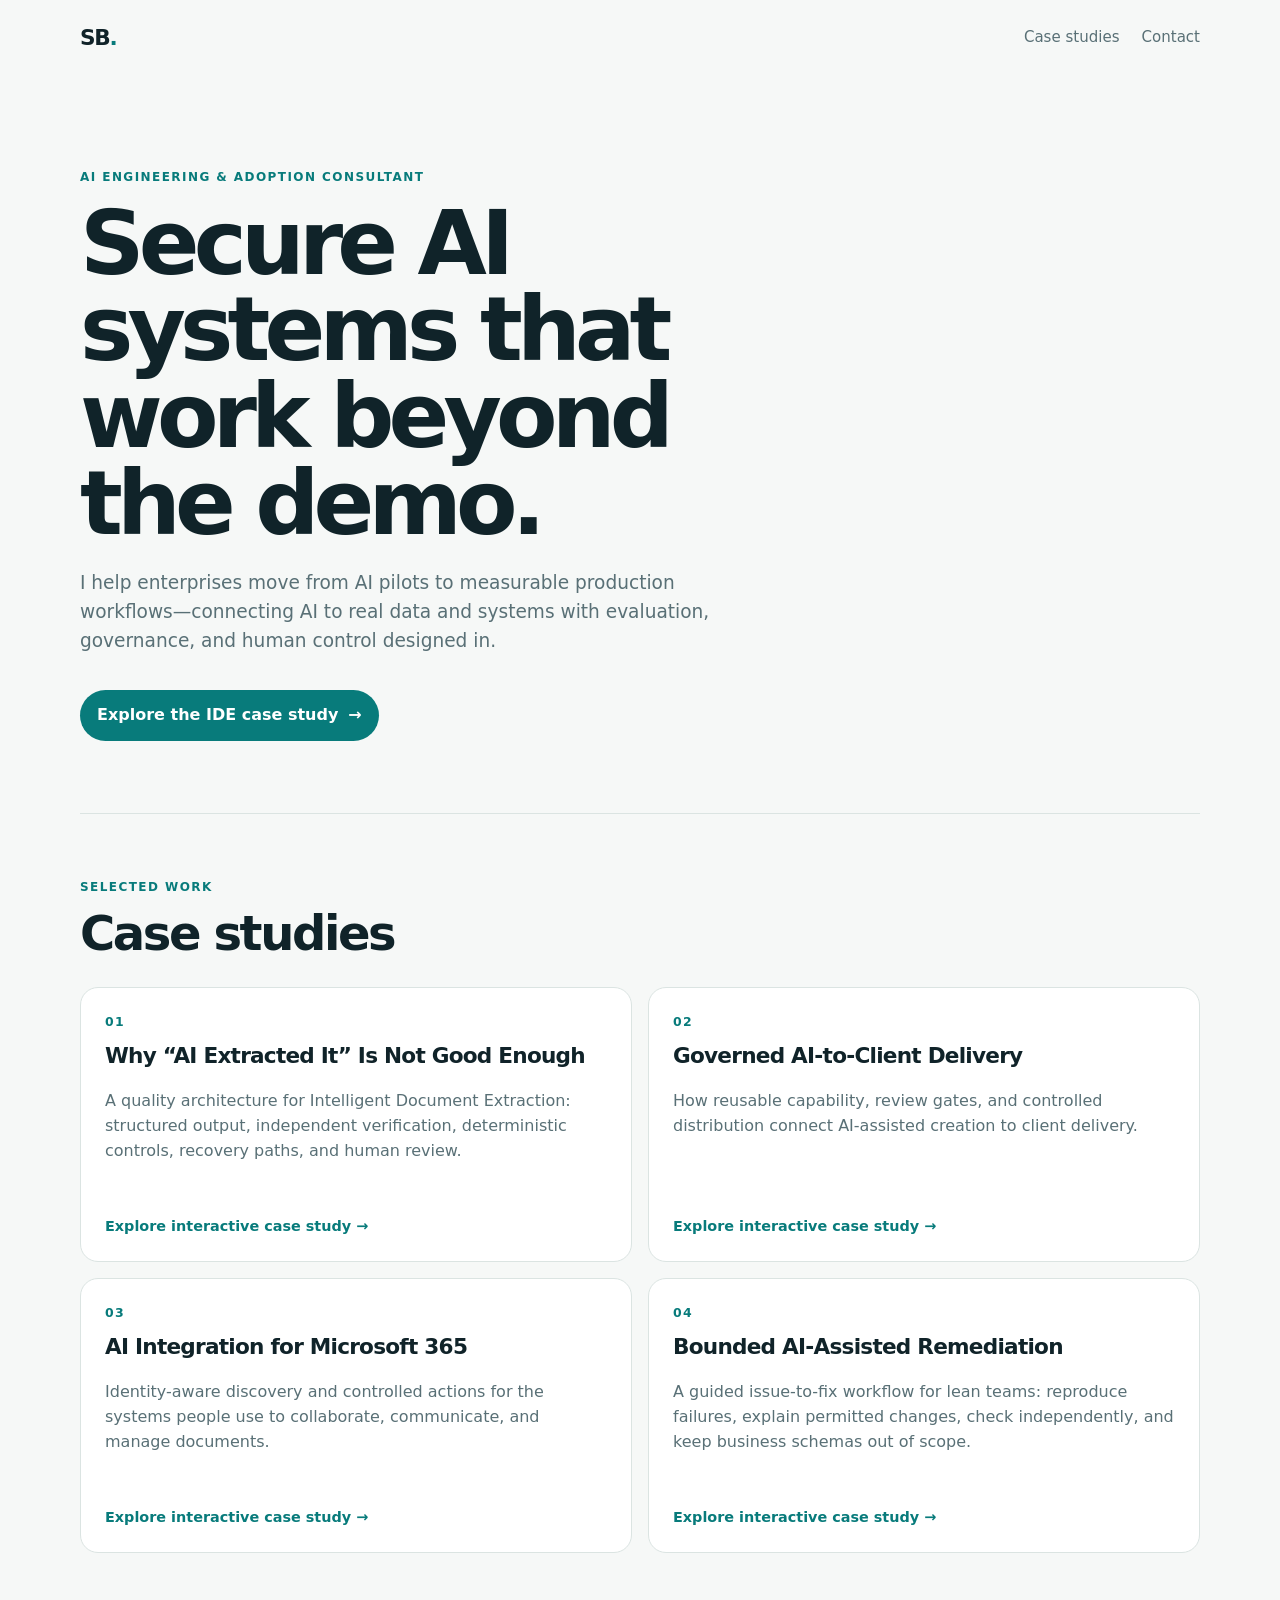
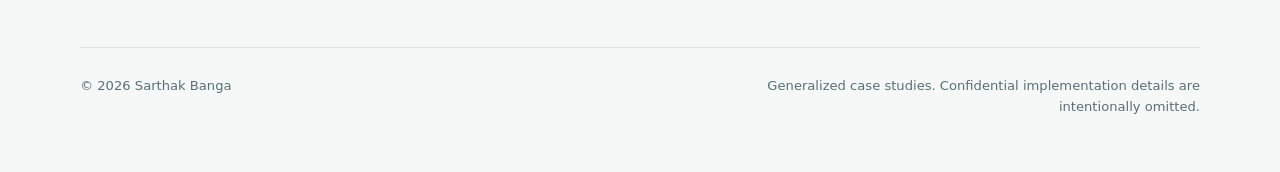
<file: index.html>
<!doctype html>
<html lang="en">
<head>
  <meta charset="utf-8">
  <meta name="viewport" content="width=device-width, initial-scale=1">
  <meta name="description" content="Interactive case studies by Sarthak Banga on secure enterprise AI adoption, document intelligence, evaluation systems, and governed workflow automation.">
  <link rel="canonical" href="https://ai-consulting-portfolio.pages.dev/">
  <meta property="og:type" content="website">
  <meta property="og:site_name" content="Sarthak Banga | AI Engineering &amp; Adoption Consultant">
  <meta property="og:title" content="Sarthak Banga | AI Engineering &amp; Adoption Consultant">
  <meta property="og:description" content="Interactive case studies by Sarthak Banga on secure enterprise AI adoption, document intelligence, evaluation systems, and governed workflow automation.">
  <meta property="og:url" content="https://ai-consulting-portfolio.pages.dev/">
  <meta property="og:image" content="https://ai-consulting-portfolio.pages.dev/assets/og-ide-quality.png">
  <meta property="og:image:type" content="image/png">
  <meta property="og:image:width" content="1200">
  <meta property="og:image:height" content="630">
  <meta property="og:image:alt" content="Featured IDE case study: Why AI Extracted It Is Not Good Enough, by Sarthak Banga.">
  <meta name="twitter:card" content="summary_large_image">
  <meta name="twitter:title" content="Sarthak Banga | AI Engineering &amp; Adoption Consultant">
  <meta name="twitter:description" content="Interactive case studies on secure enterprise AI adoption, document intelligence, evaluation systems, and governed workflow automation.">
  <meta name="twitter:image" content="https://ai-consulting-portfolio.pages.dev/assets/og-ide-quality.png">
  <meta name="twitter:image:alt" content="Featured IDE case study: Why AI Extracted It Is Not Good Enough, by Sarthak Banga.">
  <title>Sarthak Banga | AI Engineering & Adoption Consultant</title>
  <link rel="stylesheet" href="styles/global.css">
</head>
<body>
  <header class="site-header">
    <a class="brand" href="./">SB<span>.</span></a>
    <nav aria-label="Primary navigation"><a href="#case-studies">Case studies</a><a href="mailto:sarthak.prof1991@gmail.com">Contact</a></nav>
  </header>
  <main>
    <section class="hero">
      <p class="eyebrow">AI Engineering & Adoption Consultant</p>
      <h1>Secure AI systems that work beyond the demo.</h1>
      <p class="hero-copy">I help enterprises move from AI pilots to measurable production workflows—connecting AI to real data and systems with evaluation, governance, and human control designed in.</p>
      <a class="button" href="case-studies/ide-quality/">Explore the IDE case study <span aria-hidden="true">→</span></a>
    </section>
    <section id="case-studies" class="case-studies" aria-labelledby="case-studies-title">
      <div class="section-heading"><p class="eyebrow">Selected work</p><h2 id="case-studies-title">Case studies</h2></div>
      <div class="card-grid">
        <a class="case-card featured-card" href="case-studies/ide-quality/">
          <p class="card-number">01</p><h3>Why “AI Extracted It” Is Not Good Enough</h3>
          <p>A quality architecture for Intelligent Document Extraction: structured output, independent verification, deterministic controls, recovery paths, and human review.</p><span>Explore interactive case study →</span>
        </a>
        <a class="case-card featured-card" href="case-studies/governed-ai-exchange/"><p class="card-number">02</p><h3>Governed AI-to-Client Delivery</h3><p>How reusable capability, review gates, and controlled distribution connect AI-assisted creation to client delivery.</p><span>Explore interactive case study →</span></a>
        <a class="case-card featured-card" href="case-studies/microsoft-365-ai-integration/"><p class="card-number">03</p><h3>AI Integration for Microsoft 365</h3><p>Identity-aware discovery and controlled actions for the systems people use to collaborate, communicate, and manage documents.</p><span>Explore interactive case study →</span></a>
        <a class="case-card featured-card" href="case-studies/bounded-ai-remediation/"><p class="card-number">04</p><h3>Bounded AI-Assisted Remediation</h3><p>A guided issue-to-fix workflow for lean teams: reproduce failures, explain permitted changes, check independently, and keep business schemas out of scope.</p><span>Explore interactive case study →</span></a>
      </div>
    </section>
  </main>
  <footer><p>© <span data-year></span> Sarthak Banga</p><p>Generalized case studies. Confidential implementation details are intentionally omitted.</p></footer>
  <script src="scripts/site.js"></script>
</body>
</html>
</file>
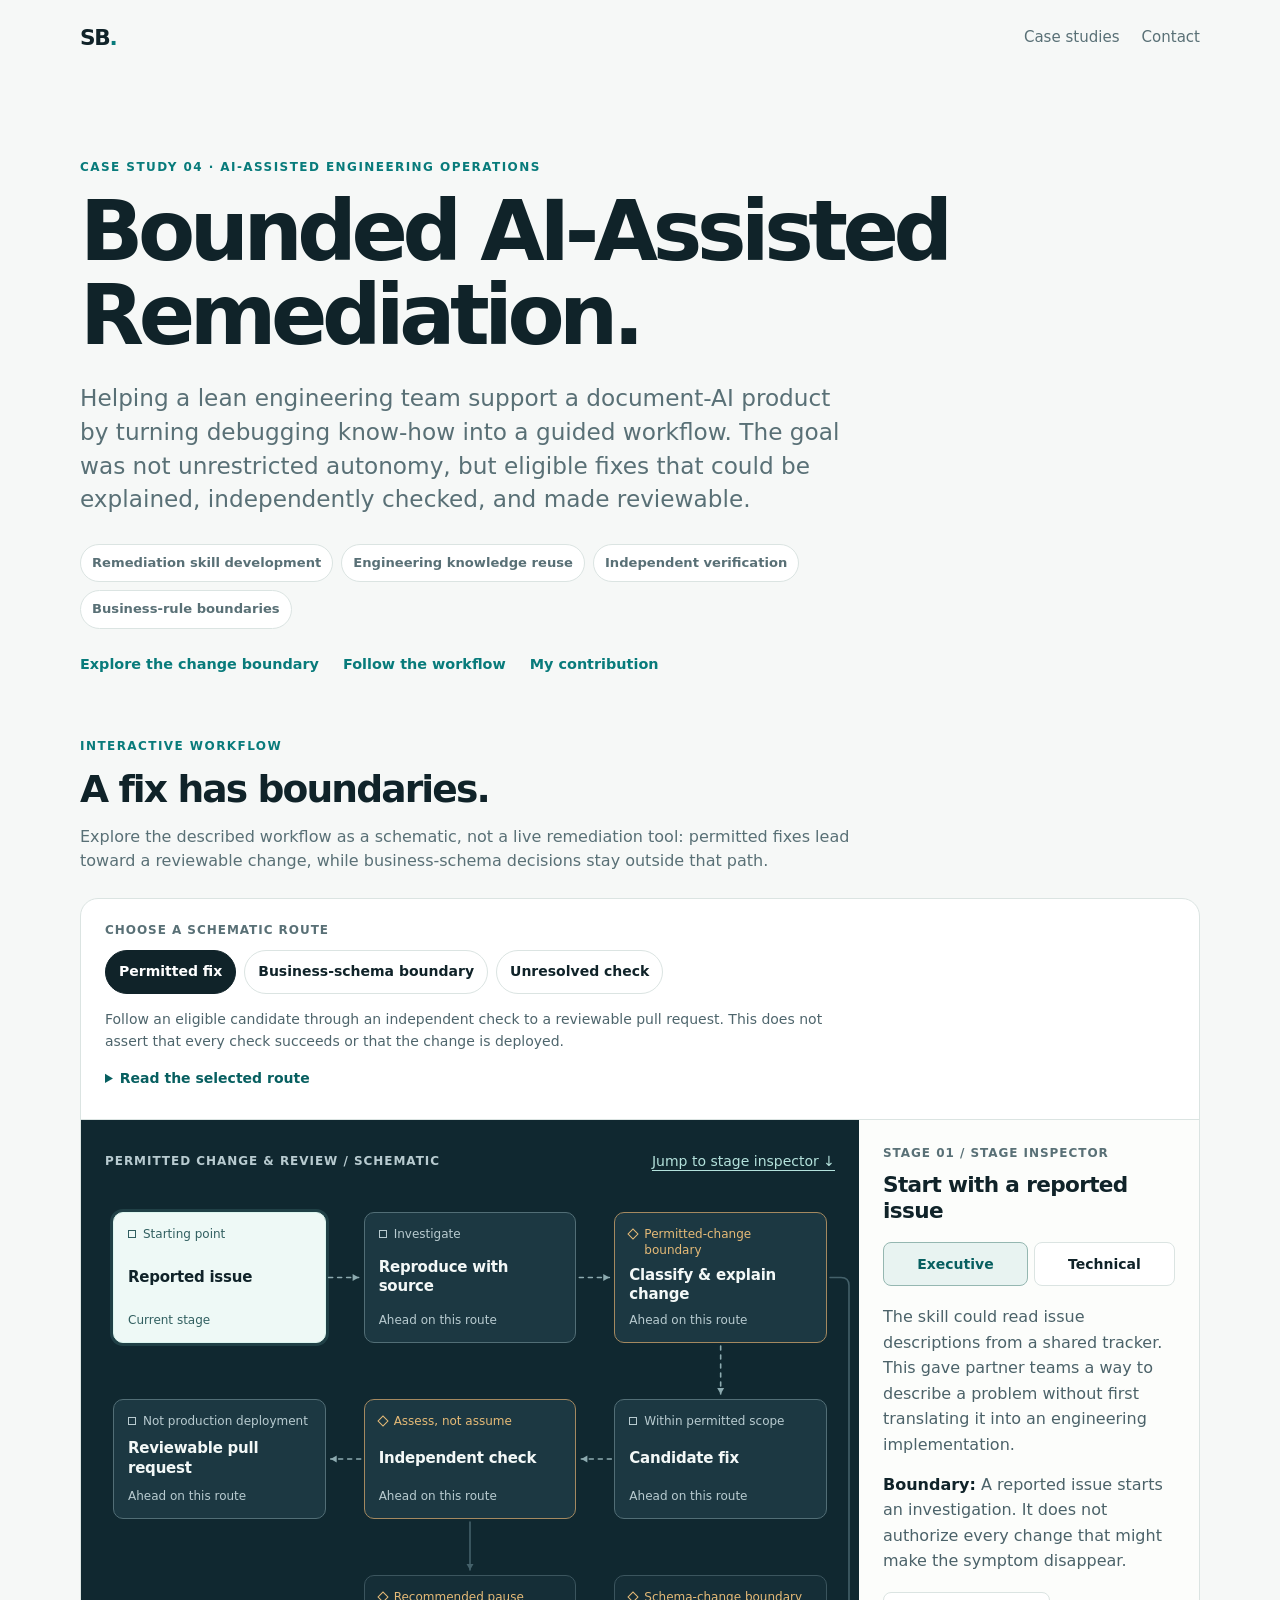
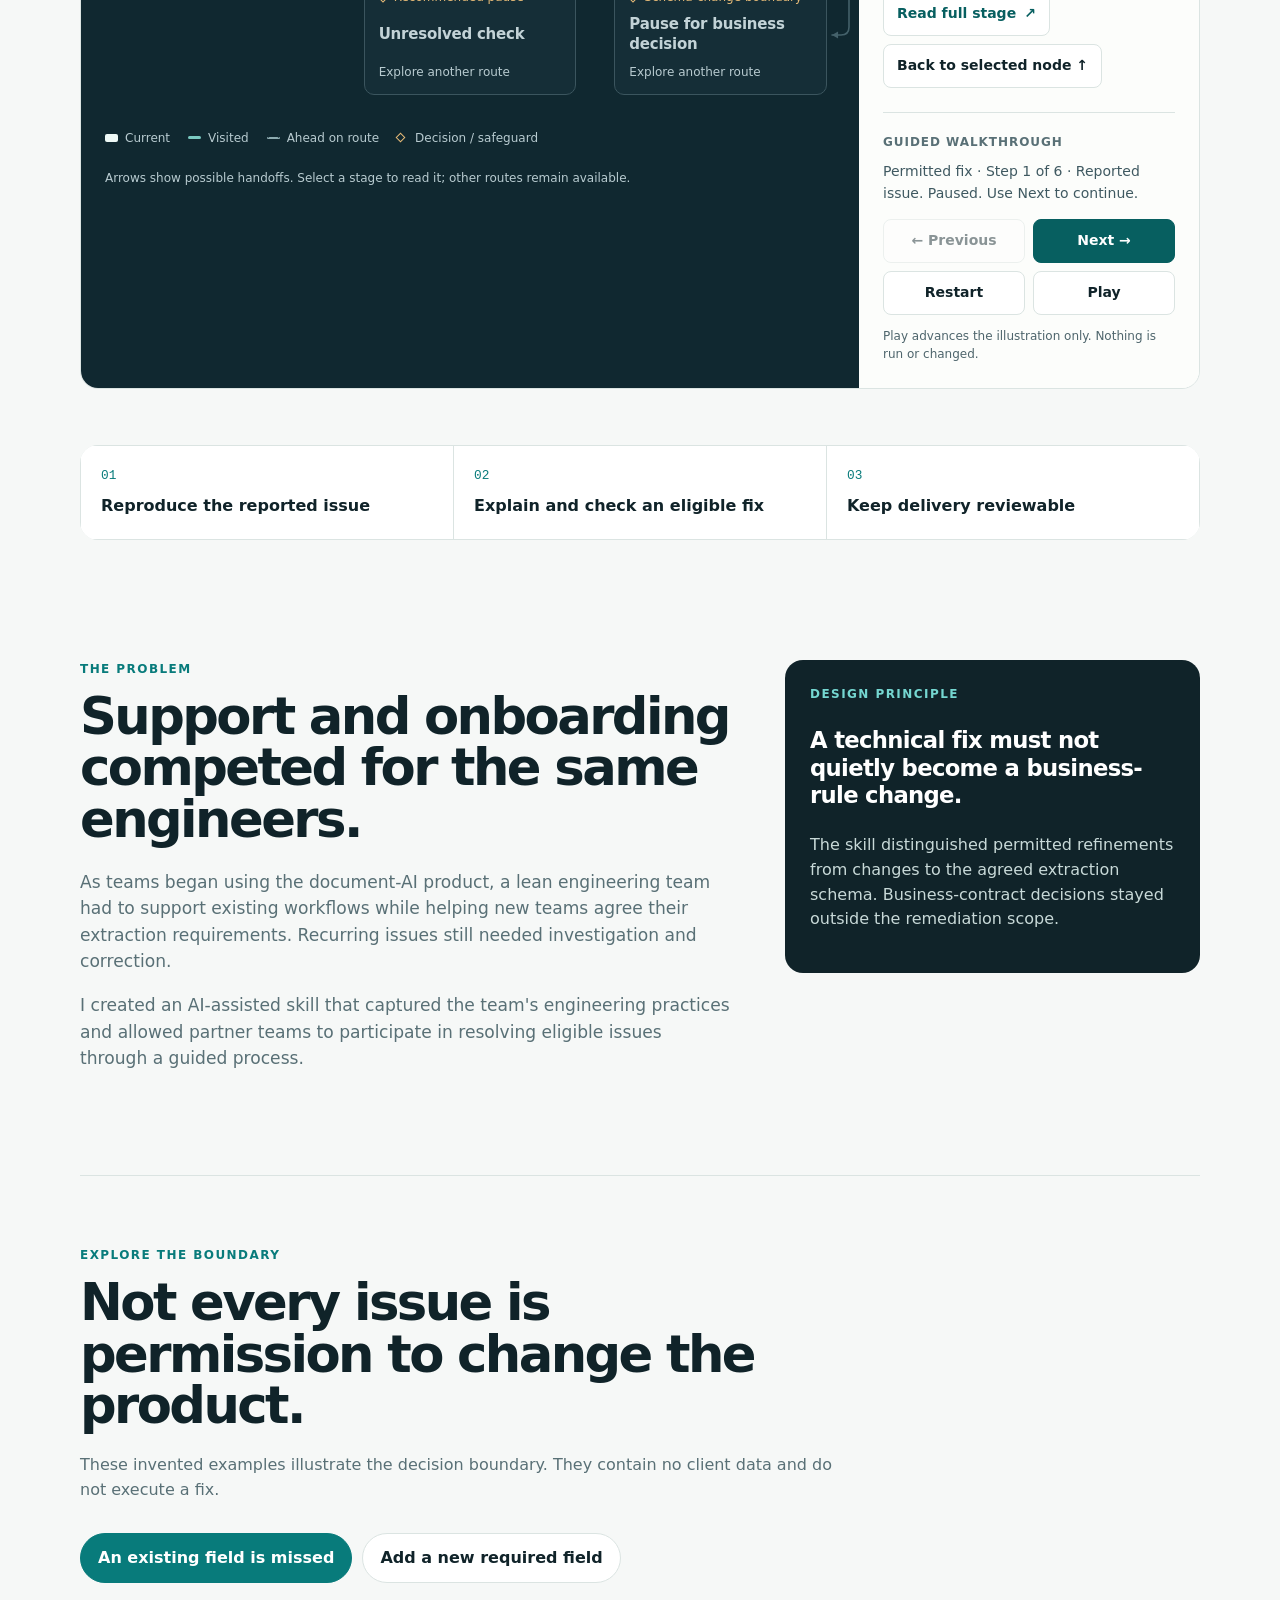
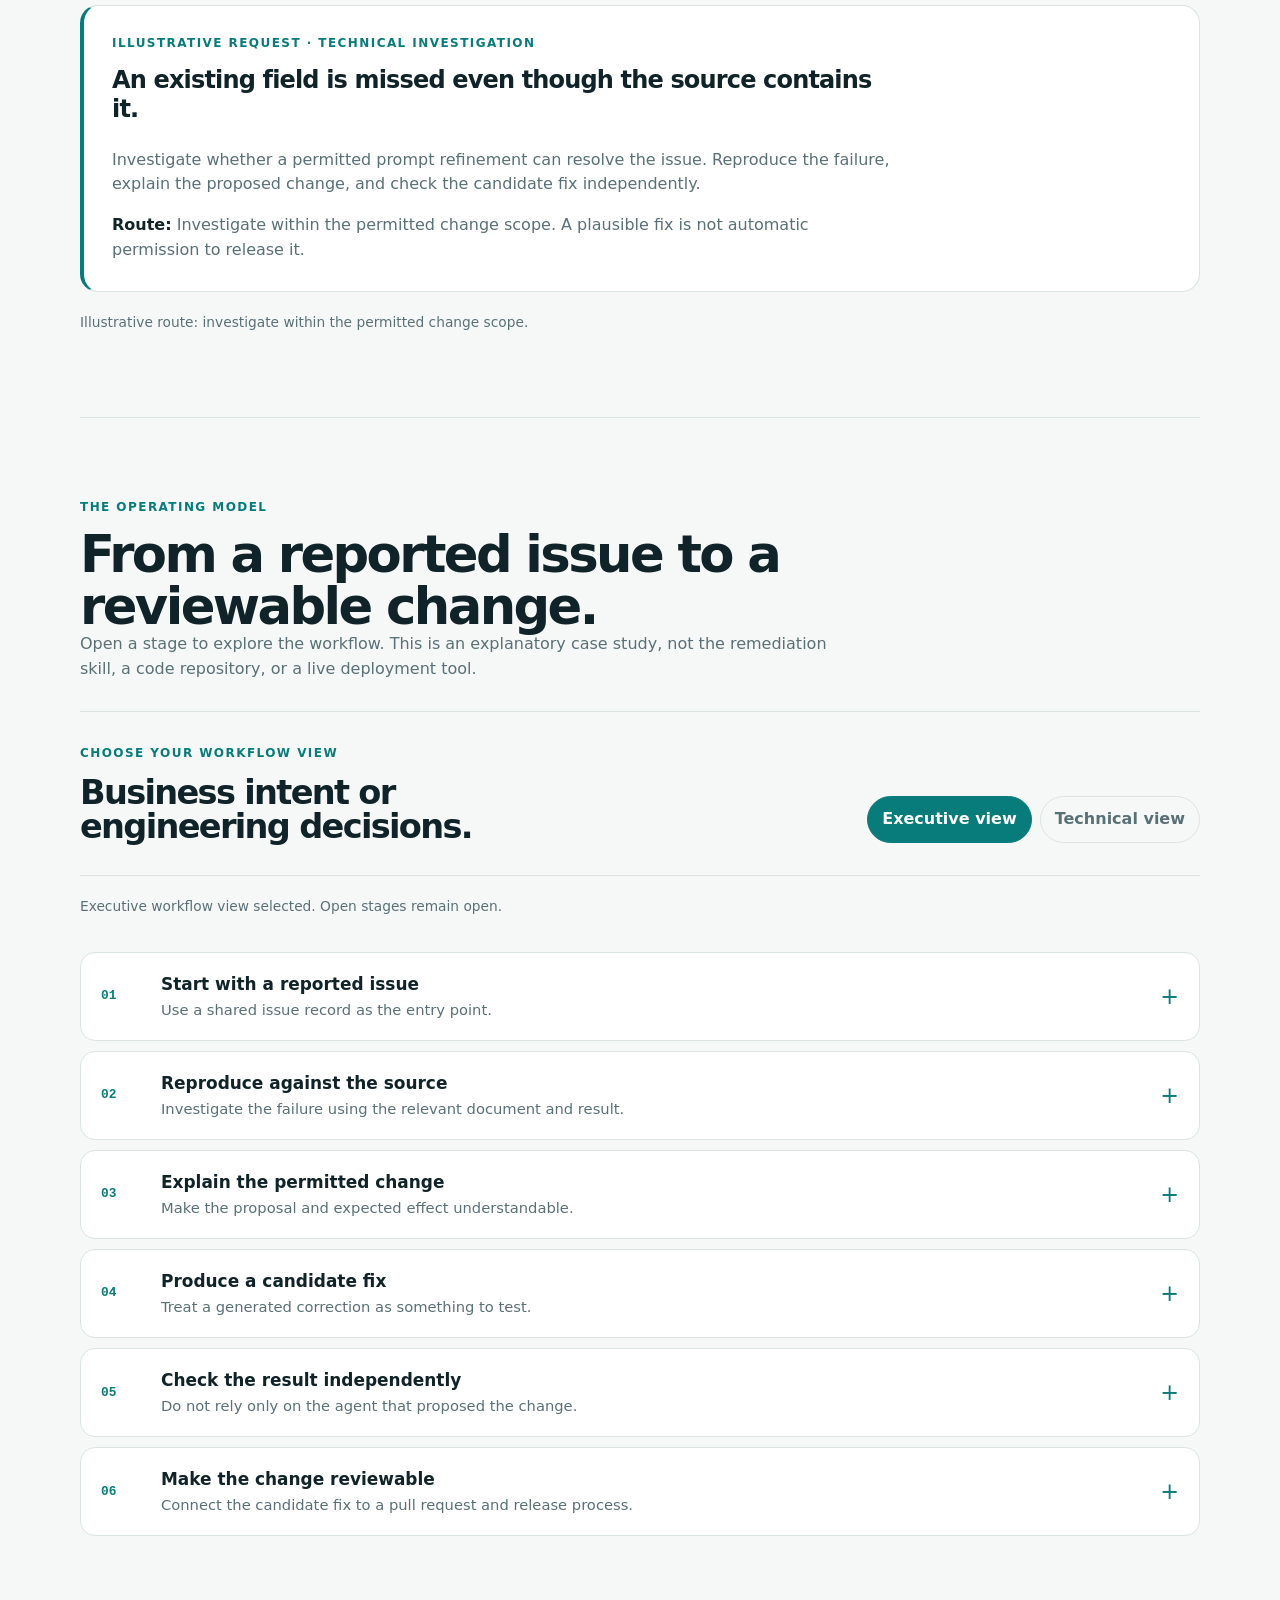
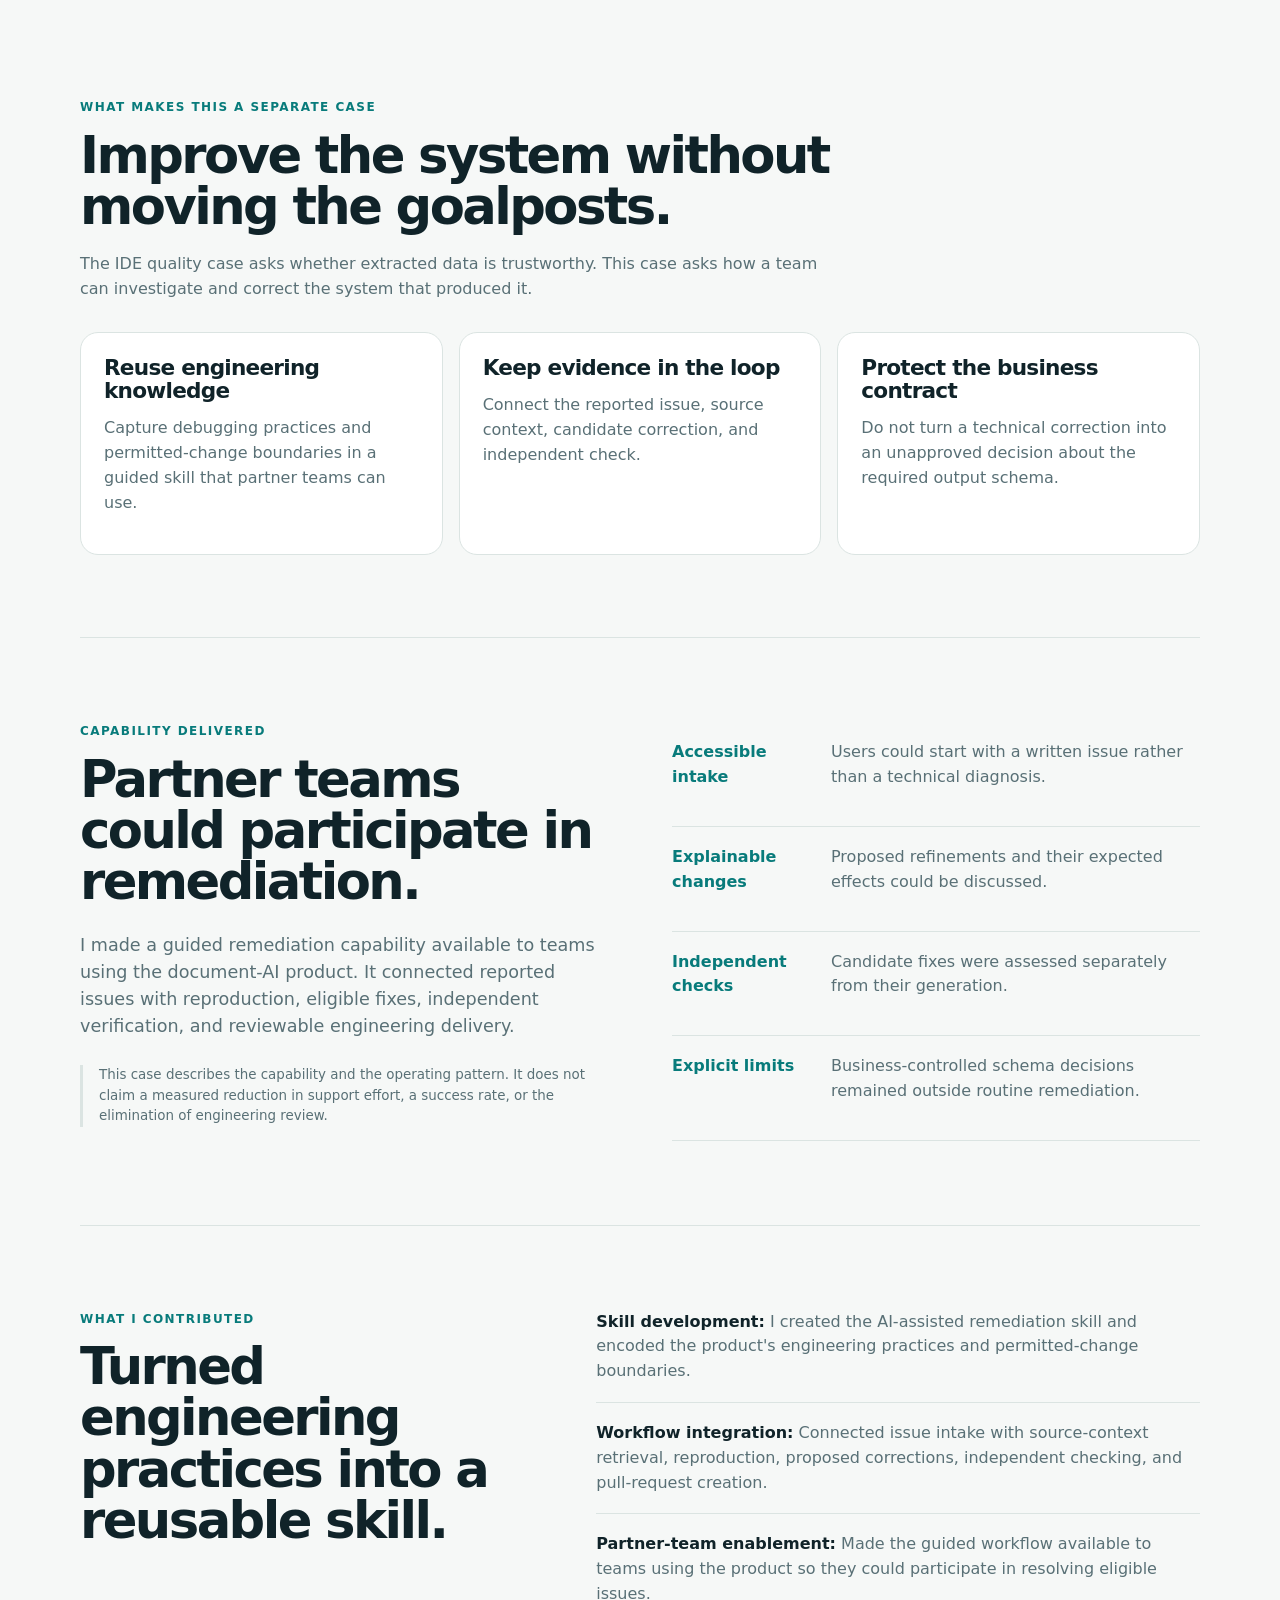
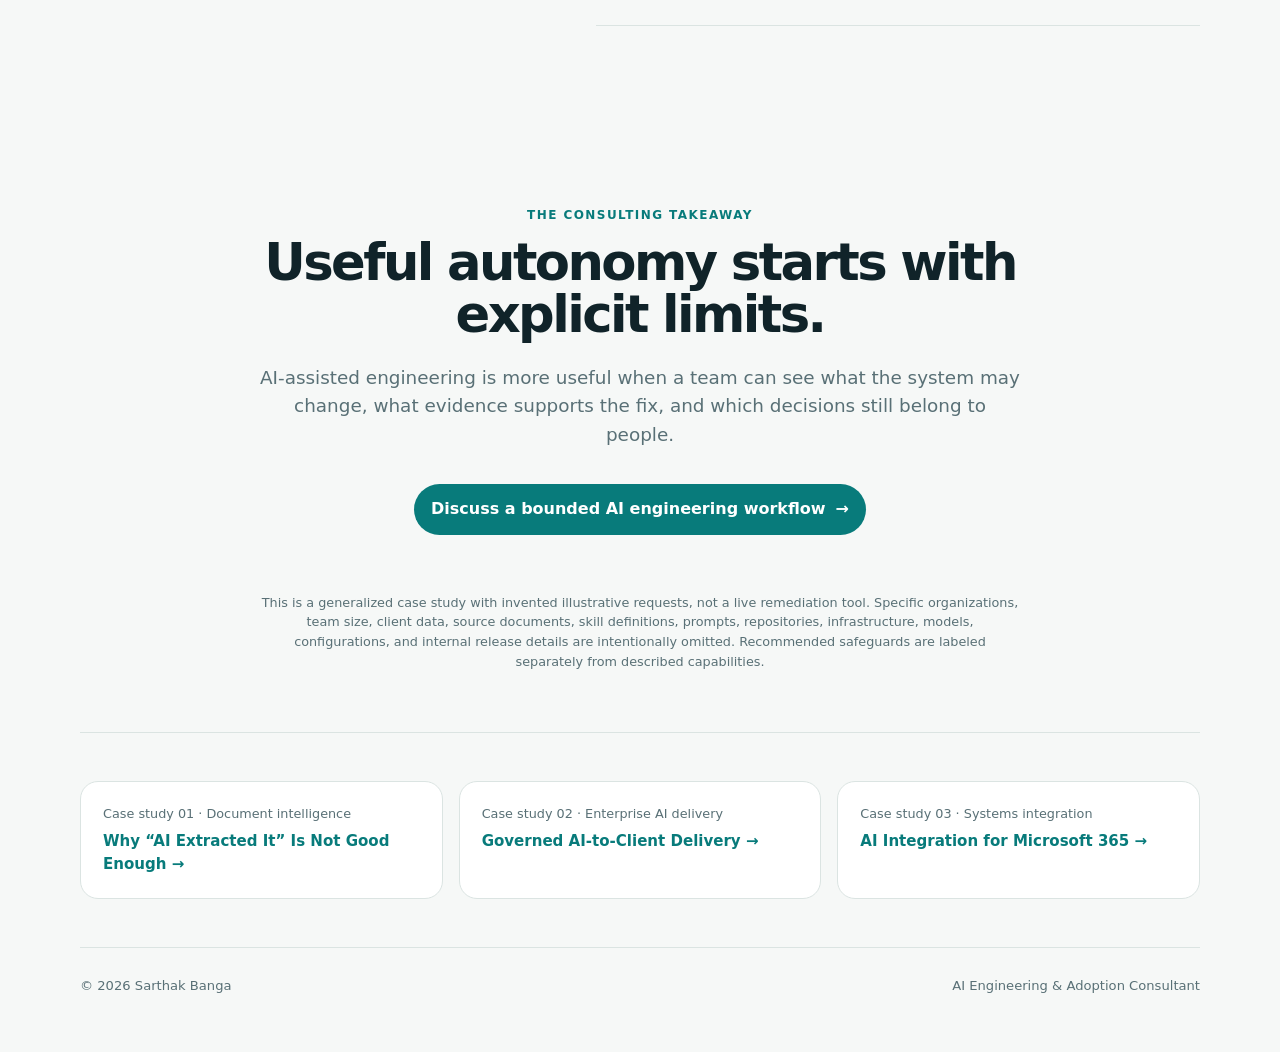
<file: case-studies/bounded-ai-remediation/index.html>
<!doctype html>
<html lang="en">
<head>
  <meta charset="utf-8">
  <meta name="viewport" content="width=device-width, initial-scale=1">
  <meta name="description" content="How a guided remediation skill connected issue reports, source evidence, permitted fixes, and independent checks. A case study by Sarthak Banga.">
  <link rel="canonical" href="https://ai-consulting-portfolio.pages.dev/case-studies/bounded-ai-remediation/">
  <meta property="og:type" content="article">
  <meta property="og:site_name" content="Sarthak Banga | AI Engineering &amp; Adoption Consultant">
  <meta property="og:title" content="Bounded AI-Assisted Remediation">
  <meta property="og:description" content="A guided issue-to-fix workflow for a lean engineering team. Permitted changes, independent checks, and explicit business boundaries.">
  <meta property="og:url" content="https://ai-consulting-portfolio.pages.dev/case-studies/bounded-ai-remediation/">
  <meta property="og:image" content="https://ai-consulting-portfolio.pages.dev/assets/og-bounded-remediation.png">
  <meta property="og:image:type" content="image/png">
  <meta property="og:image:width" content="1200">
  <meta property="og:image:height" content="630">
  <meta property="og:image:alt" content="Bounded AI-Assisted Remediation. Guided fixes, independent checks, explicit limits. Sarthak Banga.">
  <meta name="twitter:card" content="summary_large_image">
  <meta name="twitter:title" content="Bounded AI-Assisted Remediation">
  <meta name="twitter:description" content="A guided issue-to-fix workflow for a lean engineering team. Permitted changes, independent checks, and explicit business boundaries.">
  <meta name="twitter:image" content="https://ai-consulting-portfolio.pages.dev/assets/og-bounded-remediation.png">
  <meta name="twitter:image:alt" content="Bounded AI-Assisted Remediation. Guided fixes, independent checks, explicit limits. Sarthak Banga.">
  <title>Bounded AI-Assisted Remediation | Sarthak Banga</title>
  <link rel="stylesheet" href="../../styles/global.css">
  <link rel="stylesheet" href="../ide-quality/case-study.css">
  <link rel="stylesheet" href="../../styles/case-study-additions.css">
  <link rel="stylesheet" href="../../styles/workflow-map.css">
</head>
<body>
  <a class="skip-link" href="#main-content">Skip to content</a>
  <header class="site-header"><a class="brand" href="../../" aria-label="Sarthak Banga home">SB<span>.</span></a><nav aria-label="Primary navigation"><a href="../../#case-studies">Case studies</a><a href="mailto:sarthak.prof1991@gmail.com">Contact</a></nav></header>
  <main id="main-content">
    <section class="case-hero">
      <p class="eyebrow">Case study 04 · AI-assisted engineering operations</p>
      <h1>Bounded AI-Assisted Remediation.</h1>
      <p class="lede">Helping a lean engineering team support a document-AI product by turning debugging know-how into a guided workflow. The goal was not unrestricted autonomy, but eligible fixes that could be explained, independently checked, and made reviewable.</p>
      <div class="role-strip"><span>Remediation skill development</span><span>Engineering knowledge reuse</span><span>Independent verification</span><span>Business-rule boundaries</span></div>
      <nav class="chapter-links" aria-label="On this page"><a href="#change-boundary">Explore the change boundary</a><a href="#workflow">Follow the workflow</a><a href="#contribution">My contribution</a></nav>
    </section>
    <section class="workflow-map" id="interactive-flow" data-workflow-map="remediation" aria-labelledby="interactive-flow-title">
      <div class="wm-intro"><p class="eyebrow">Interactive workflow</p><h2 id="interactive-flow-title">A fix has boundaries.</h2><p>Explore the described workflow as a schematic, not a live remediation tool: permitted fixes lead toward a reviewable change, while business-schema decisions stay outside that path.</p></div>
      <p class="wm-fallback-note" data-map-fallback><a href="#workflow-title">Read the workflow stages below →</a><noscript> Interactive routes require JavaScript; the full narrative remains available.</noscript></p>
      <div class="wm-app" data-map-body hidden></div>
    </section>
    <ol class="journey" aria-label="Remediation model at a glance"><li><span>01</span><strong>Reproduce the reported issue</strong></li><li><span>02</span><strong>Explain and check an eligible fix</strong></li><li><span>03</span><strong>Keep delivery reviewable</strong></li></ol>
    <section class="story-grid">
      <article><p class="eyebrow">The problem</p><h2>Support and onboarding competed for the same engineers.</h2><p>As teams began using the document-AI product, a lean engineering team had to support existing workflows while helping new teams agree their extraction requirements. Recurring issues still needed investigation and correction.</p><p>I created an AI-assisted skill that captured the team's engineering practices and allowed partner teams to participate in resolving eligible issues through a guided process.</p></article>
      <aside class="principle-card"><p class="eyebrow">Design principle</p><p class="quote">A technical fix must not quietly become a business-rule change.</p><p>The skill distinguished permitted refinements from changes to the agreed extraction schema. Business-contract decisions stayed outside the remediation scope.</p></aside>
    </section>
    <section class="boundary-section" id="change-boundary" aria-labelledby="boundary-title">
      <div class="section-heading"><p class="eyebrow">Explore the boundary</p><h2 id="boundary-title">Not every issue is permission to change the product.</h2><p>These invented examples illustrate the decision boundary. They contain no client data and do not execute a fix.</p></div>
      <div class="boundary-picker" data-boundary-picker hidden role="group" aria-label="Choose an illustrative change request"><button class="boundary-button active" type="button" data-boundary="technical" aria-controls="boundary-technical" aria-pressed="true">An existing field is missed</button><button class="boundary-button" type="button" data-boundary="business" aria-controls="boundary-business" aria-pressed="false">Add a new required field</button></div>
      <div class="boundary-scenarios">
        <article class="boundary-card" id="boundary-technical" data-scenario="technical"><p class="eyebrow">Illustrative request · Technical investigation</p><h3>An existing field is missed even though the source contains it.</h3><p>Investigate whether a permitted prompt refinement can resolve the issue. Reproduce the failure, explain the proposed change, and check the candidate fix independently.</p><p><strong>Route:</strong> Investigate within the permitted change scope. A plausible fix is not automatic permission to release it.</p></article>
        <article class="boundary-card" id="boundary-business" data-scenario="business"><p class="eyebrow">Illustrative request · Business decision</p><h3>Add a new required field to the extraction output.</h3><p>This changes the agreed data contract rather than simply correcting an existing extraction behavior. The relevant business stakeholders need to decide what the field means and when it is required.</p><p><strong>Route:</strong> Pause for a business decision. Do not silently change the schema as part of remediation.</p></article>
      </div>
      <p class="reading-note" data-boundary-status role="status" aria-live="polite"></p>
    </section>
    <section class="workflow-section" id="workflow" aria-labelledby="workflow-title">
      <div class="section-heading"><p class="eyebrow">The operating model</p><h2 id="workflow-title">From a reported issue to a reviewable change.</h2><p>Open a stage to explore the workflow. This is an explanatory case study, not the remediation skill, a code repository, or a live deployment tool.</p></div>
      <div class="view-switch" data-view-switch hidden><div><p class="eyebrow">Choose your workflow view</p><h2>Business intent or engineering decisions.</h2></div><div class="switch-buttons" role="group" aria-label="Select a workflow view"><button class="view-button active" data-view="executive" type="button" aria-pressed="true">Executive view</button><button class="view-button" data-view="technical" type="button" aria-pressed="false">Technical view</button></div></div>
      <p class="reading-note" data-view-status role="status" aria-live="polite">Executive workflow view selected. Open stages remain open.</p>
      <div class="pipeline">
        <details class="stage"><summary class="stage-button"><span class="stage-index">01</span><span><span class="stage-title">Start with a reported issue</span><span class="stage-summary">Use a shared issue record as the entry point.</span></span><span class="stage-symbol" aria-hidden="true">+</span></summary><div class="stage-panel">
          <div data-audience="executive"><p>The skill could read issue descriptions from a shared tracker. This gave partner teams a way to describe a problem without first translating it into an engineering implementation.</p><p><strong>Boundary:</strong> A reported issue starts an investigation. It does not authorize every change that might make the symptom disappear.</p></div>
          <div data-audience="technical" hidden><p>The skill interpreted a recorded issue and used the product's engineering practices to guide the next steps. Those practices were packaged into a reusable workflow rather than left as informal debugging knowledge.</p><p><strong>Design consideration:</strong> Keep the user's observed problem separate from a proposed diagnosis or solution.</p></div>
        </div></details>
        <details class="stage"><summary class="stage-button"><span class="stage-index">02</span><span><span class="stage-title">Reproduce against the source</span><span class="stage-summary">Investigate the failure using the relevant document and result.</span></span><span class="stage-symbol" aria-hidden="true">+</span></summary><div class="stage-panel">
          <div data-audience="executive"><p>The workflow could retrieve the relevant source document and extraction result, then reproduce the reported issue. The investigation was tied to the document behavior, not just the wording of a complaint.</p><p><strong>Purpose:</strong> Establish what went wrong before deciding what should change.</p></div>
          <div data-audience="technical" hidden><p>The skill connected issue intake with source and extraction context from the document-AI workflow. Reproduction provided evidence for evaluating a candidate correction.</p><p><strong>Recommended safeguard:</strong> If reproduction is inconclusive, retain that uncertainty rather than reporting a confirmed diagnosis.</p></div>
        </div></details>
        <details class="stage"><summary class="stage-button"><span class="stage-index">03</span><span><span class="stage-title">Explain the permitted change</span><span class="stage-summary">Make the proposal and expected effect understandable.</span></span><span class="stage-symbol" aria-hidden="true">+</span></summary><div class="stage-panel">
          <div data-audience="executive"><p>The skill explained a proposed prompt change and its expected impact so a user could discuss it and make an informed decision. Changes to the agreed schema were treated as business decisions, not routine bug fixes.</p><p><strong>Boundary:</strong> Explaining an expected effect is not evidence that the effect has already been achieved.</p></div>
          <div data-audience="technical" hidden><p>Product-specific coding practices and change limits were part of the skill's guidance. The change surface allowed eligible prompt refinements while excluding silent schema changes.</p><p><strong>Tradeoff:</strong> A useful remediation tool needs enough scope to correct behavior without redefining what the business asked the product to extract.</p></div>
        </div></details>
        <details class="stage"><summary class="stage-button"><span class="stage-index">04</span><span><span class="stage-title">Produce a candidate fix</span><span class="stage-summary">Treat a generated correction as something to test.</span></span><span class="stage-symbol" aria-hidden="true">+</span></summary><div class="stage-panel">
          <div data-audience="executive"><p>The skill could prepare an eligible correction within its described change boundaries. The result was a candidate fix, not a declaration that the whole product was now correct.</p><p><strong>Handoff:</strong> Move the candidate to a separate verification step before treating the reported issue as resolved.</p></div>
          <div data-audience="technical" hidden><p>The workflow paired proposed changes with the issue and document context used during investigation. This kept the correction connected to the failure it was intended to address.</p><p><strong>Recommended safeguard:</strong> Keep the change focused. A local defect is not a reason to include unrelated modifications.</p></div>
        </div></details>
        <details class="stage"><summary class="stage-button"><span class="stage-index">05</span><span><span class="stage-title">Check the result independently</span><span class="stage-summary">Do not rely only on the agent that proposed the change.</span></span><span class="stage-symbol" aria-hidden="true">+</span></summary><div class="stage-panel">
          <div data-audience="executive"><p>A separate checker assessed the issue after the proposed correction. This applied the doer/checker principle to engineering remediation, not only to the quality of extracted data.</p><p><strong>Limit:</strong> A check of the reported issue is not proof that every document or downstream workflow is free of regressions.</p></div>
          <div data-audience="technical" hidden><p>The skill used independent verification rather than leaving validation entirely to the producer of the fix. That separation was a deliberate part of the remediation workflow.</p><p><strong>Recommended safeguard:</strong> Choose additional regression checks based on the change's possible reach. This is an operating recommendation, not a claim about a particular internal test suite.</p></div>
        </div></details>
        <details class="stage"><summary class="stage-button"><span class="stage-index">06</span><span><span class="stage-title">Make the change reviewable</span><span class="stage-summary">Connect the candidate fix to a pull request and release process.</span></span><span class="stage-symbol" aria-hidden="true">+</span></summary><div class="stage-panel">
          <div data-audience="executive"><p>The skill could create a pull request with a proposed correction. The public lesson is to make the change inspectable and keep release responsibility explicit, rather than equating “the agent fixed it” with permission to ship.</p><p><strong>Release boundary:</strong> Apply the relevant review and release requirements. This case does not claim a universal approval mechanism or unrestricted autonomous production changes.</p></div>
          <div data-audience="technical" hidden><p>Pull-request creation connected investigation to a reviewable engineering proposal. The public account intentionally omits internal repositories, implementation details, and release configuration.</p><p><strong>Recommended safeguard:</strong> Treat verification evidence, change review, and release authorization as distinct decisions. A generated pull request does not establish that all three are complete.</p></div>
        </div></details>
      </div>
    </section>
    <section class="quality-section"><div class="section-heading"><p class="eyebrow">What makes this a separate case</p><h2>Improve the system without moving the goalposts.</h2><p>The IDE quality case asks whether extracted data is trustworthy. This case asks how a team can investigate and correct the system that produced it.</p></div><div class="quality-grid"><article><h3>Reuse engineering knowledge</h3><p>Capture debugging practices and permitted-change boundaries in a guided skill that partner teams can use.</p></article><article><h3>Keep evidence in the loop</h3><p>Connect the reported issue, source context, candidate correction, and independent check.</p></article><article><h3>Protect the business contract</h3><p>Do not turn a technical correction into an unapproved decision about the required output schema.</p></article></div></section>
    <section class="impact-section"><div class="impact-copy"><p class="eyebrow">Capability delivered</p><h2>Partner teams could participate in remediation.</h2><p>I made a guided remediation capability available to teams using the document-AI product. It connected reported issues with reproduction, eligible fixes, independent verification, and reviewable engineering delivery.</p><p class="evidence-note">This case describes the capability and the operating pattern. It does not claim a measured reduction in support effort, a success rate, or the elimination of engineering review.</p></div><div class="impact-list"><div><strong>Accessible intake</strong><span>Users could start with a written issue rather than a technical diagnosis.</span></div><div><strong>Explainable changes</strong><span>Proposed refinements and their expected effects could be discussed.</span></div><div><strong>Independent checks</strong><span>Candidate fixes were assessed separately from their generation.</span></div><div><strong>Explicit limits</strong><span>Business-controlled schema decisions remained outside routine remediation.</span></div></div></section>
    <section class="role-section" id="contribution"><div><p class="eyebrow">What I contributed</p><h2>Turned engineering practices into a reusable skill.</h2></div><div class="role-list"><p><strong>Skill development:</strong> I created the AI-assisted remediation skill and encoded the product's engineering practices and permitted-change boundaries.</p><p><strong>Workflow integration:</strong> Connected issue intake with source-context retrieval, reproduction, proposed corrections, independent checking, and pull-request creation.</p><p><strong>Partner-team enablement:</strong> Made the guided workflow available to teams using the product so they could participate in resolving eligible issues.</p></div></section>
    <section class="closing"><p class="eyebrow">The consulting takeaway</p><h2>Useful autonomy starts with explicit limits.</h2><p>AI-assisted engineering is more useful when a team can see what the system may change, what evidence supports the fix, and which decisions still belong to people.</p><a class="button" href="mailto:sarthak.prof1991@gmail.com">Discuss a bounded AI engineering workflow <span aria-hidden="true">→</span></a></section>
    <p class="confidentiality">This is a generalized case study with invented illustrative requests, not a live remediation tool. Specific organizations, team size, client data, source documents, skill definitions, prompts, repositories, infrastructure, models, configurations, and internal release details are intentionally omitted. Recommended safeguards are labeled separately from described capabilities.</p>
    <nav class="related-studies related-studies-three" aria-label="Related case studies"><a href="../ide-quality/"><span>Case study 01 · Document intelligence</span><strong>Why “AI Extracted It” Is Not Good Enough →</strong></a><a href="../governed-ai-exchange/"><span>Case study 02 · Enterprise AI delivery</span><strong>Governed AI-to-Client Delivery →</strong></a><a href="../microsoft-365-ai-integration/"><span>Case study 03 · Systems integration</span><strong>AI Integration for Microsoft 365 →</strong></a></nav>
  </main>
  <footer><p>© <span data-year></span> Sarthak Banga</p><p>AI Engineering &amp; Adoption Consultant</p></footer>
  <script src="../../scripts/site.js"></script>
  <script src="../../scripts/case-study-views.js"></script>
  <script src="../../scripts/remediation-boundaries.js"></script>
  <script src="../../scripts/workflow-map-data.js"></script>
  <script src="../../scripts/workflow-map.js"></script>
</body>
</html>
</file>
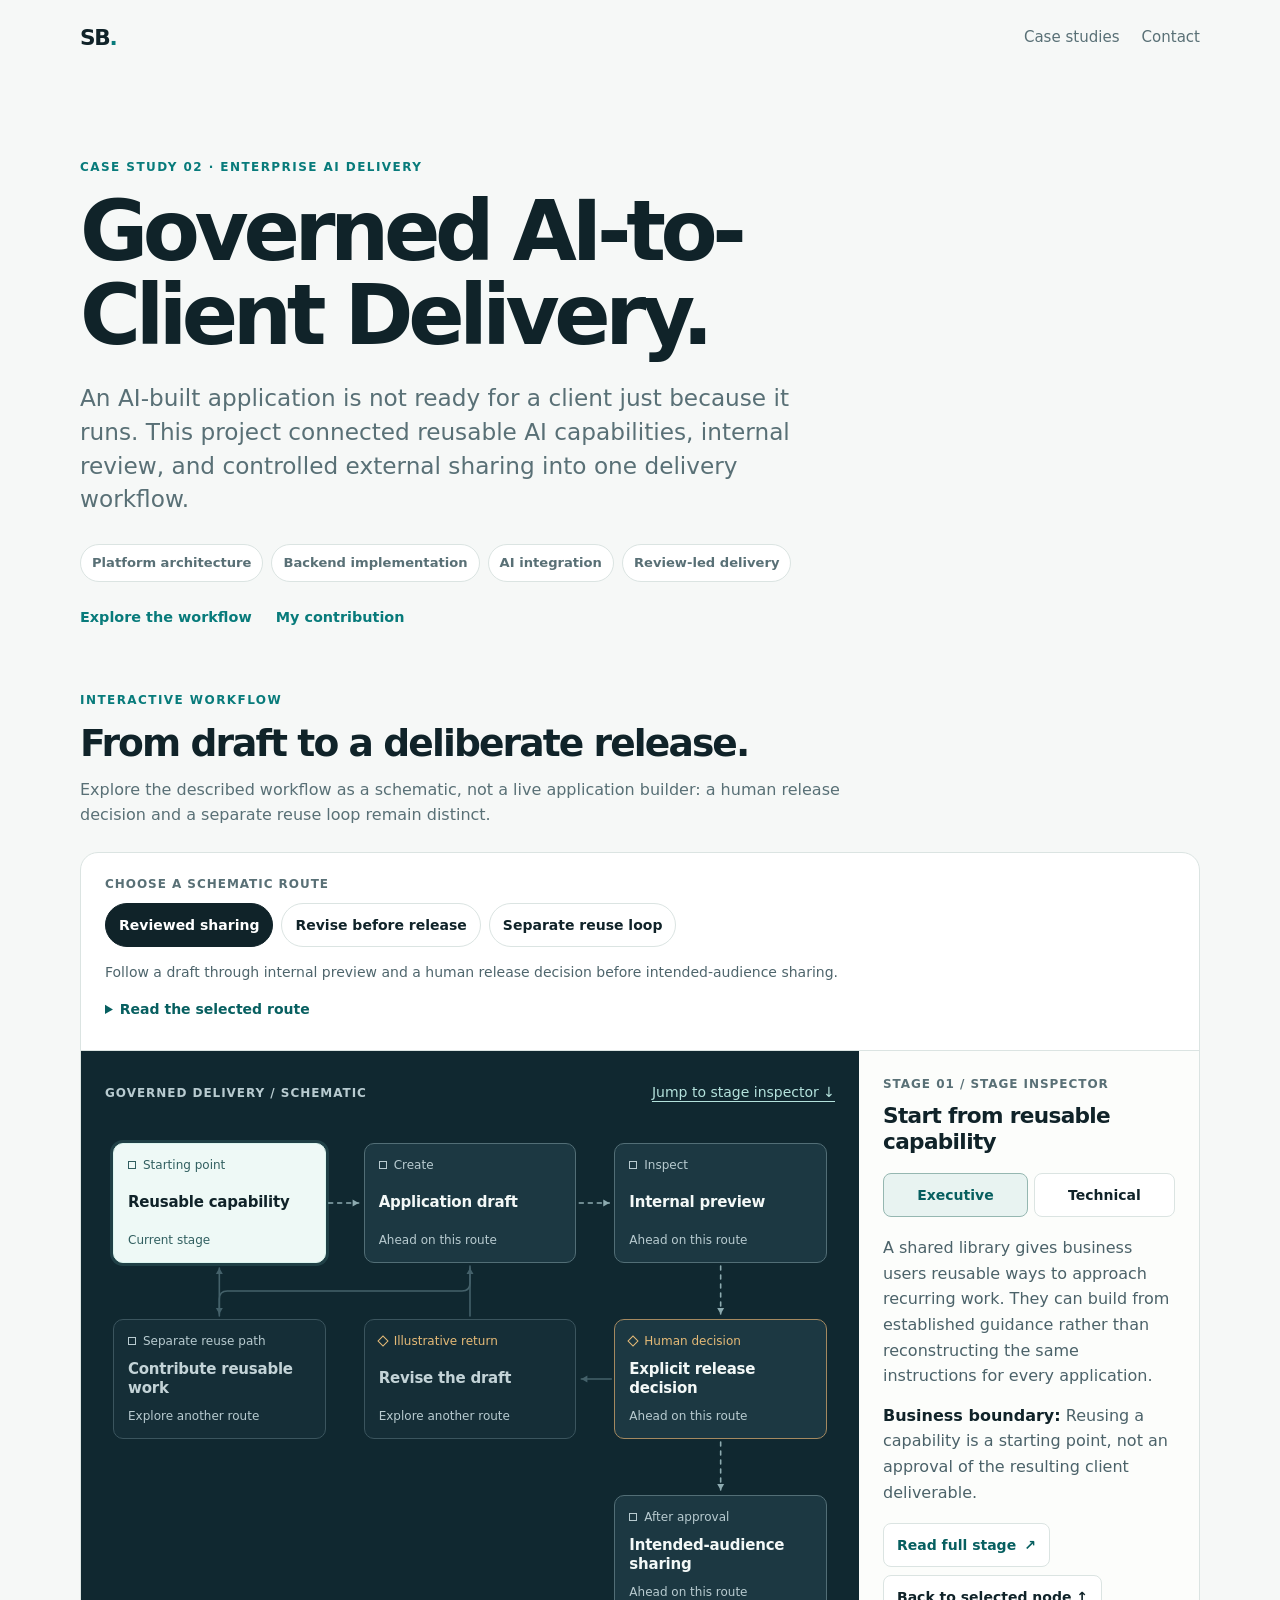
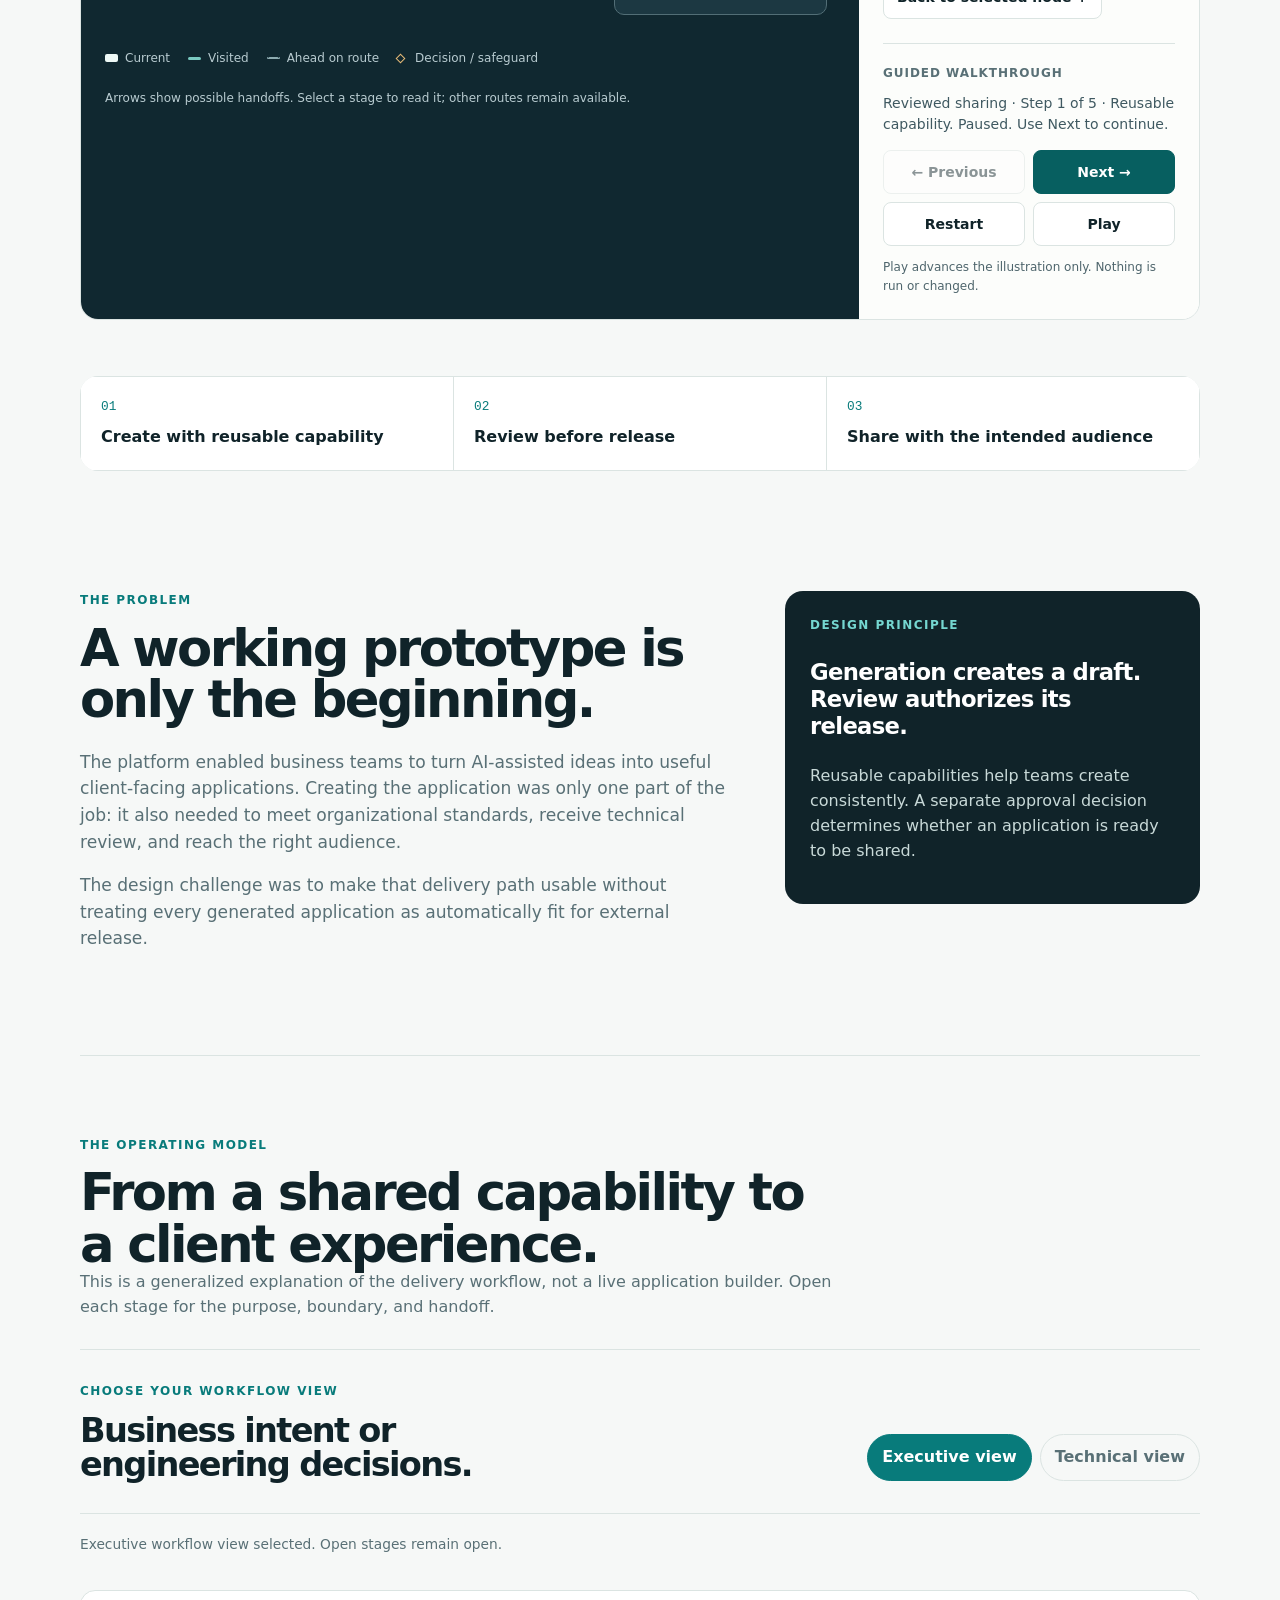
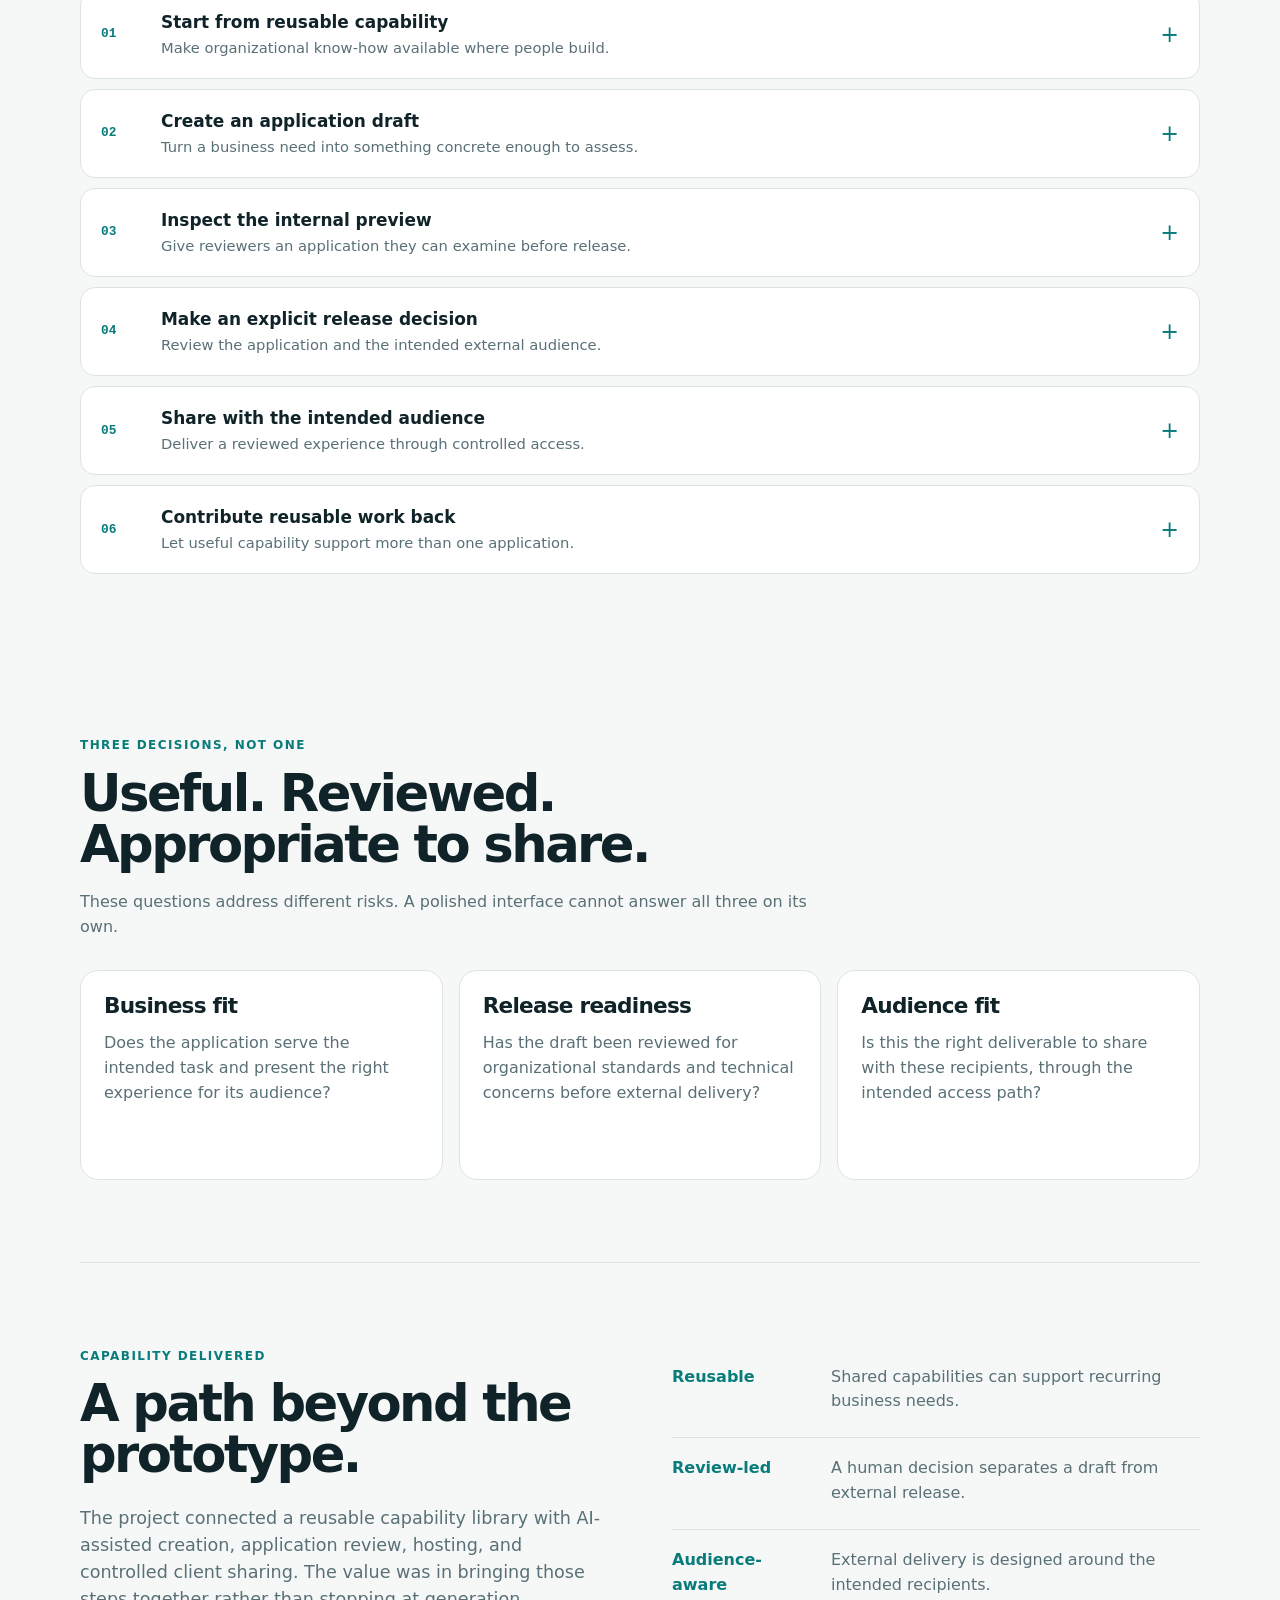
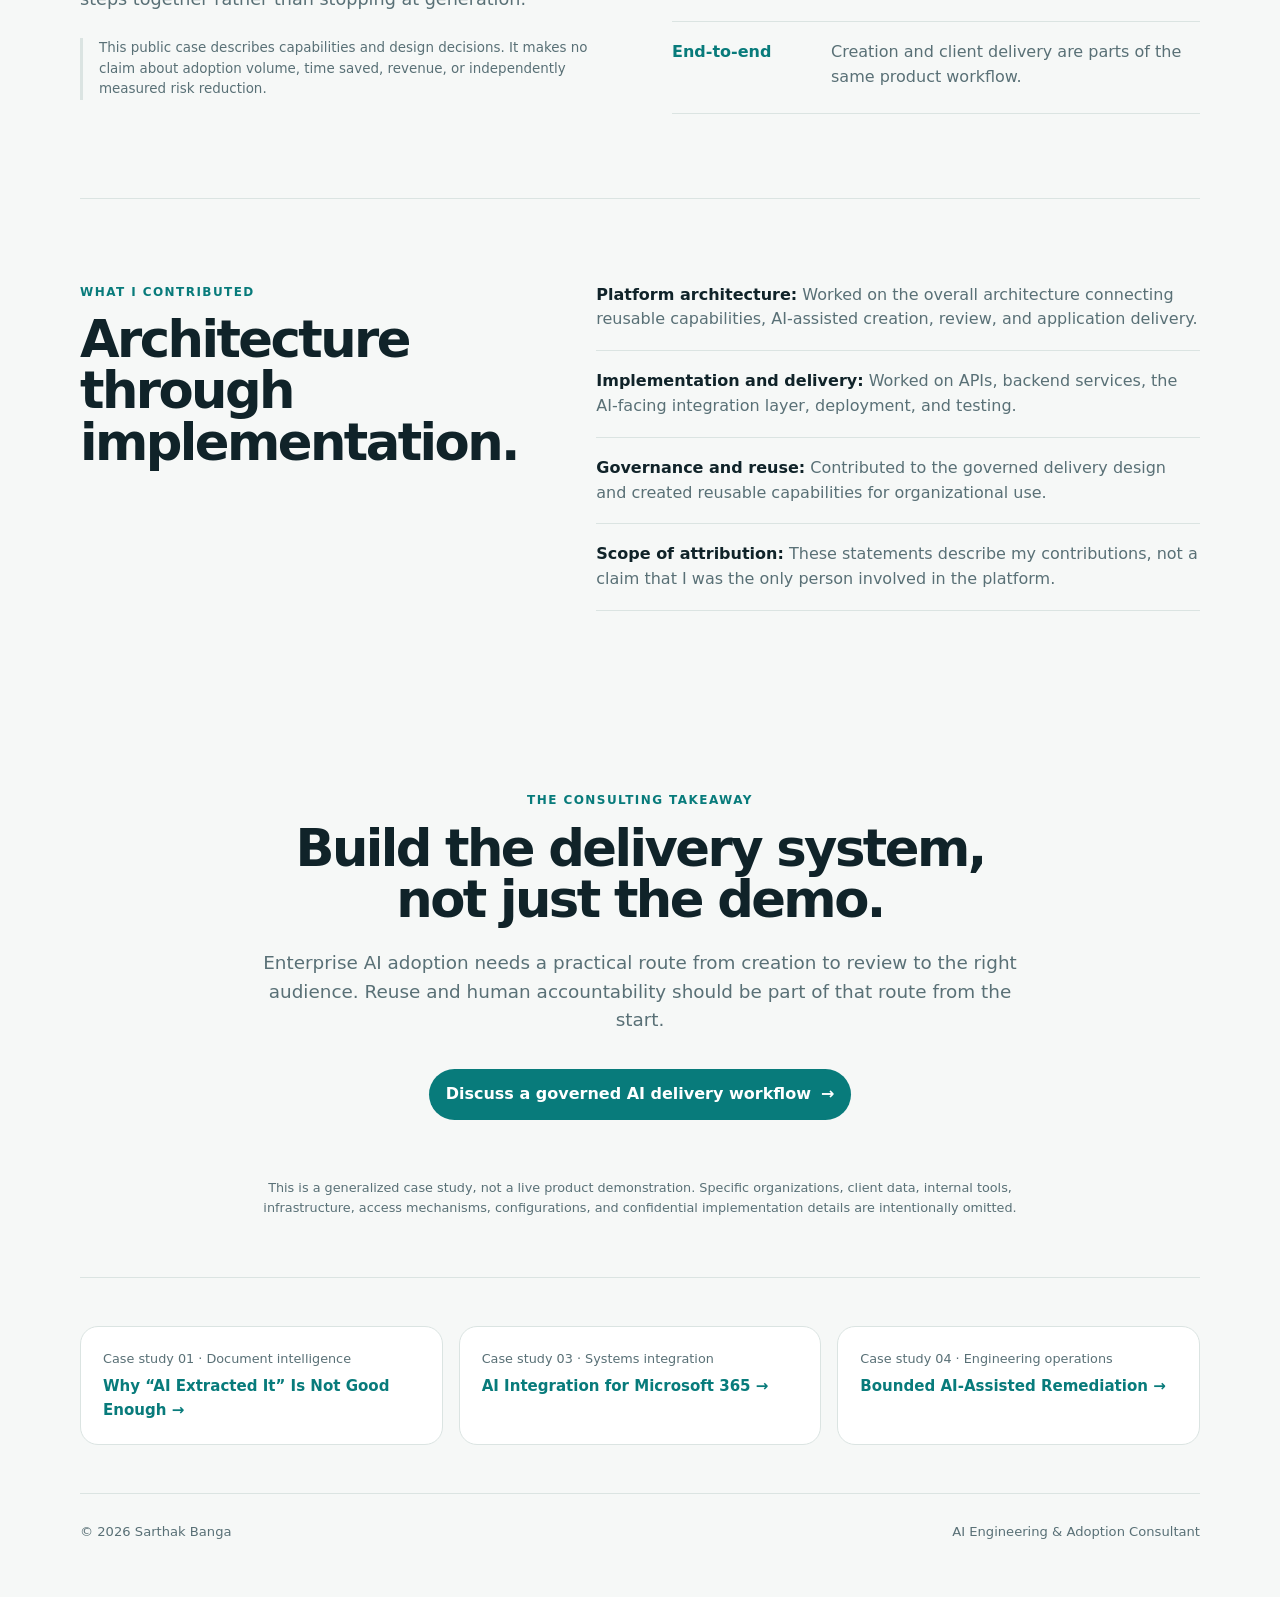
<file: case-studies/governed-ai-exchange/index.html>
<!doctype html>
<html lang="en">
<head>
  <meta charset="utf-8">
  <meta name="viewport" content="width=device-width, initial-scale=1">
  <meta name="description" content="A case study on reusable AI capabilities, human review, and controlled client delivery, by Sarthak Banga.">
  <link rel="canonical" href="https://ai-consulting-portfolio.pages.dev/case-studies/governed-ai-exchange/">
  <meta property="og:type" content="article">
  <meta property="og:site_name" content="Sarthak Banga | AI Engineering &amp; Adoption Consultant">
  <meta property="og:title" content="Governed AI-to-Client Delivery">
  <meta property="og:description" content="From reusable capability to a reviewed, client-facing application. A case study by Sarthak Banga.">
  <meta property="og:url" content="https://ai-consulting-portfolio.pages.dev/case-studies/governed-ai-exchange/">
  <meta property="og:image" content="https://ai-consulting-portfolio.pages.dev/assets/og-governed-delivery.png">
  <meta property="og:image:type" content="image/png">
  <meta property="og:image:width" content="1200">
  <meta property="og:image:height" content="630">
  <meta property="og:image:alt" content="Governed AI-to-Client Delivery. Reusable capability, human review, controlled sharing. Sarthak Banga.">
  <meta name="twitter:card" content="summary_large_image">
  <meta name="twitter:title" content="Governed AI-to-Client Delivery">
  <meta name="twitter:description" content="From reusable capability to a reviewed, client-facing application. A case study by Sarthak Banga.">
  <meta name="twitter:image" content="https://ai-consulting-portfolio.pages.dev/assets/og-governed-delivery.png">
  <meta name="twitter:image:alt" content="Governed AI-to-Client Delivery. Reusable capability, human review, controlled sharing. Sarthak Banga.">
  <title>Governed AI-to-Client Delivery | Sarthak Banga</title>
  <link rel="stylesheet" href="../../styles/global.css">
  <link rel="stylesheet" href="../ide-quality/case-study.css">
  <link rel="stylesheet" href="../../styles/case-study-additions.css">
  <link rel="stylesheet" href="../../styles/workflow-map.css">
</head>
<body>
  <a class="skip-link" href="#main-content">Skip to content</a>
  <header class="site-header"><a class="brand" href="../../" aria-label="Sarthak Banga home">SB<span>.</span></a><nav aria-label="Primary navigation"><a href="../../#case-studies">Case studies</a><a href="mailto:sarthak.prof1991@gmail.com">Contact</a></nav></header>
  <main id="main-content">
    <section class="case-hero">
      <p class="eyebrow">Case study 02 · Enterprise AI delivery</p>
      <h1>Governed AI-to-Client Delivery.</h1>
      <p class="lede">An AI-built application is not ready for a client just because it runs. This project connected reusable AI capabilities, internal review, and controlled external sharing into one delivery workflow.</p>
      <div class="role-strip"><span>Platform architecture</span><span>Backend implementation</span><span>AI integration</span><span>Review-led delivery</span></div>
      <nav class="chapter-links" aria-label="On this page"><a href="#workflow">Explore the workflow</a><a href="#contribution">My contribution</a></nav>
    </section>
    <section class="workflow-map" id="interactive-flow" data-workflow-map="delivery" aria-labelledby="interactive-flow-title">
      <div class="wm-intro"><p class="eyebrow">Interactive workflow</p><h2 id="interactive-flow-title">From draft to a deliberate release.</h2><p>Explore the described workflow as a schematic, not a live application builder: a human release decision and a separate reuse loop remain distinct.</p></div>
      <p class="wm-fallback-note" data-map-fallback><a href="#workflow-title">Read the workflow stages below →</a><noscript> Interactive routes require JavaScript; the full narrative remains available.</noscript></p>
      <div class="wm-app" data-map-body hidden></div>
    </section>
    <ol class="journey" aria-label="Delivery model at a glance">
      <li><span>01</span><strong>Create with reusable capability</strong></li>
      <li><span>02</span><strong>Review before release</strong></li>
      <li><span>03</span><strong>Share with the intended audience</strong></li>
    </ol>
    <section class="story-grid">
      <article><p class="eyebrow">The problem</p><h2>A working prototype is only the beginning.</h2><p>The platform enabled business teams to turn AI-assisted ideas into useful client-facing applications. Creating the application was only one part of the job: it also needed to meet organizational standards, receive technical review, and reach the right audience.</p><p>The design challenge was to make that delivery path usable without treating every generated application as automatically fit for external release.</p></article>
      <aside class="principle-card"><p class="eyebrow">Design principle</p><p class="quote">Generation creates a draft. Review authorizes its release.</p><p>Reusable capabilities help teams create consistently. A separate approval decision determines whether an application is ready to be shared.</p></aside>
    </section>
    <section class="workflow-section" id="workflow" aria-labelledby="workflow-title">
      <div class="section-heading"><p class="eyebrow">The operating model</p><h2 id="workflow-title">From a shared capability to a client experience.</h2><p>This is a generalized explanation of the delivery workflow, not a live application builder. Open each stage for the purpose, boundary, and handoff.</p></div>
      <div class="view-switch" data-view-switch hidden><div><p class="eyebrow">Choose your workflow view</p><h2>Business intent or engineering decisions.</h2></div><div class="switch-buttons" role="group" aria-label="Select a workflow view"><button class="view-button active" data-view="executive" type="button" aria-pressed="true">Executive view</button><button class="view-button" data-view="technical" type="button" aria-pressed="false">Technical view</button></div></div>
      <p class="reading-note" data-view-status role="status" aria-live="polite">Executive workflow view selected. Open stages remain open.</p>
      <div class="pipeline">
        <details class="stage"><summary class="stage-button"><span class="stage-index">01</span><span><span class="stage-title">Start from reusable capability</span><span class="stage-summary">Make organizational know-how available where people build.</span></span><span class="stage-symbol" aria-hidden="true">+</span></summary><div class="stage-panel">
          <div data-audience="executive"><p>A shared library gives business users reusable ways to approach recurring work. They can build from established guidance rather than reconstructing the same instructions for every application.</p><p><strong>Business boundary:</strong> Reusing a capability is a starting point, not an approval of the resulting client deliverable.</p></div>
          <div data-audience="technical" hidden><p>The platform made reusable capabilities available through an AI-facing integration layer. Capability discovery and application delivery served different purposes within the same overall experience.</p><p><strong>Design decision:</strong> Keep reusable guidance distinct from the application it helps produce, so a generated artifact still has its own review path.</p></div>
        </div></details>
        <details class="stage"><summary class="stage-button"><span class="stage-index">02</span><span><span class="stage-title">Create an application draft</span><span class="stage-summary">Turn a business need into something concrete enough to assess.</span></span><span class="stage-symbol" aria-hidden="true">+</span></summary><div class="stage-panel">
          <div data-audience="executive"><p>Users create AI-assisted applications with organizational guidance available during the build. A tangible draft lets the business evaluate the experience rather than discuss an abstract idea.</p><p><strong>Handoff:</strong> The next step is internal review, not immediate distribution to a client.</p></div>
          <div data-audience="technical" hidden><p>The integration connected AI-assisted creation with the platform's application-delivery capabilities. Guidance supported consistency, while the generated application remained a draft requiring inspection.</p><p><strong>Tradeoff:</strong> Self-service creation increases flexibility; review must account for variation in generated behavior and presentation.</p></div>
        </div></details>
        <details class="stage"><summary class="stage-button"><span class="stage-index">03</span><span><span class="stage-title">Inspect the internal preview</span><span class="stage-summary">Give reviewers an application they can examine before release.</span></span><span class="stage-symbol" aria-hidden="true">+</span></summary><div class="stage-panel">
          <div data-audience="executive"><p>An internal preview gives the reviewer a place to check presentation, intended use, and potential technical problems. AI-assisted review supports that assessment, while a person remains responsible for the decision.</p><p><strong>Review question:</strong> Does this draft meet the standards expected of a client-facing application?</p></div>
          <div data-audience="technical" hidden><p>Internal preview and external distribution were separate steps in the delivery process. Technical checks assisted the review of the generated artifact instead of treating successful creation as sufficient evidence of readiness.</p><p><strong>Boundary:</strong> An automated check is an input to review, not proof that an application has no defects.</p></div>
        </div></details>
        <details class="stage"><summary class="stage-button"><span class="stage-index">04</span><span><span class="stage-title">Make an explicit release decision</span><span class="stage-summary">Review the application and the intended external audience.</span></span><span class="stage-symbol" aria-hidden="true">+</span></summary><div class="stage-panel">
          <div data-audience="executive"><p>The approver considers both the application and the intended client audience. An application can be useful internally without being appropriate to share externally.</p><p><strong>Decision:</strong> Approval is a deliberate handoff from internal creation to external delivery, not an automatic consequence of generating a link.</p></div>
          <div data-audience="technical" hidden><p>The workflow placed an approval step between an internal draft and client-facing distribution. The public pattern separates creation, review, and release rather than combining them into one unrestricted action.</p><p><strong>Scope:</strong> This case describes the workflow boundary without exposing its internal implementation or configuration.</p></div>
        </div></details>
        <details class="stage"><summary class="stage-button"><span class="stage-index">05</span><span><span class="stage-title">Share with the intended audience</span><span class="stage-summary">Deliver a reviewed experience through controlled access.</span></span><span class="stage-symbol" aria-hidden="true">+</span></summary><div class="stage-panel">
          <div data-audience="executive"><p>Approved applications can be shared with designated external recipients through an authenticated experience. The aim is client access to the intended deliverable, not open access to the internal working environment.</p><p><strong>Business value:</strong> Interactive applications become a delivery format that can sit within an enterprise review process.</p></div>
          <div data-audience="technical" hidden><p>The platform distinguished internal use from external consumption. Audience-aware sharing formed part of the delivery design rather than being added after an application was created.</p><p><strong>Boundary:</strong> Access mechanisms, infrastructure, and operational configuration are intentionally excluded from this public account.</p></div>
        </div></details>
        <details class="stage"><summary class="stage-button"><span class="stage-index">06</span><span><span class="stage-title">Contribute reusable work back</span><span class="stage-summary">Let useful capability support more than one application.</span></span><span class="stage-symbol" aria-hidden="true">+</span></summary><div class="stage-panel">
          <div data-audience="executive"><p>The platform also supported submitting reusable capabilities for use across the organization. That creates a place for repeatable know-how alongside the individual applications it helps teams deliver.</p><p><strong>Consulting lesson:</strong> Treat reuse as a product capability, not merely a folder of past outputs.</p></div>
          <div data-audience="technical" hidden><p>Reusable capability and application hosting were complementary platform functions. One supported repeatable creation; the other supported delivery of a specific experience.</p><p><strong>Design consideration:</strong> A capability suitable for reuse still needs ownership and maintenance. That is an operating-model requirement, not a claim about a particular internal versioning system.</p></div>
        </div></details>
      </div>
    </section>
    <section class="quality-section"><div class="section-heading"><p class="eyebrow">Three decisions, not one</p><h2>Useful. Reviewed. Appropriate to share.</h2><p>These questions address different risks. A polished interface cannot answer all three on its own.</p></div><div class="quality-grid"><article><h3>Business fit</h3><p>Does the application serve the intended task and present the right experience for its audience?</p></article><article><h3>Release readiness</h3><p>Has the draft been reviewed for organizational standards and technical concerns before external delivery?</p></article><article><h3>Audience fit</h3><p>Is this the right deliverable to share with these recipients, through the intended access path?</p></article></div></section>
    <section class="impact-section"><div class="impact-copy"><p class="eyebrow">Capability delivered</p><h2>A path beyond the prototype.</h2><p>The project connected a reusable capability library with AI-assisted creation, application review, hosting, and controlled client sharing. The value was in bringing those steps together rather than stopping at generation.</p><p class="evidence-note">This public case describes capabilities and design decisions. It makes no claim about adoption volume, time saved, revenue, or independently measured risk reduction.</p></div><div class="impact-list"><div><strong>Reusable</strong><span>Shared capabilities can support recurring business needs.</span></div><div><strong>Review-led</strong><span>A human decision separates a draft from external release.</span></div><div><strong>Audience-aware</strong><span>External delivery is designed around the intended recipients.</span></div><div><strong>End-to-end</strong><span>Creation and client delivery are parts of the same product workflow.</span></div></div></section>
    <section class="role-section" id="contribution"><div><p class="eyebrow">What I contributed</p><h2>Architecture through implementation.</h2></div><div class="role-list"><p><strong>Platform architecture:</strong> Worked on the overall architecture connecting reusable capabilities, AI-assisted creation, review, and application delivery.</p><p><strong>Implementation and delivery:</strong> Worked on APIs, backend services, the AI-facing integration layer, deployment, and testing.</p><p><strong>Governance and reuse:</strong> Contributed to the governed delivery design and created reusable capabilities for organizational use.</p><p><strong>Scope of attribution:</strong> These statements describe my contributions, not a claim that I was the only person involved in the platform.</p></div></section>
    <section class="closing"><p class="eyebrow">The consulting takeaway</p><h2>Build the delivery system, not just the demo.</h2><p>Enterprise AI adoption needs a practical route from creation to review to the right audience. Reuse and human accountability should be part of that route from the start.</p><a class="button" href="mailto:sarthak.prof1991@gmail.com">Discuss a governed AI delivery workflow <span aria-hidden="true">→</span></a></section>
    <p class="confidentiality">This is a generalized case study, not a live product demonstration. Specific organizations, client data, internal tools, infrastructure, access mechanisms, configurations, and confidential implementation details are intentionally omitted.</p>
    <nav class="related-studies related-studies-three" aria-label="Related case studies"><a href="../ide-quality/"><span>Case study 01 · Document intelligence</span><strong>Why “AI Extracted It” Is Not Good Enough →</strong></a><a href="../microsoft-365-ai-integration/"><span>Case study 03 · Systems integration</span><strong>AI Integration for Microsoft 365 →</strong></a><a href="../bounded-ai-remediation/"><span>Case study 04 · Engineering operations</span><strong>Bounded AI-Assisted Remediation →</strong></a></nav>
  </main>
  <footer><p>© <span data-year></span> Sarthak Banga</p><p>AI Engineering &amp; Adoption Consultant</p></footer>
  <script src="../../scripts/site.js"></script>
  <script src="../../scripts/case-study-views.js"></script>
  <script src="../../scripts/workflow-map-data.js"></script>
  <script src="../../scripts/workflow-map.js"></script>
</body>
</html>
</file>
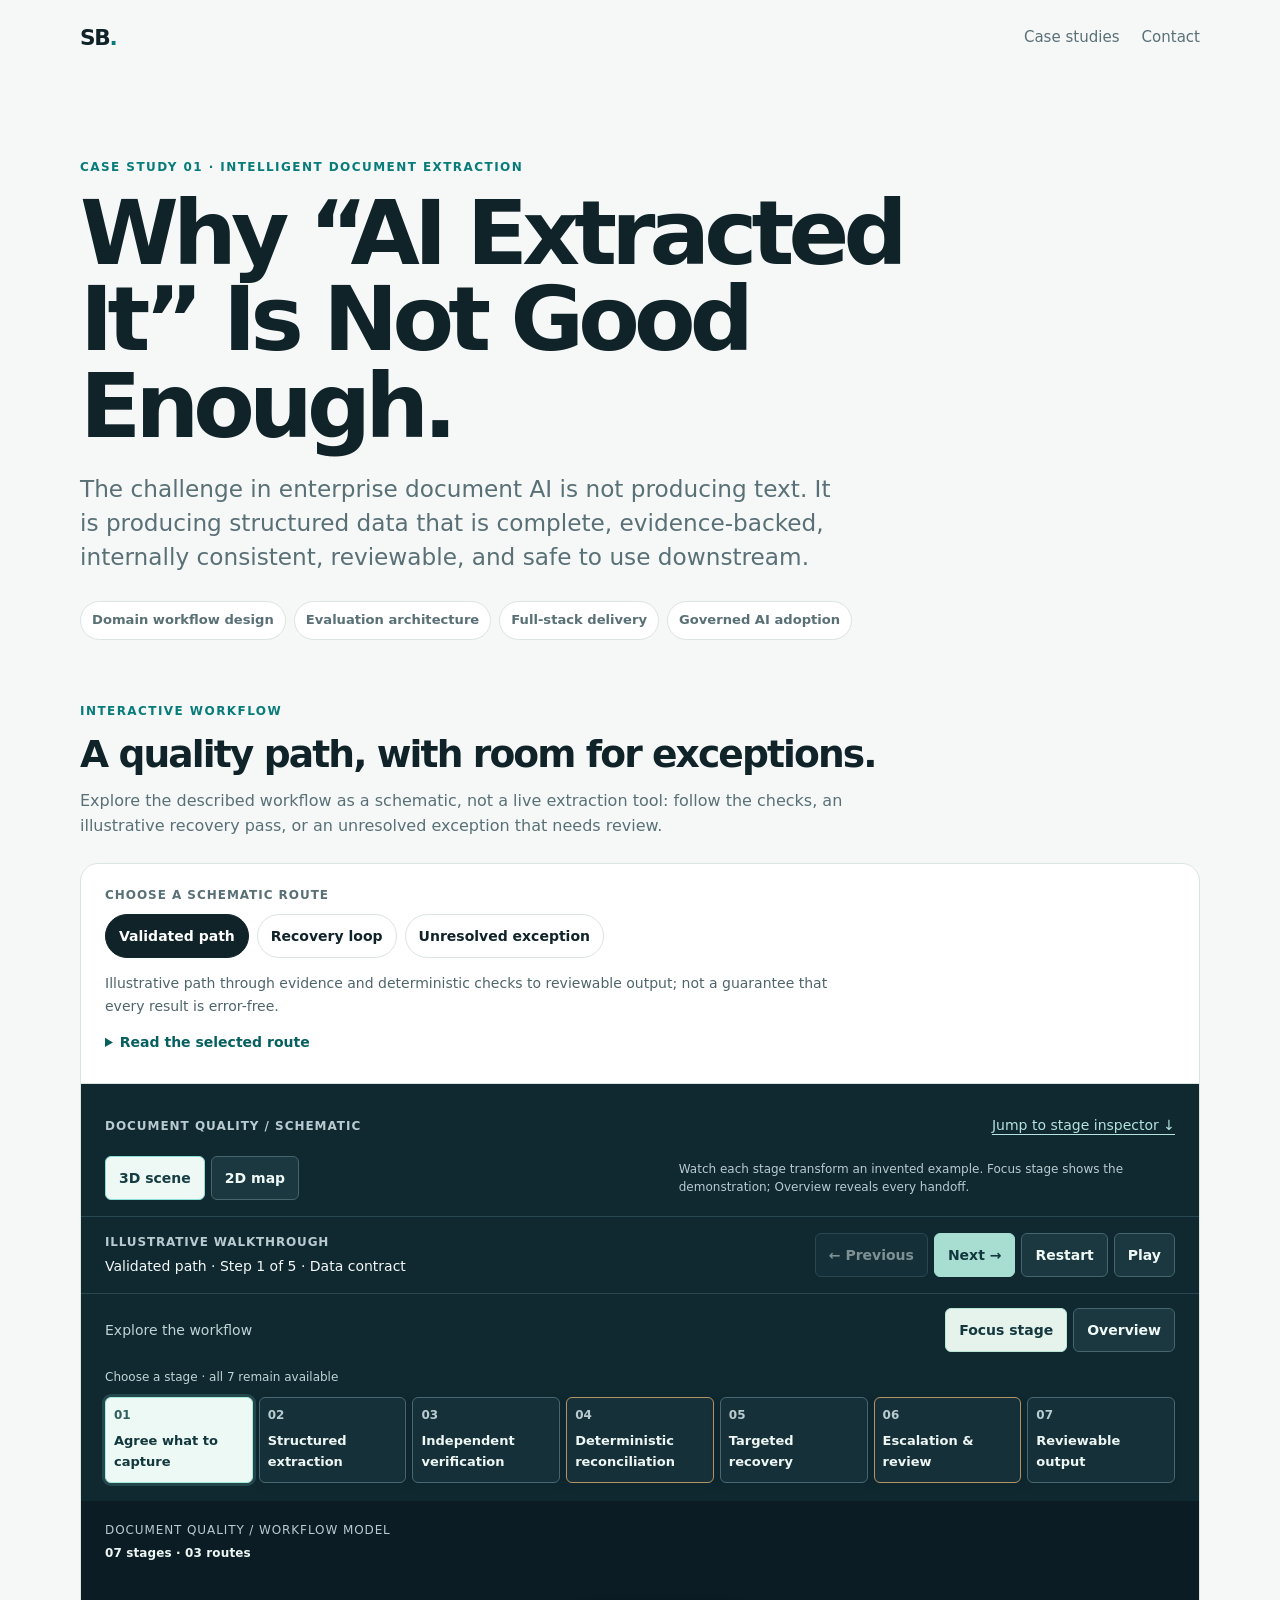
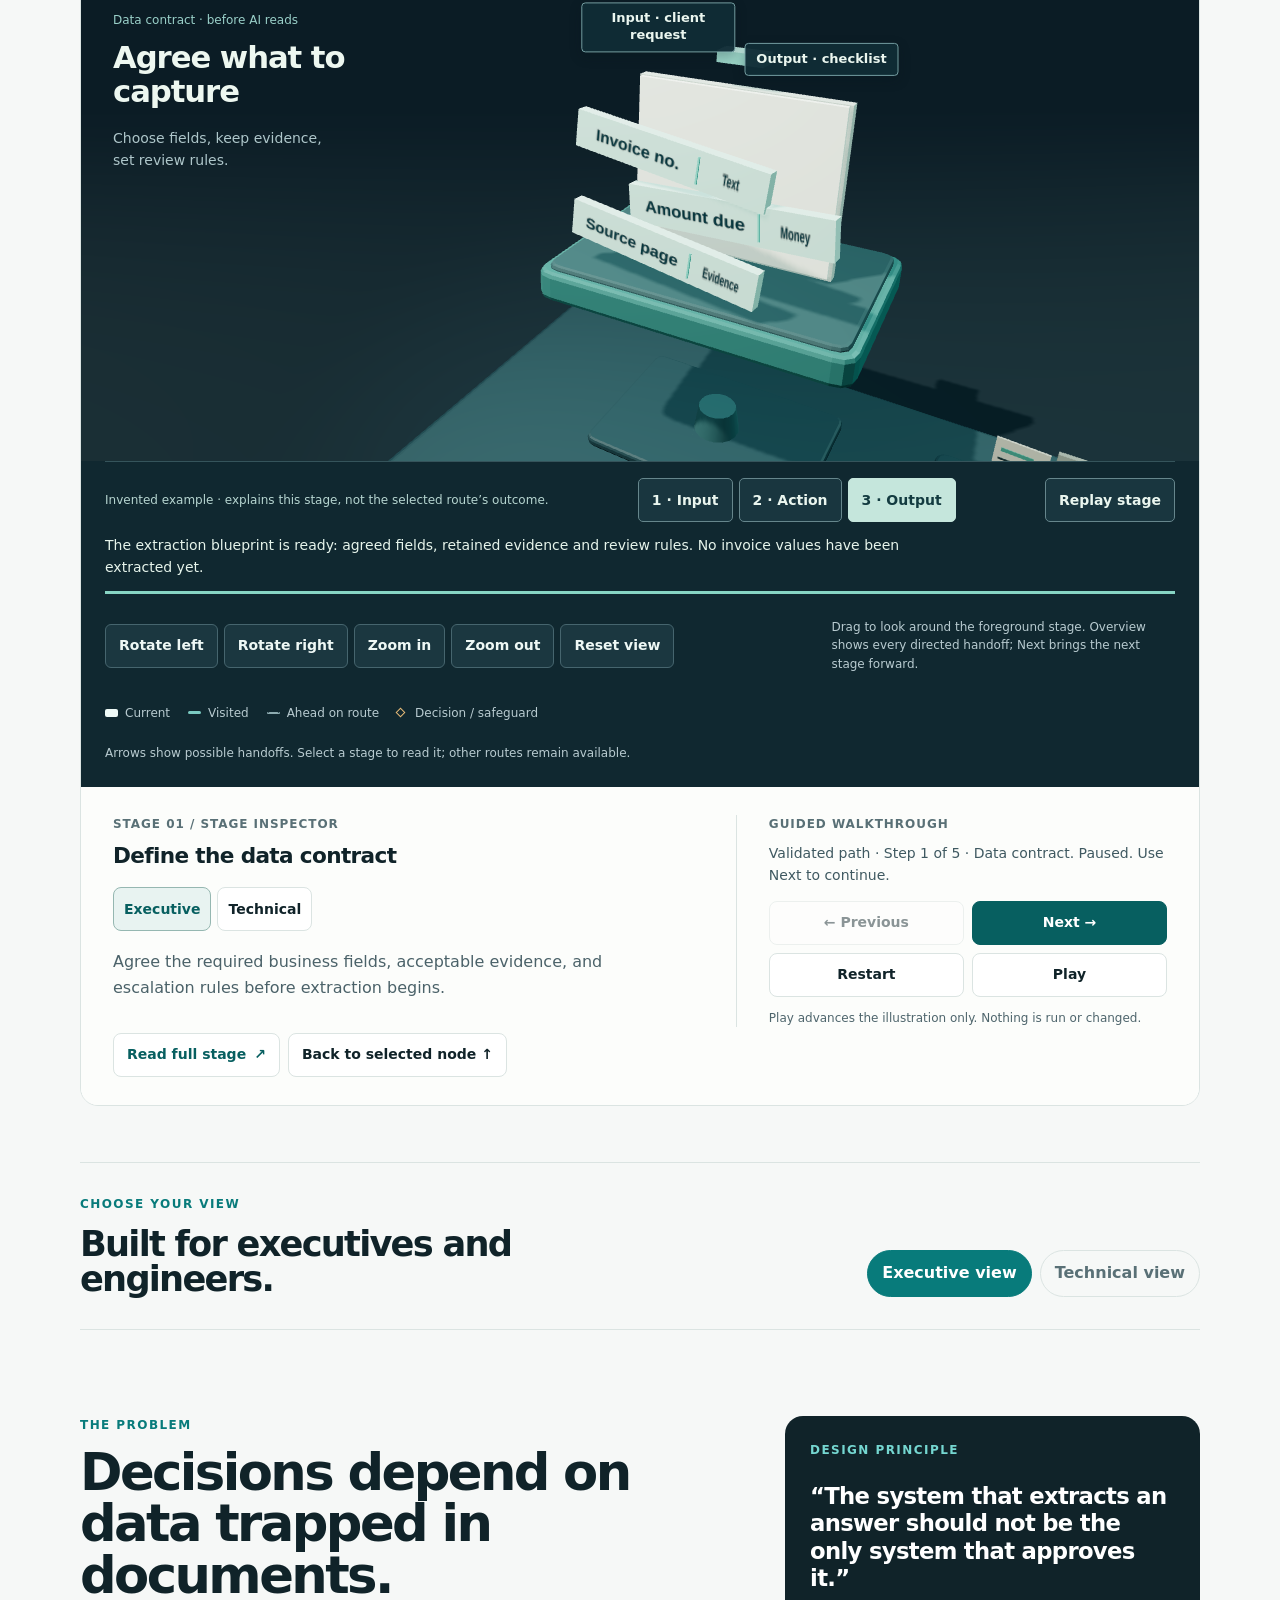
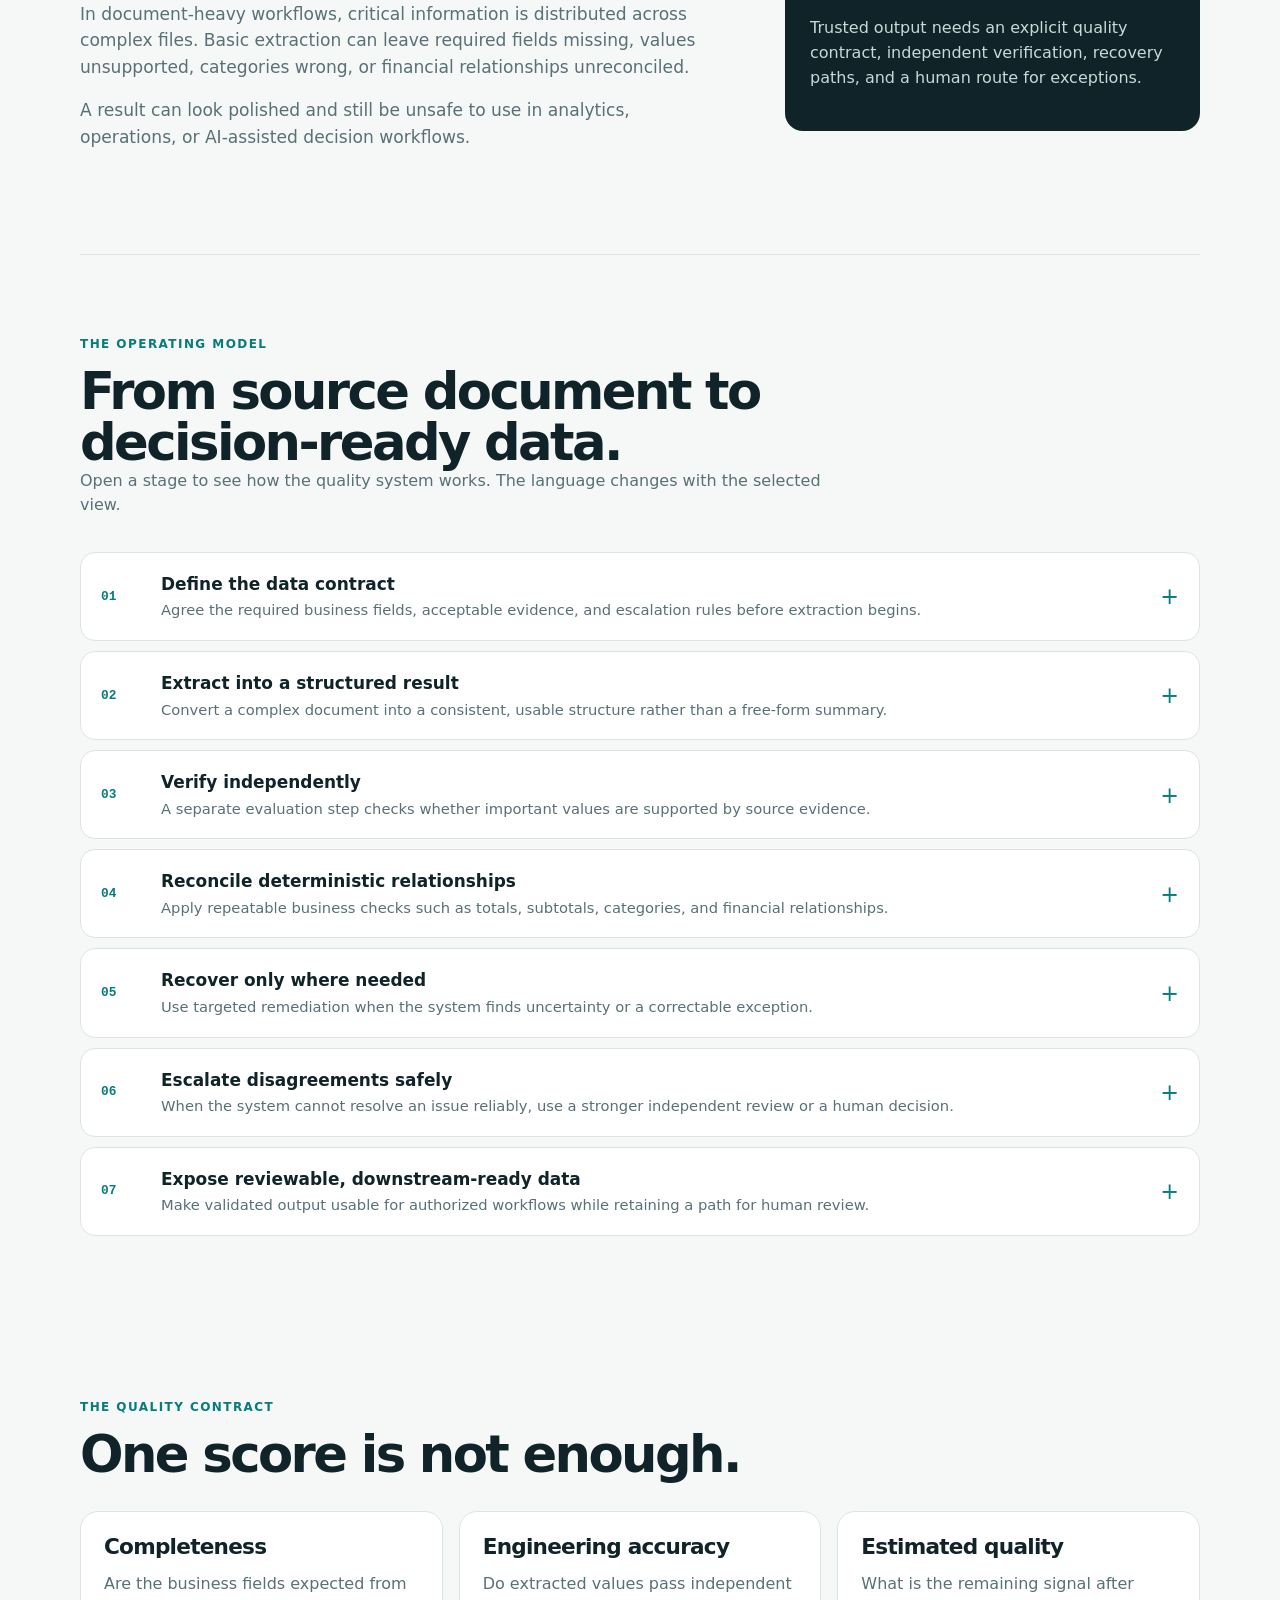
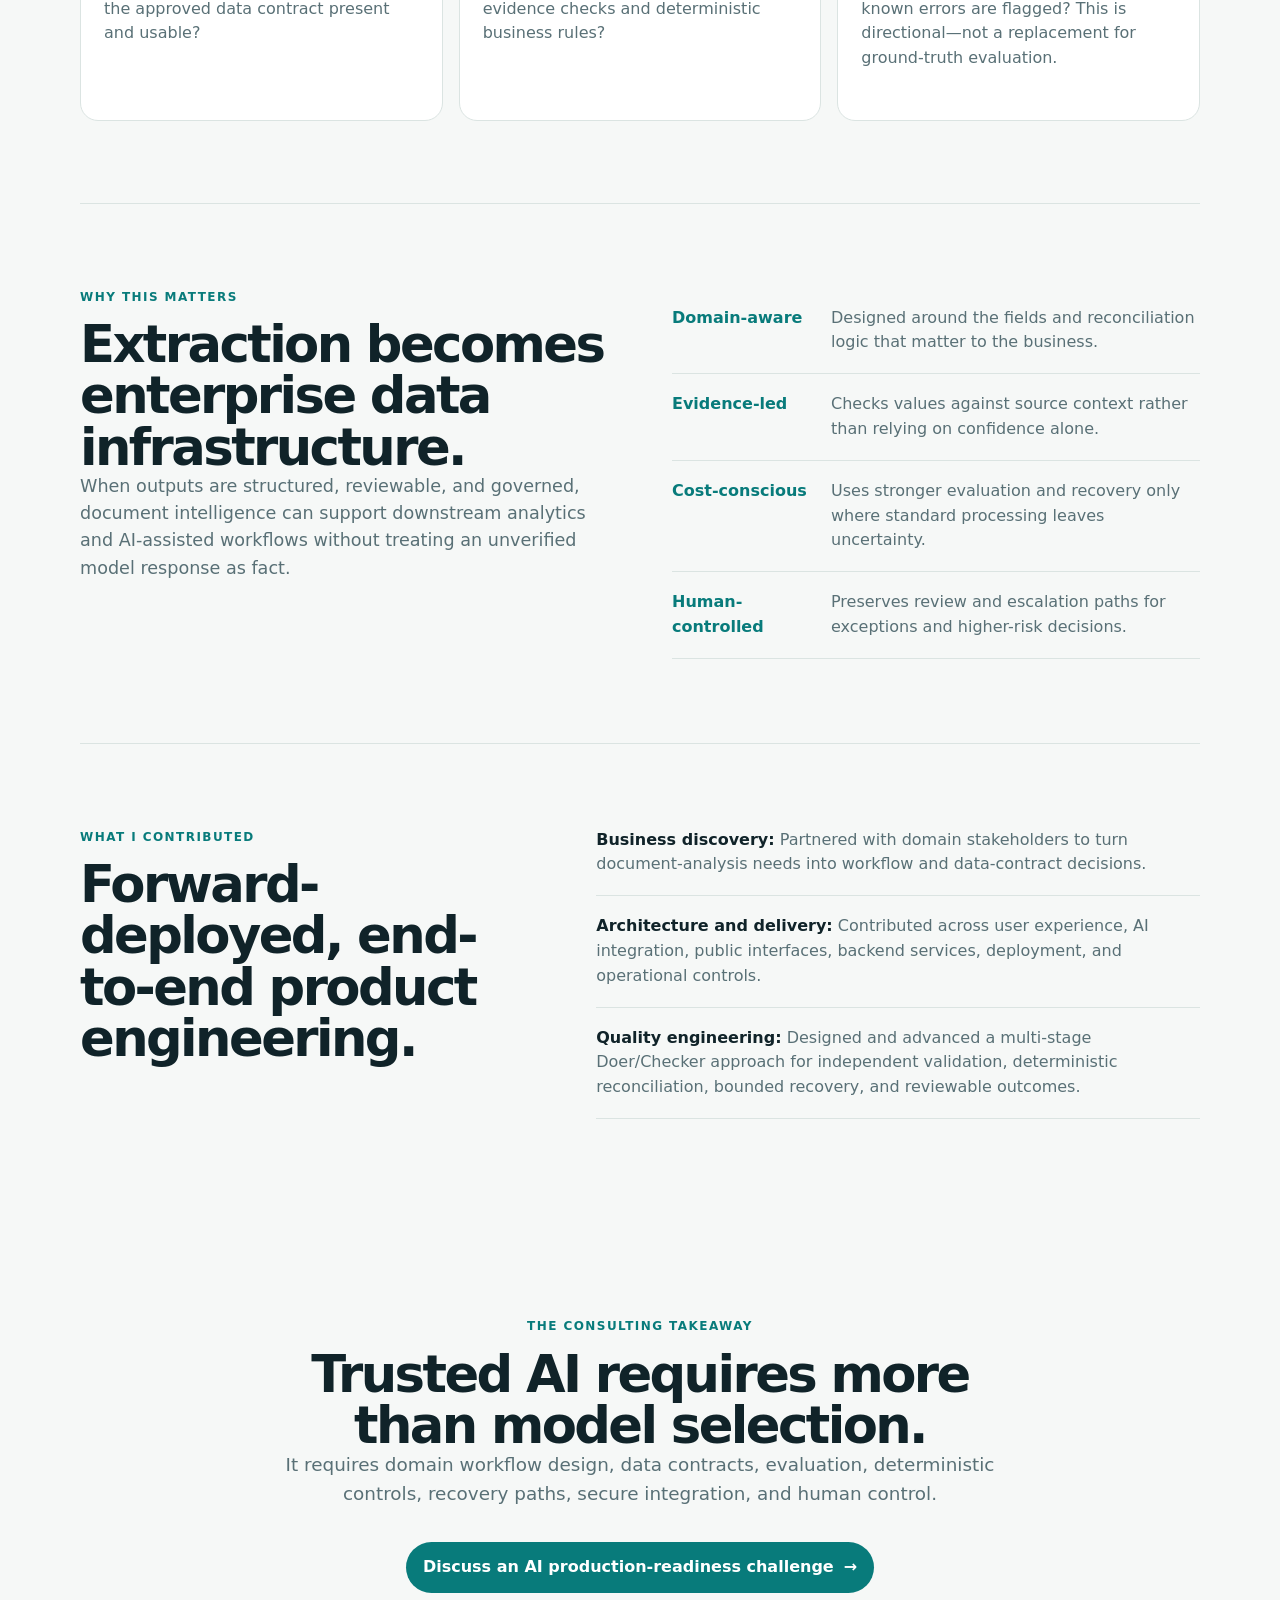
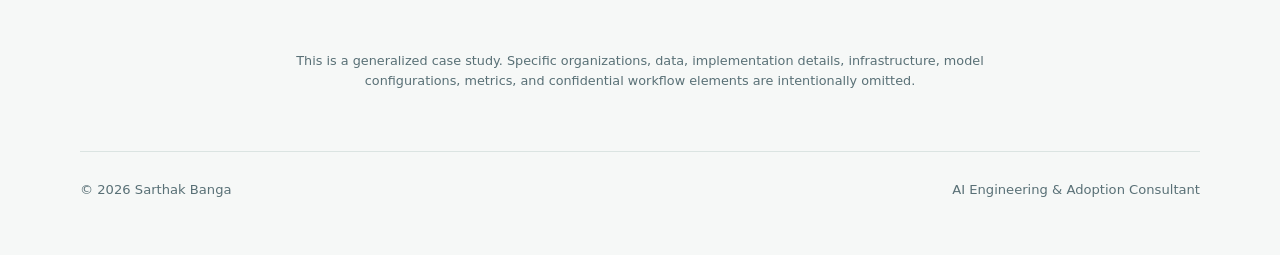
<file: case-studies/ide-quality/index.html>
<!doctype html>
<html lang="en">
<head>
  <meta charset="utf-8">
  <meta name="viewport" content="width=device-width, initial-scale=1">
  <meta name="description" content="Extracting data is only the beginning. Explore an interactive 3D walkthrough of document intelligence with independent verification, quality checks, bounded recovery, and human review.">
  <link rel="canonical" href="https://ai-consulting-portfolio.pages.dev/case-studies/ide-quality/">
  <meta property="og:type" content="article">
  <meta property="og:site_name" content="Sarthak Banga | AI Engineering &amp; Adoption Consultant">
  <meta property="og:title" content="Why AI Extracted It Is Not Good Enough">
  <meta property="og:description" content="Extracting data is only the beginning. Explore an interactive 3D walkthrough of document intelligence with independent verification, quality checks, bounded recovery, and human review.">
  <meta property="og:url" content="https://ai-consulting-portfolio.pages.dev/case-studies/ide-quality/">
  <meta property="og:image" content="https://ai-consulting-portfolio.pages.dev/assets/og-ide-quality.png">
  <meta property="og:image:type" content="image/png">
  <meta property="og:image:width" content="1200">
  <meta property="og:image:height" content="630">
  <meta property="og:image:alt" content="Why AI Extracted It Is Not Good Enough. A case study in trusted enterprise document intelligence by Sarthak Banga.">
  <meta name="twitter:card" content="summary_large_image">
  <meta name="twitter:title" content="Why AI Extracted It Is Not Good Enough">
  <meta name="twitter:description" content="Extracting data is only the beginning. Explore an interactive 3D walkthrough of document intelligence with independent verification, quality checks, bounded recovery, and human review.">
  <meta name="twitter:image" content="https://ai-consulting-portfolio.pages.dev/assets/og-ide-quality.png">
  <meta name="twitter:image:alt" content="Why AI Extracted It Is Not Good Enough. A case study in trusted enterprise document intelligence by Sarthak Banga.">
  <title>Why “AI Extracted It” Is Not Good Enough | Sarthak Banga</title>
  <link rel="stylesheet" href="../../styles/global.css">
  <link rel="stylesheet" href="case-study.css">
  <link rel="stylesheet" href="../../styles/workflow-map.css">
  <link rel="stylesheet" href="../../styles/ide-workflow-scene.css?v=contract-clarity-1">
  <noscript><style>.view-switch { display: none; }</style></noscript>
</head>
<body>
  <header class="site-header"><a class="brand" href="../../">SB<span>.</span></a><nav aria-label="Primary navigation"><a href="../../#case-studies">Case studies</a><a href="mailto:sarthak.prof1991@gmail.com">Contact</a></nav></header>
  <main>
    <section class="case-hero">
      <p class="eyebrow">Case study 01 · Intelligent Document Extraction</p>
      <h1>Why “AI Extracted It” Is Not Good Enough.</h1>
      <p class="lede">The challenge in enterprise document AI is not producing text. It is producing structured data that is complete, evidence-backed, internally consistent, reviewable, and safe to use downstream.</p>
      <div class="role-strip"><span>Domain workflow design</span><span>Evaluation architecture</span><span>Full-stack delivery</span><span>Governed AI adoption</span></div>
    </section>
    <section class="workflow-map" id="interactive-flow" data-workflow-map="ide" data-ide-scene data-scene-dwell="7500" aria-labelledby="interactive-flow-title">
      <div class="wm-intro"><p class="eyebrow">Interactive workflow</p><h2 id="interactive-flow-title">A quality path, with room for exceptions.</h2><p>Explore the described workflow as a schematic, not a live extraction tool: follow the checks, an illustrative recovery pass, or an unresolved exception that needs review.</p></div>
      <p class="wm-fallback-note" data-map-fallback><a href="#workflow-title">Read the workflow stages below →</a><noscript> Interactive routes require JavaScript; the full narrative remains available.</noscript></p>
      <div class="wm-app" data-map-body hidden></div>
    </section>
    <section class="view-switch" aria-label="Case study detail level"><div><p class="eyebrow">Choose your view</p><h2>Built for executives and engineers.</h2></div><div class="switch-buttons" role="group" aria-label="Select a view"><button class="view-button active" data-view="executive" type="button">Executive view</button><button class="view-button" data-view="technical" type="button">Technical view</button></div></section>
    <section class="story-grid">
      <article><p class="eyebrow">The problem</p><h2>Decisions depend on data trapped in documents.</h2><p>In document-heavy workflows, critical information is distributed across complex files. Basic extraction can leave required fields missing, values unsupported, categories wrong, or financial relationships unreconciled.</p><p>A result can look polished and still be unsafe to use in analytics, operations, or AI-assisted decision workflows.</p></article>
      <aside class="principle-card"><p class="eyebrow">Design principle</p><p class="quote">“The system that extracts an answer should not be the only system that approves it.”</p><p>Trusted output needs an explicit quality contract, independent verification, recovery paths, and a human route for exceptions.</p></aside>
    </section>
    <section class="workflow-section" aria-labelledby="workflow-title"><div class="section-heading"><p class="eyebrow">The operating model</p><h2 id="workflow-title">From source document to decision-ready data.</h2><p>Open a stage to see how the quality system works. The language changes with the selected view.</p></div><div class="pipeline" data-pipeline></div>
      <noscript><ol class="wm-fallback-stages">
        <li><strong>Define the data contract</strong><p>Agree the required business fields, acceptable evidence, and escalation rules before extraction begins.</p></li>
        <li><strong>Extract into a structured result</strong><p>Convert a complex document into a consistent, usable structure rather than a free-form summary.</p></li>
        <li><strong>Verify independently</strong><p>A separate evaluation step checks whether important values are supported by source evidence.</p></li>
        <li><strong>Reconcile deterministic relationships</strong><p>Apply repeatable business checks such as totals, subtotals, categories, and financial relationships.</p></li>
        <li><strong>Recover only where needed</strong><p>Use targeted remediation when the system finds uncertainty or a correctable exception.</p></li>
        <li><strong>Escalate disagreements safely</strong><p>When the system cannot resolve an issue reliably, use a stronger independent review or a human decision.</p></li>
        <li><strong>Expose reviewable, downstream-ready data</strong><p>Make validated output usable for authorized workflows while retaining a path for human review.</p></li>
      </ol></noscript>
    </section>
    <section class="quality-section"><div class="section-heading"><p class="eyebrow">The quality contract</p><h2>One score is not enough.</h2></div><div class="quality-grid"><article><h3>Completeness</h3><p>Are the business fields expected from the approved data contract present and usable?</p></article><article><h3>Engineering accuracy</h3><p>Do extracted values pass independent evidence checks and deterministic business rules?</p></article><article><h3>Estimated quality</h3><p>What is the remaining signal after known errors are flagged? This is directional—not a replacement for ground-truth evaluation.</p></article></div></section>
    <section class="impact-section"><div class="impact-copy"><p class="eyebrow">Why this matters</p><h2>Extraction becomes enterprise data infrastructure.</h2><p>When outputs are structured, reviewable, and governed, document intelligence can support downstream analytics and AI-assisted workflows without treating an unverified model response as fact.</p></div><div class="impact-list"><div><strong>Domain-aware</strong><span>Designed around the fields and reconciliation logic that matter to the business.</span></div><div><strong>Evidence-led</strong><span>Checks values against source context rather than relying on confidence alone.</span></div><div><strong>Cost-conscious</strong><span>Uses stronger evaluation and recovery only where standard processing leaves uncertainty.</span></div><div><strong>Human-controlled</strong><span>Preserves review and escalation paths for exceptions and higher-risk decisions.</span></div></div></section>
    <section class="role-section"><div><p class="eyebrow">What I contributed</p><h2>Forward-deployed, end-to-end product engineering.</h2></div><div class="role-list"><p><strong>Business discovery:</strong> Partnered with domain stakeholders to turn document-analysis needs into workflow and data-contract decisions.</p><p><strong>Architecture and delivery:</strong> Contributed across user experience, AI integration, public interfaces, backend services, deployment, and operational controls.</p><p><strong>Quality engineering:</strong> Designed and advanced a multi-stage Doer/Checker approach for independent validation, deterministic reconciliation, bounded recovery, and reviewable outcomes.</p></div></section>
    <section class="closing"><p class="eyebrow">The consulting takeaway</p><h2>Trusted AI requires more than model selection.</h2><p>It requires domain workflow design, data contracts, evaluation, deterministic controls, recovery paths, secure integration, and human control.</p><a class="button" href="mailto:sarthak.prof1991@gmail.com">Discuss an AI production-readiness challenge <span aria-hidden="true">→</span></a></section>
    <p class="confidentiality">This is a generalized case study. Specific organizations, data, implementation details, infrastructure, model configurations, metrics, and confidential workflow elements are intentionally omitted.</p>
  </main>
  <footer><p>© <span data-year></span> Sarthak Banga</p><p>AI Engineering & Adoption Consultant</p></footer>
  <script src="../../scripts/site.js"></script><script src="case-study.js"></script>
  <script src="../../scripts/workflow-map-data.js"></script>
  <script src="../../scripts/workflow-map.js?v=descriptive-1"></script>
  <script src="../../scripts/ide-workflow-scene-loader.js?v=contract-clarity-1"></script>
</body>
</html>
</file>
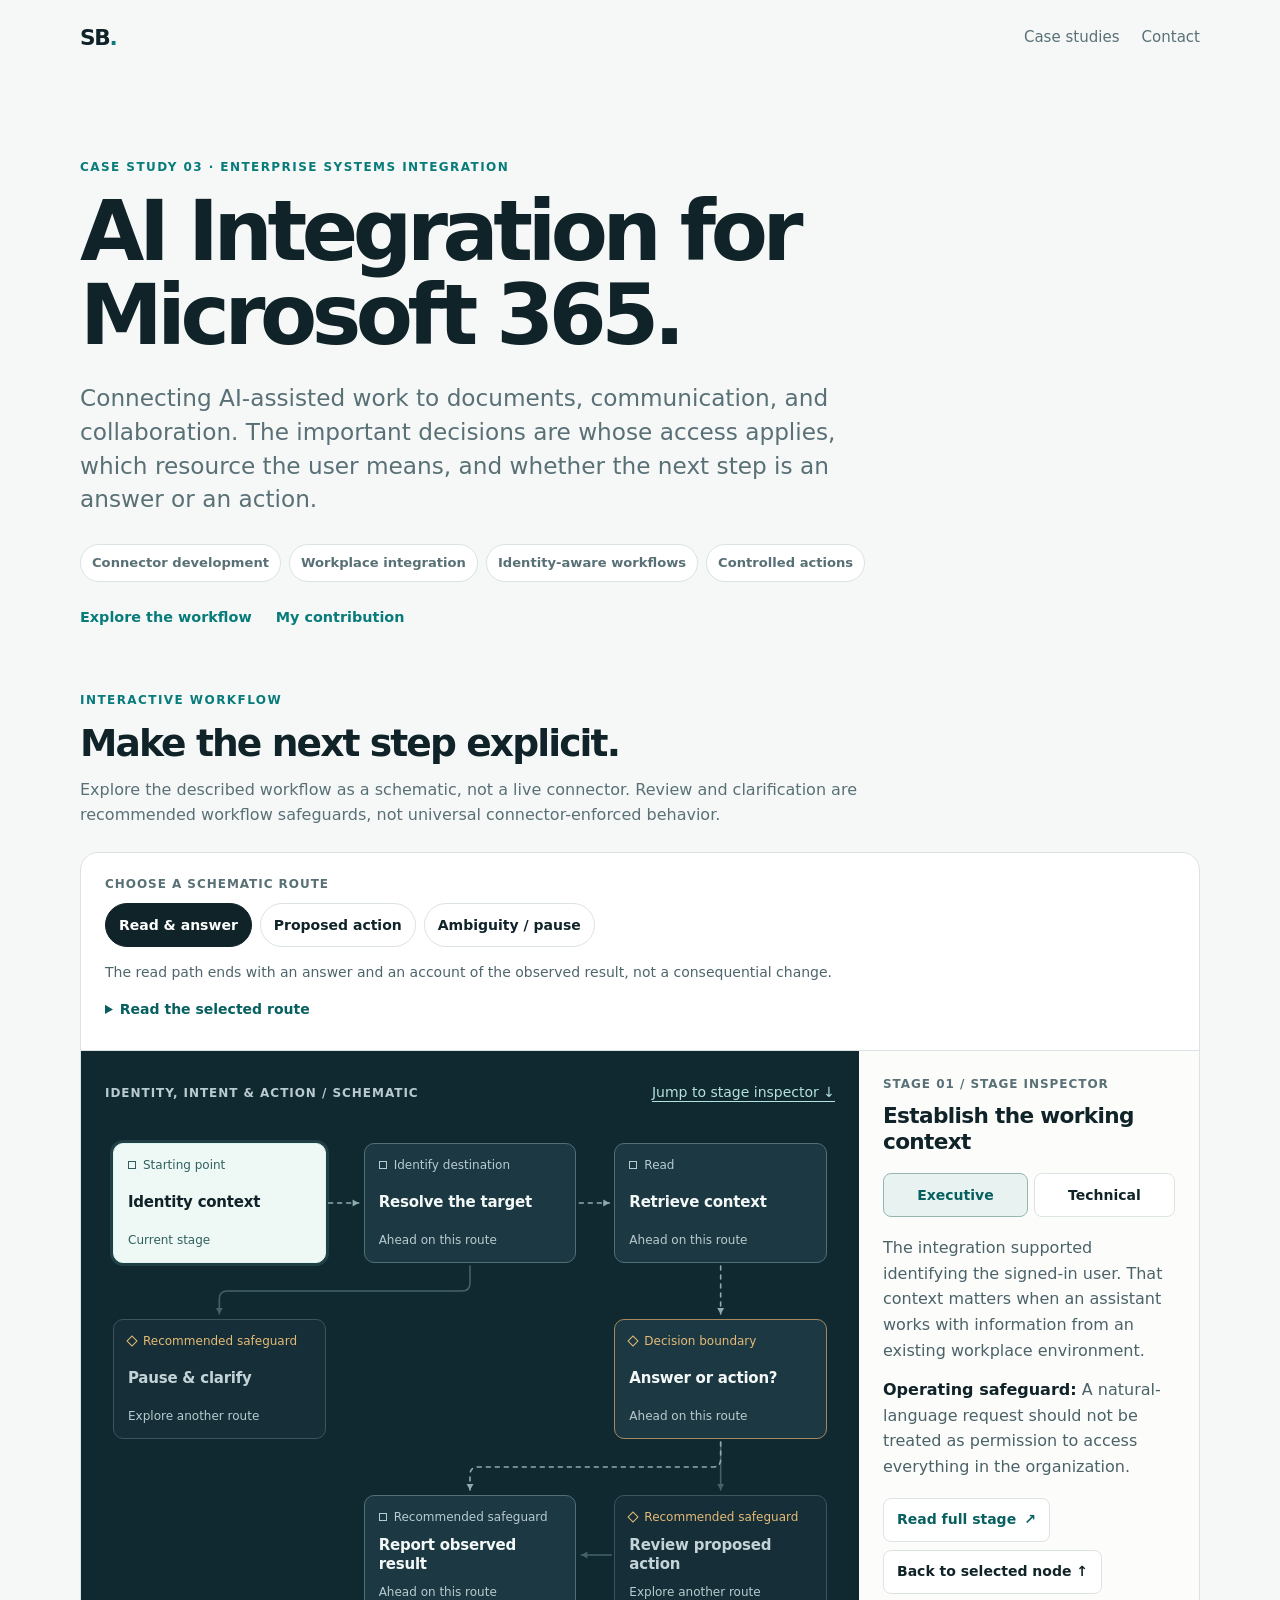
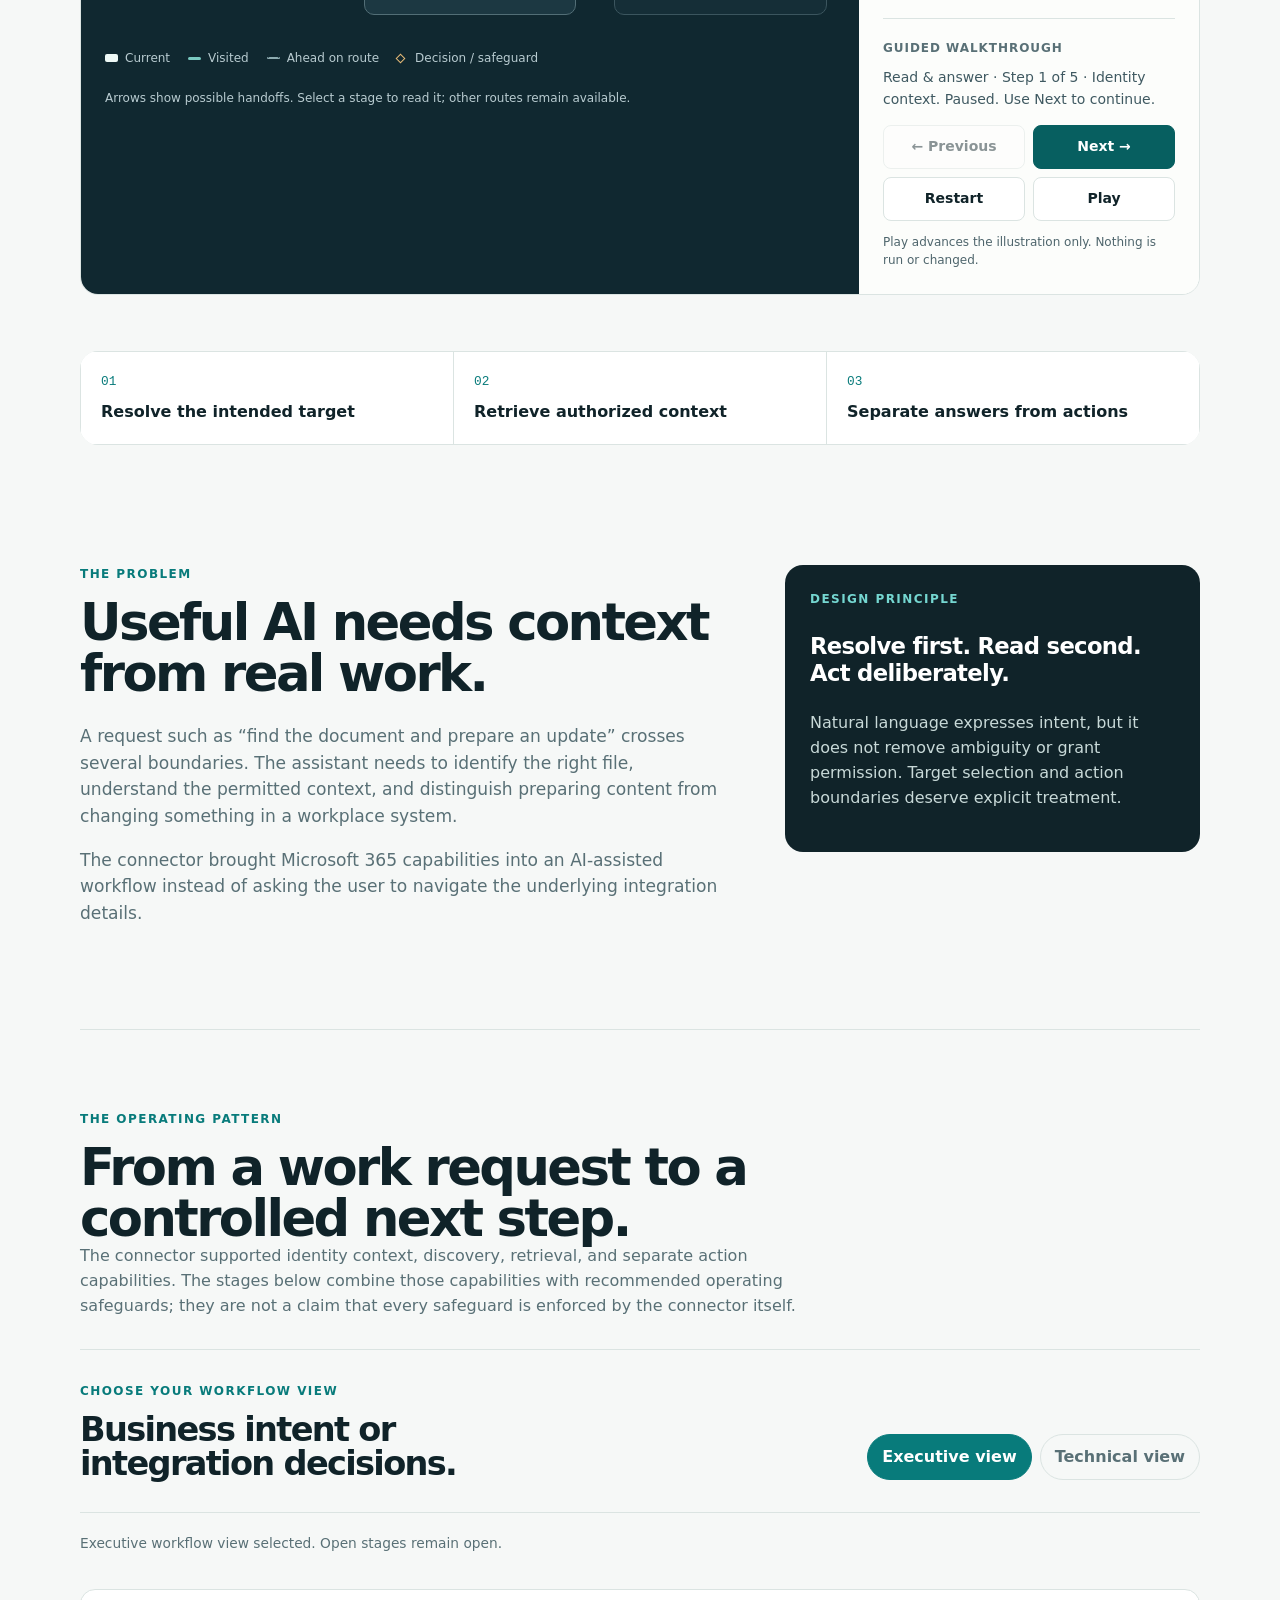
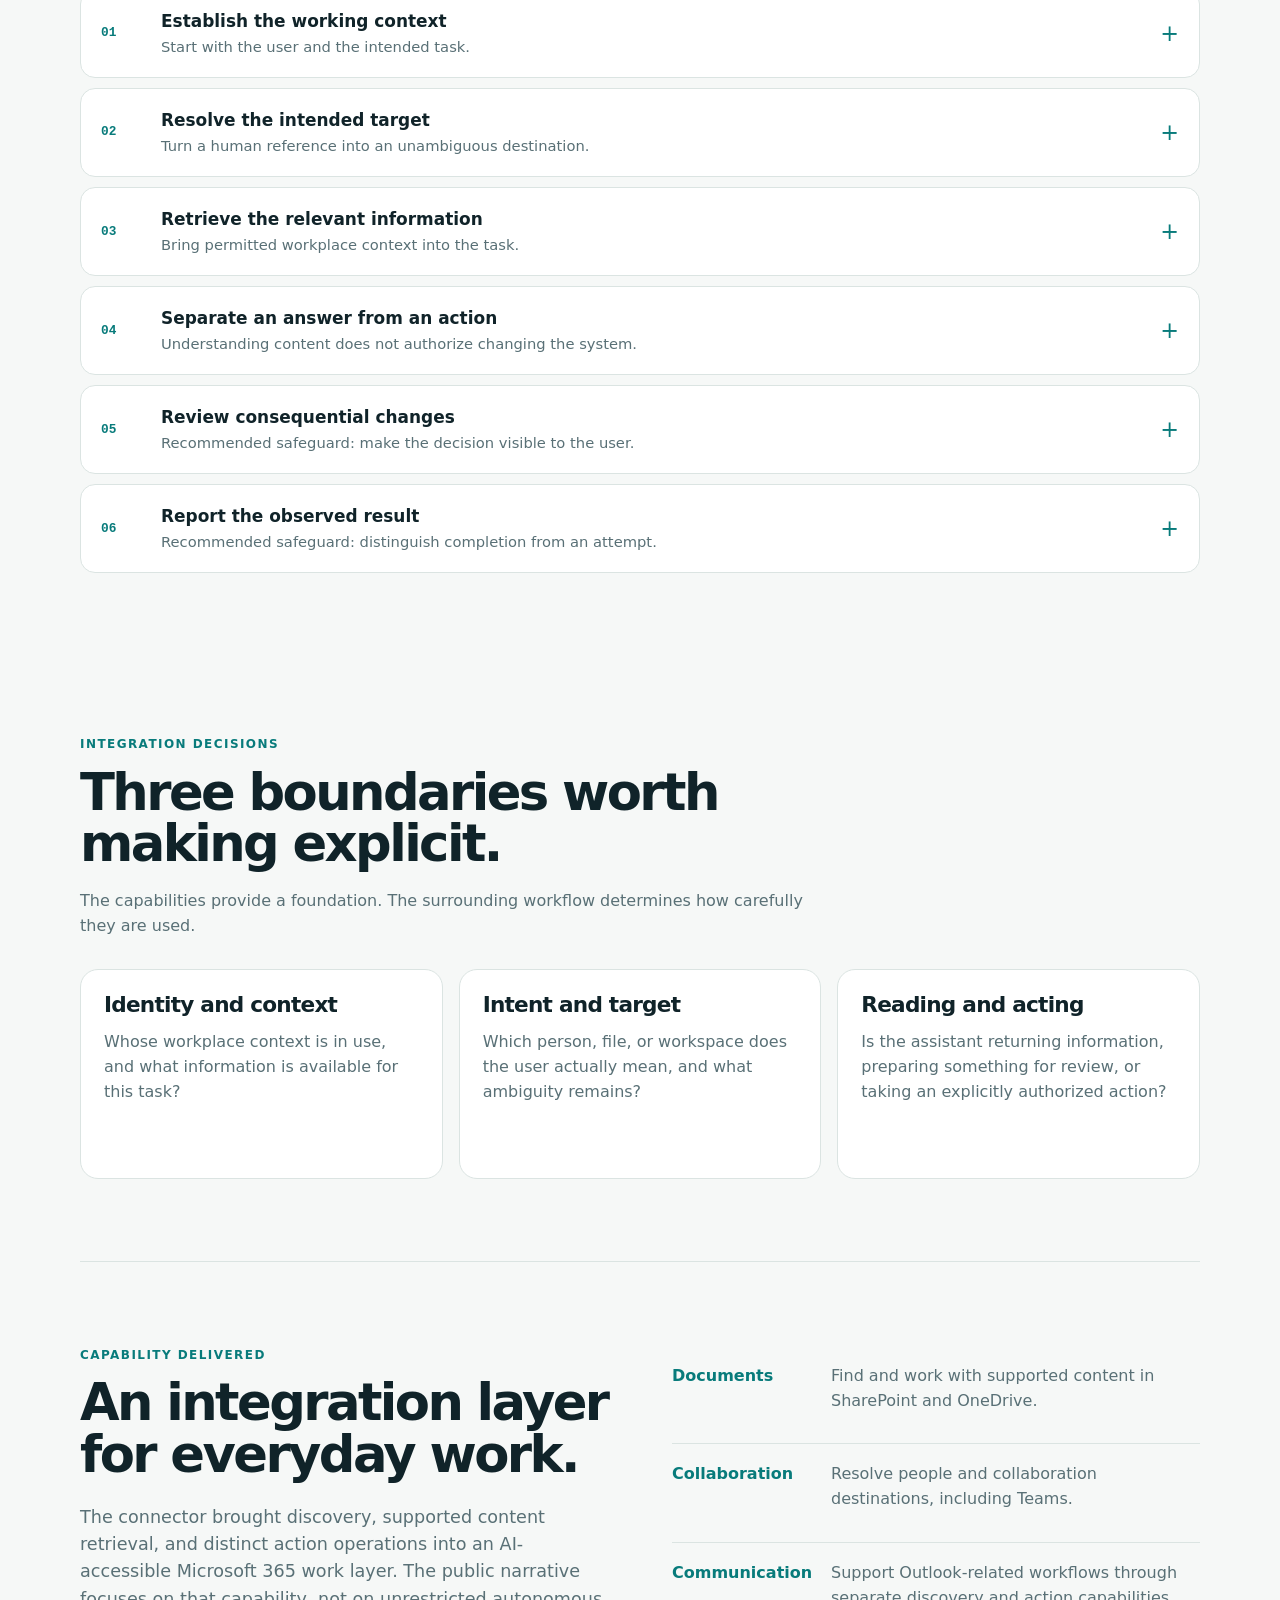
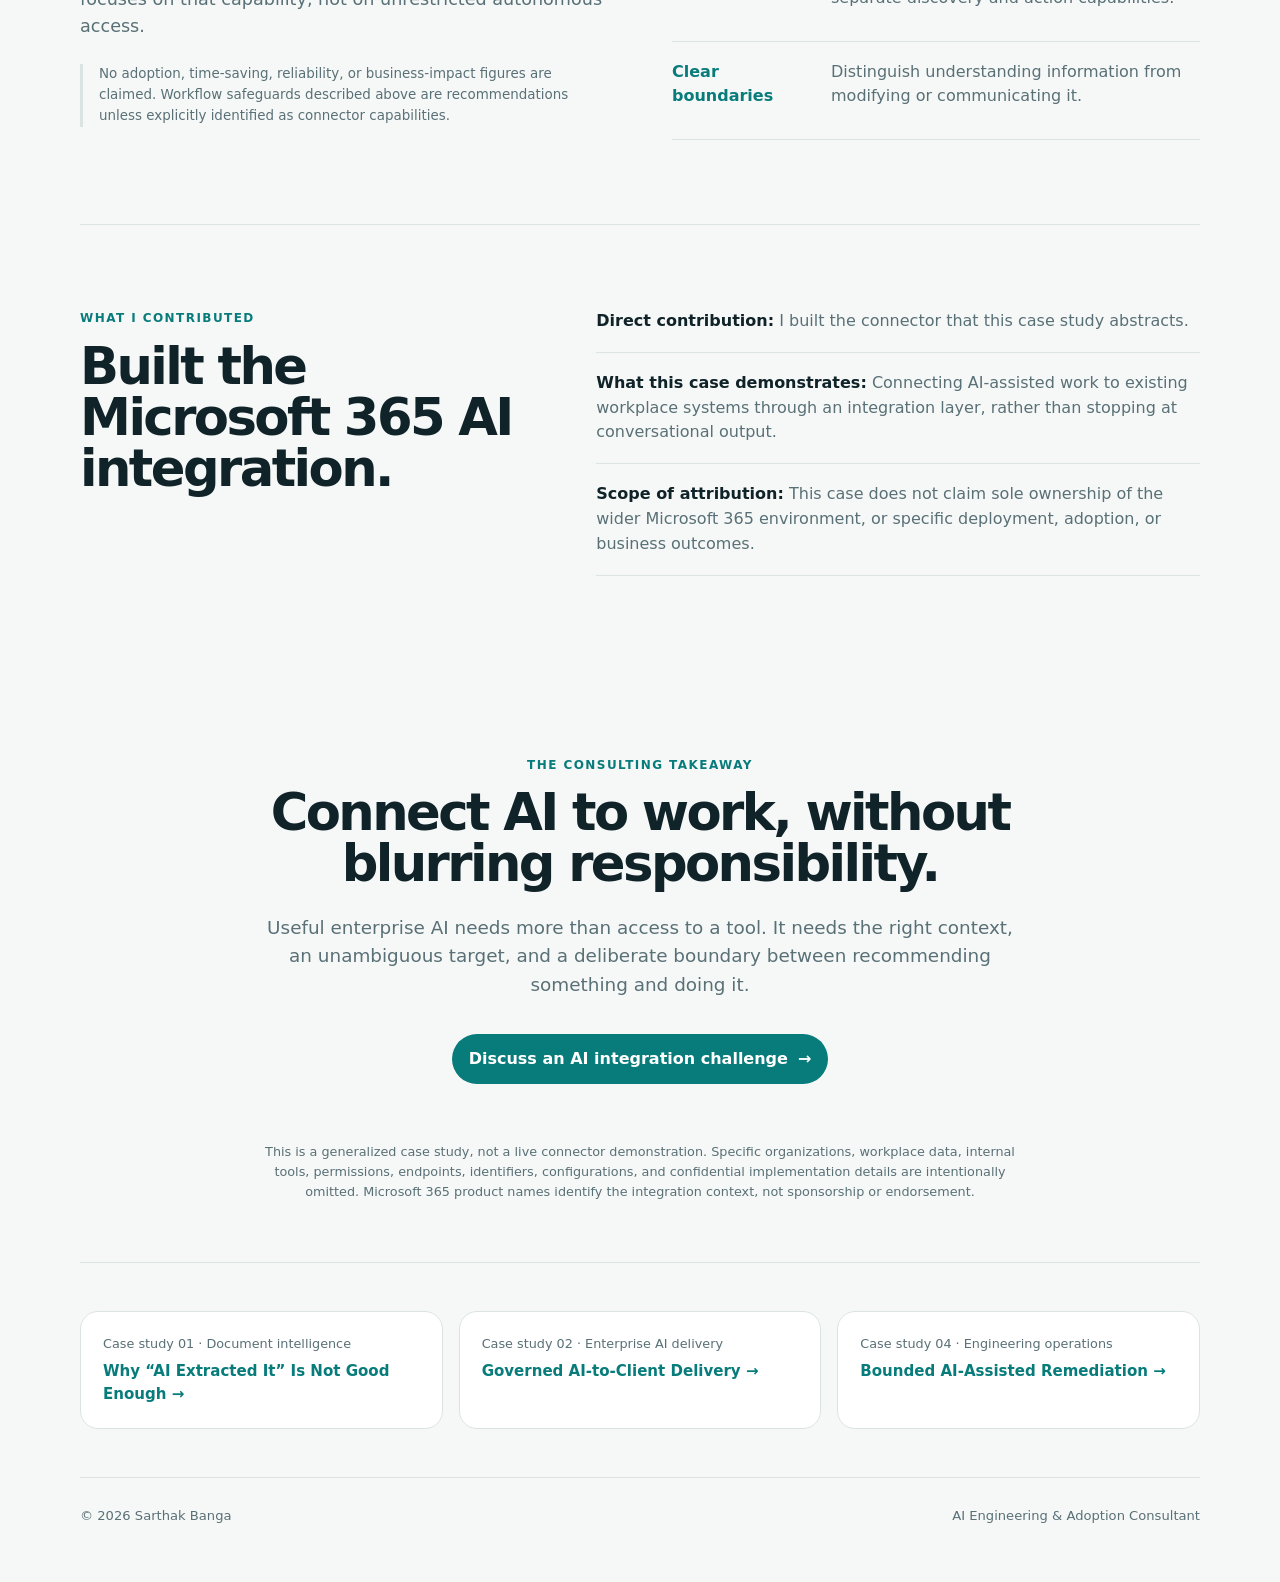
<file: case-studies/microsoft-365-ai-integration/index.html>
<!doctype html>
<html lang="en">
<head>
  <meta charset="utf-8">
  <meta name="viewport" content="width=device-width, initial-scale=1">
  <meta name="description" content="A case study on connecting AI to authorized Microsoft 365 work through identity-aware discovery and controlled actions, by Sarthak Banga.">
  <link rel="canonical" href="https://ai-consulting-portfolio.pages.dev/case-studies/microsoft-365-ai-integration/">
  <meta property="og:type" content="article">
  <meta property="og:site_name" content="Sarthak Banga | AI Engineering &amp; Adoption Consultant">
  <meta property="og:title" content="AI Integration for Microsoft 365">
  <meta property="og:description" content="Resolve the target. Retrieve authorized context. Keep consequential actions explicit. A case study by Sarthak Banga.">
  <meta property="og:url" content="https://ai-consulting-portfolio.pages.dev/case-studies/microsoft-365-ai-integration/">
  <meta property="og:image" content="https://ai-consulting-portfolio.pages.dev/assets/og-microsoft-365.png">
  <meta property="og:image:type" content="image/png">
  <meta property="og:image:width" content="1200">
  <meta property="og:image:height" content="630">
  <meta property="og:image:alt" content="AI Integration for Microsoft 365. Identity-aware discovery and controlled actions. Sarthak Banga.">
  <meta name="twitter:card" content="summary_large_image">
  <meta name="twitter:title" content="AI Integration for Microsoft 365">
  <meta name="twitter:description" content="Resolve the target. Retrieve authorized context. Keep consequential actions explicit. A case study by Sarthak Banga.">
  <meta name="twitter:image" content="https://ai-consulting-portfolio.pages.dev/assets/og-microsoft-365.png">
  <meta name="twitter:image:alt" content="AI Integration for Microsoft 365. Identity-aware discovery and controlled actions. Sarthak Banga.">
  <title>AI Integration for Microsoft 365 | Sarthak Banga</title>
  <link rel="stylesheet" href="../../styles/global.css">
  <link rel="stylesheet" href="../ide-quality/case-study.css">
  <link rel="stylesheet" href="../../styles/case-study-additions.css">
  <link rel="stylesheet" href="../../styles/workflow-map.css">
</head>
<body>
  <a class="skip-link" href="#main-content">Skip to content</a>
  <header class="site-header"><a class="brand" href="../../" aria-label="Sarthak Banga home">SB<span>.</span></a><nav aria-label="Primary navigation"><a href="../../#case-studies">Case studies</a><a href="mailto:sarthak.prof1991@gmail.com">Contact</a></nav></header>
  <main id="main-content">
    <section class="case-hero">
      <p class="eyebrow">Case study 03 · Enterprise systems integration</p>
      <h1>AI Integration for Microsoft 365.</h1>
      <p class="lede">Connecting AI-assisted work to documents, communication, and collaboration. The important decisions are whose access applies, which resource the user means, and whether the next step is an answer or an action.</p>
      <div class="role-strip"><span>Connector development</span><span>Workplace integration</span><span>Identity-aware workflows</span><span>Controlled actions</span></div>
      <nav class="chapter-links" aria-label="On this page"><a href="#workflow">Explore the workflow</a><a href="#contribution">My contribution</a></nav>
    </section>
    <section class="workflow-map" id="interactive-flow" data-workflow-map="m365" aria-labelledby="interactive-flow-title">
      <div class="wm-intro"><p class="eyebrow">Interactive workflow</p><h2 id="interactive-flow-title">Make the next step explicit.</h2><p>Explore the described workflow as a schematic, not a live connector. Review and clarification are recommended workflow safeguards, not universal connector-enforced behavior.</p></div>
      <p class="wm-fallback-note" data-map-fallback><a href="#workflow-title">Read the workflow stages below →</a><noscript> Interactive routes require JavaScript; the full narrative remains available.</noscript></p>
      <div class="wm-app" data-map-body hidden></div>
    </section>
    <ol class="journey" aria-label="Integration model at a glance">
      <li><span>01</span><strong>Resolve the intended target</strong></li>
      <li><span>02</span><strong>Retrieve authorized context</strong></li>
      <li><span>03</span><strong>Separate answers from actions</strong></li>
    </ol>
    <section class="story-grid">
      <article><p class="eyebrow">The problem</p><h2>Useful AI needs context from real work.</h2><p>A request such as “find the document and prepare an update” crosses several boundaries. The assistant needs to identify the right file, understand the permitted context, and distinguish preparing content from changing something in a workplace system.</p><p>The connector brought Microsoft 365 capabilities into an AI-assisted workflow instead of asking the user to navigate the underlying integration details.</p></article>
      <aside class="principle-card"><p class="eyebrow">Design principle</p><p class="quote">Resolve first. Read second. Act deliberately.</p><p>Natural language expresses intent, but it does not remove ambiguity or grant permission. Target selection and action boundaries deserve explicit treatment.</p></aside>
    </section>
    <section class="workflow-section" id="workflow" aria-labelledby="workflow-title">
      <div class="section-heading"><p class="eyebrow">The operating pattern</p><h2 id="workflow-title">From a work request to a controlled next step.</h2><p>The connector supported identity context, discovery, retrieval, and separate action capabilities. The stages below combine those capabilities with recommended operating safeguards; they are not a claim that every safeguard is enforced by the connector itself.</p></div>
      <div class="view-switch" data-view-switch hidden><div><p class="eyebrow">Choose your workflow view</p><h2>Business intent or integration decisions.</h2></div><div class="switch-buttons" role="group" aria-label="Select a workflow view"><button class="view-button active" data-view="executive" type="button" aria-pressed="true">Executive view</button><button class="view-button" data-view="technical" type="button" aria-pressed="false">Technical view</button></div></div>
      <p class="reading-note" data-view-status role="status" aria-live="polite">Executive workflow view selected. Open stages remain open.</p>
      <div class="pipeline">
        <details class="stage"><summary class="stage-button"><span class="stage-index">01</span><span><span class="stage-title">Establish the working context</span><span class="stage-summary">Start with the user and the intended task.</span></span><span class="stage-symbol" aria-hidden="true">+</span></summary><div class="stage-panel">
          <div data-audience="executive"><p>The integration supported identifying the signed-in user. That context matters when an assistant works with information from an existing workplace environment.</p><p><strong>Operating safeguard:</strong> A natural-language request should not be treated as permission to access everything in the organization.</p></div>
          <div data-audience="technical" hidden><p>Identity context was part of the exposed capability model. It gives the workflow a starting point for understanding whose authorized environment is involved.</p><p><strong>Boundary:</strong> This public case does not describe permission configuration or assert a particular underlying authorization implementation.</p></div>
        </div></details>
        <details class="stage"><summary class="stage-button"><span class="stage-index">02</span><span><span class="stage-title">Resolve the intended target</span><span class="stage-summary">Turn a human reference into an unambiguous destination.</span></span><span class="stage-symbol" aria-hidden="true">+</span></summary><div class="stage-panel">
          <div data-audience="executive"><p>The connector exposed discovery capabilities for people, workspaces, and content. These help connect a request about “the project folder” or “the team” to an actual resource.</p><p><strong>Operating safeguard:</strong> If more than one target fits, ask the user to choose before taking a consequential action.</p></div>
          <div data-audience="technical" hidden><p>Resolution was distinct from retrieval and action. Separating these steps provides a place to handle ambiguous names before an operation is directed at a file, recipient, or workspace.</p><p><strong>Failure case to design for:</strong> A plausible match is not necessarily the intended target. Do not silently promote ambiguity into a write operation.</p></div>
        </div></details>
        <details class="stage"><summary class="stage-button"><span class="stage-index">03</span><span><span class="stage-title">Retrieve the relevant information</span><span class="stage-summary">Bring permitted workplace context into the task.</span></span><span class="stage-symbol" aria-hidden="true">+</span></summary><div class="stage-panel">
          <div data-audience="executive"><p>Retrieval capabilities made supported workplace information available for AI-assisted reading and analysis. That includes working with content in the Microsoft 365 document and collaboration environment.</p><p><strong>Operating safeguard:</strong> Keep the retrieval focused on the task. Missing or inaccessible information should remain a visible limitation, not an invitation to invent an answer.</p></div>
          <div data-audience="technical" hidden><p>The capability model separated finding a resource from reading its supported content. The integration provided a bridge from workplace resources to the context an assistant could use.</p><p><strong>Design consideration:</strong> Distinguish “not found,” “not accessible,” and “not supported” in the user experience rather than treating each as an empty result.</p></div>
        </div></details>
        <details class="stage"><summary class="stage-button"><span class="stage-index">04</span><span><span class="stage-title">Separate an answer from an action</span><span class="stage-summary">Understanding content does not authorize changing the system.</span></span><span class="stage-symbol" aria-hidden="true">+</span></summary><div class="stage-panel">
          <div data-audience="executive"><p>The connector exposed action capabilities separately from discovery and reading. A request to summarize a file can end with an answer; a request to update or communicate something requires an additional decision.</p><p><strong>Operating safeguard:</strong> State the proposed action and its destination clearly. Preparing a draft should not be mistaken for sending it.</p></div>
          <div data-audience="technical" hidden><p>The operation model distinguished reads from changes and other actions. This supports a workflow that can reason about a proposed change without performing it during discovery.</p><p><strong>Tradeoff:</strong> Flexible integration is useful, but an operation's technical availability is not equivalent to user authorization for a specific action.</p></div>
        </div></details>
        <details class="stage"><summary class="stage-button"><span class="stage-index">05</span><span><span class="stage-title">Review consequential changes</span><span class="stage-summary">Recommended safeguard: make the decision visible to the user.</span></span><span class="stage-symbol" aria-hidden="true">+</span></summary><div class="stage-panel">
          <div data-audience="executive"><p>For consequential communications or modifications, the recommended workflow presents the recipient or destination and the exact proposed change for review. It should be easy to approve, correct, or stop.</p><p><strong>Important distinction:</strong> This is a recommended assistant-workflow safeguard, not a claim that the connector itself enforces a universal approval prompt.</p></div>
          <div data-audience="technical" hidden><p>Approval belongs to the complete workflow, not to an assumption that every exposed action tool is safe to call. Review should refer to the actual target and payload the operation would use.</p><p><strong>Design consideration:</strong> If the target or proposed change changes after approval, obtain a decision on the revised action rather than reusing stale approval.</p></div>
        </div></details>
        <details class="stage"><summary class="stage-button"><span class="stage-index">06</span><span><span class="stage-title">Report the observed result</span><span class="stage-summary">Recommended safeguard: distinguish completion from an attempt.</span></span><span class="stage-symbol" aria-hidden="true">+</span></summary><div class="stage-panel">
          <div data-audience="executive"><p>A useful workflow should say what actually happened: information retrieved, draft prepared, action completed, or a step blocked. The user should not have to infer success from a confident-sounding response.</p><p><strong>Operating safeguard:</strong> If the result is uncertain, say so and identify the next safe check rather than claiming completion.</p></div>
          <div data-audience="technical" hidden><p>Action results should be interpreted separately from the assistant's plan. A successful request submission may not establish that every intended downstream effect occurred.</p><p><strong>Failure case to design for:</strong> An unclear response should not trigger an automatic repeat of a consequential action. Verify its state before retrying.</p></div>
        </div></details>
      </div>
    </section>
    <section class="quality-section"><div class="section-heading"><p class="eyebrow">Integration decisions</p><h2>Three boundaries worth making explicit.</h2><p>The capabilities provide a foundation. The surrounding workflow determines how carefully they are used.</p></div><div class="quality-grid"><article><h3>Identity and context</h3><p>Whose workplace context is in use, and what information is available for this task?</p></article><article><h3>Intent and target</h3><p>Which person, file, or workspace does the user actually mean, and what ambiguity remains?</p></article><article><h3>Reading and acting</h3><p>Is the assistant returning information, preparing something for review, or taking an explicitly authorized action?</p></article></div></section>
    <section class="impact-section"><div class="impact-copy"><p class="eyebrow">Capability delivered</p><h2>An integration layer for everyday work.</h2><p>The connector brought discovery, supported content retrieval, and distinct action operations into an AI-accessible Microsoft 365 work layer. The public narrative focuses on that capability, not on unrestricted autonomous access.</p><p class="evidence-note">No adoption, time-saving, reliability, or business-impact figures are claimed. Workflow safeguards described above are recommendations unless explicitly identified as connector capabilities.</p></div><div class="impact-list"><div><strong>Documents</strong><span>Find and work with supported content in SharePoint and OneDrive.</span></div><div><strong>Collaboration</strong><span>Resolve people and collaboration destinations, including Teams.</span></div><div><strong>Communication</strong><span>Support Outlook-related workflows through separate discovery and action capabilities.</span></div><div><strong>Clear boundaries</strong><span>Distinguish understanding information from modifying or communicating it.</span></div></div></section>
    <section class="role-section" id="contribution"><div><p class="eyebrow">What I contributed</p><h2>Built the Microsoft 365 AI integration.</h2></div><div class="role-list"><p><strong>Direct contribution:</strong> I built the connector that this case study abstracts.</p><p><strong>What this case demonstrates:</strong> Connecting AI-assisted work to existing workplace systems through an integration layer, rather than stopping at conversational output.</p><p><strong>Scope of attribution:</strong> This case does not claim sole ownership of the wider Microsoft 365 environment, or specific deployment, adoption, or business outcomes.</p></div></section>
    <section class="closing"><p class="eyebrow">The consulting takeaway</p><h2>Connect AI to work, without blurring responsibility.</h2><p>Useful enterprise AI needs more than access to a tool. It needs the right context, an unambiguous target, and a deliberate boundary between recommending something and doing it.</p><a class="button" href="mailto:sarthak.prof1991@gmail.com">Discuss an AI integration challenge <span aria-hidden="true">→</span></a></section>
    <p class="confidentiality">This is a generalized case study, not a live connector demonstration. Specific organizations, workplace data, internal tools, permissions, endpoints, identifiers, configurations, and confidential implementation details are intentionally omitted. Microsoft 365 product names identify the integration context, not sponsorship or endorsement.</p>
    <nav class="related-studies related-studies-three" aria-label="Related case studies"><a href="../ide-quality/"><span>Case study 01 · Document intelligence</span><strong>Why “AI Extracted It” Is Not Good Enough →</strong></a><a href="../governed-ai-exchange/"><span>Case study 02 · Enterprise AI delivery</span><strong>Governed AI-to-Client Delivery →</strong></a><a href="../bounded-ai-remediation/"><span>Case study 04 · Engineering operations</span><strong>Bounded AI-Assisted Remediation →</strong></a></nav>
  </main>
  <footer><p>© <span data-year></span> Sarthak Banga</p><p>AI Engineering &amp; Adoption Consultant</p></footer>
  <script src="../../scripts/site.js"></script>
  <script src="../../scripts/case-study-views.js"></script>
  <script src="../../scripts/workflow-map-data.js"></script>
  <script src="../../scripts/workflow-map.js"></script>
</body>
</html>
</file>
<file: styles/global.css>
:root { --ink:#102329; --muted:#597076; --paper:#f6f8f7; --surface:#ffffff; --line:#dbe4e2; --teal:#087b7b; --teal-dark:#075f60; --soft:#e8f3f1; --radius:18px; --max:1120px; }
* { box-sizing:border-box; }
button { font:inherit; }
a:focus-visible, button:focus-visible { outline:3px solid var(--teal); outline-offset:4px; }
html { scroll-behavior:smooth; }
body { margin:0; background:var(--paper); color:var(--ink); font-family:Inter, ui-sans-serif, system-ui, -apple-system, BlinkMacSystemFont, "Segoe UI", sans-serif; line-height:1.55; }
a { color:inherit; }
.site-header, main, footer { width:min(calc(100% - 40px), var(--max)); margin:auto; }
.site-header { min-height:76px; display:flex; align-items:center; justify-content:space-between; }
.brand { text-decoration:none; font-size:1.35rem; font-weight:800; letter-spacing:-.06em; }.brand span{color:var(--teal)}
nav { display:flex; gap:22px; font-size:.94rem; } nav a { color:var(--muted); text-decoration:none; } nav a:hover { color:var(--teal); }
.hero { padding:92px 0 72px; max-width:760px; }.eyebrow { margin:0 0 13px; color:var(--teal); font-size:.75rem; font-weight:800; letter-spacing:.12em; text-transform:uppercase; }
h1,h2,h3,p { margin-top:0; } h1 { max-width:720px; margin-bottom:22px; font-size:clamp(2.7rem,7vw,5.7rem); line-height:.97; letter-spacing:-.065em; } h2 { margin-bottom:0; font-size:clamp(2rem,4vw,3rem); line-height:1; letter-spacing:-.05em; } h3 { font-size:1.35rem; line-height:1.08; letter-spacing:-.035em; }
.hero-copy { max-width:650px; color:var(--muted); font-size:1.16rem; }.button { display:inline-flex; gap:10px; align-items:center; margin-top:16px; padding:13px 17px; border-radius:999px; background:var(--teal); color:#fff; font-weight:750; text-decoration:none; }.button:hover { background:var(--teal-dark); }
.case-studies { padding:64px 0 94px; border-top:1px solid var(--line); }.section-heading { margin-bottom:30px; }.card-grid { display:grid; grid-template-columns:repeat(3,1fr); gap:16px; }.case-card { min-height:275px; display:flex; flex-direction:column; padding:24px; border:1px solid var(--line); border-radius:var(--radius); background:var(--surface); text-decoration:none; transition:transform .18s ease,box-shadow .18s ease,border-color .18s ease; }.featured-card:hover { transform:translateY(-4px); border-color:#a3d0cb; box-shadow:0 14px 36px rgba(16,35,41,.09); }.card-number { color:var(--teal); font-size:.78rem; font-weight:800; letter-spacing:.1em; }.case-card p:not(.card-number) { color:var(--muted); }.case-card span { margin-top:auto; color:var(--teal); font-size:.9rem; font-weight:750; }.muted-card { opacity:.72; } footer { display:flex; justify-content:space-between; gap:24px; padding:28px 0 42px; border-top:1px solid var(--line); color:var(--muted); font-size:.82rem; } footer p:last-child { max-width:470px; text-align:right; }
.card-grid { grid-template-columns:repeat(2,minmax(0,1fr)); }
@media (max-width:760px) { .site-header,main,footer { width:min(calc(100% - 28px),var(--max)); }.hero { padding:64px 0 54px; }.card-grid { grid-template-columns:1fr; }.case-card { min-height:220px; } footer { flex-direction:column; } footer p:last-child { text-align:left; } }
@media (prefers-reduced-motion:reduce) { html { scroll-behavior:auto; } *, *::before, *::after { transition:none !important; } }
</file>
<file: case-studies/ide-quality/case-study.css>
.case-hero { padding:82px 0 62px; max-width:880px; }.case-hero h1 { max-width:880px; }.lede { max-width:760px; color:var(--muted); font-size:clamp(1.15rem,2vw,1.45rem); line-height:1.45; }.role-strip { display:flex; flex-wrap:wrap; gap:8px; margin-top:28px; }.role-strip span { padding:8px 11px; border:1px solid var(--line); border-radius:999px; background:var(--surface); color:var(--muted); font-size:.82rem; font-weight:700; }
.stage-title, .stage-summary { display:block; }
.view-switch { display:flex; justify-content:space-between; gap:28px; align-items:end; padding:32px 0; border-top:1px solid var(--line); border-bottom:1px solid var(--line); }.view-switch h2 { max-width:480px; font-size:clamp(1.55rem,3vw,2.2rem); }.switch-buttons { display:flex; gap:8px; flex-wrap:wrap; }.view-button { padding:10px 14px; border:1px solid var(--line); border-radius:999px; background:transparent; color:var(--muted); cursor:pointer; font-weight:750; }.view-button.active,.view-button:hover { border-color:var(--teal); background:var(--teal); color:#fff; }
.story-grid { display:grid; grid-template-columns:1.35fr .85fr; gap:46px; padding:86px 0; }.story-grid h2,.workflow-section h2,.quality-section h2,.impact-section h2,.role-section h2,.closing h2 { font-size:clamp(2rem,4vw,3.4rem); }.story-grid article p:not(.eyebrow) { max-width:650px; color:var(--muted); font-size:1.07rem; }.principle-card { align-self:start; padding:25px; border-radius:var(--radius); background:var(--ink); color:#fff; }.principle-card .eyebrow { color:#75d7d1; }.principle-card .quote { margin:24px 0; font-size:1.42rem; font-weight:700; line-height:1.2; letter-spacing:-.03em; }.principle-card p:last-child { color:#c8d9d8; }
.workflow-section { padding:80px 0; border-top:1px solid var(--line); }.section-heading { max-width:760px; }.section-heading > p:last-child { color:var(--muted); }.pipeline { display:grid; gap:10px; margin-top:34px; }.stage { border:1px solid var(--line); border-radius:15px; overflow:hidden; background:var(--surface); }.stage-button { width:100%; display:grid; grid-template-columns:46px 1fr auto; gap:14px; align-items:center; padding:18px 20px; border:0; background:none; color:var(--ink); cursor:pointer; text-align:left; }.stage-button:hover { background:#fbfcfc; }.stage-index { color:var(--teal); font-family:ui-monospace,SFMono-Regular,Consolas,monospace; font-size:.8rem; font-weight:800; }.stage-title { font-size:1.06rem; font-weight:800; }.stage-summary { margin-top:2px; color:var(--muted); font-size:.92rem; }.stage-symbol { color:var(--teal); font-size:1.4rem; transition:transform .2s ease; }.stage.open .stage-symbol { transform:rotate(45deg); }.stage-panel { display:none; padding:0 20px 20px 80px; color:var(--muted); }.stage.open .stage-panel { display:block; }.stage-panel p { max-width:760px; margin-bottom:0; }.stage-panel strong { color:var(--ink); }
.quality-section { padding:82px 0; }.quality-grid { display:grid; grid-template-columns:repeat(3,1fr); gap:16px; margin-top:30px; }.quality-grid article { min-height:210px; padding:23px; border:1px solid var(--line); border-radius:var(--radius); background:var(--surface); }.quality-grid h3 { margin-bottom:14px; }.quality-grid p { color:var(--muted); }.impact-section { display:grid; grid-template-columns:1fr 1fr; gap:64px; padding:84px 0; border-top:1px solid var(--line); }.impact-copy p:not(.eyebrow) { color:var(--muted); font-size:1.1rem; }.impact-list { display:grid; gap:0; }.impact-list div { display:grid; grid-template-columns:145px 1fr; gap:14px; padding:18px 0; border-bottom:1px solid var(--line); }.impact-list strong { color:var(--teal); }.impact-list span { color:var(--muted); }
.role-section { display:grid; grid-template-columns:.85fr 1.15fr; gap:70px; padding:84px 0; border-top:1px solid var(--line); }.role-list p { padding-bottom:18px; margin-bottom:18px; border-bottom:1px solid var(--line); color:var(--muted); }.role-list strong { color:var(--ink); }.closing { padding:96px 0 58px; text-align:center; }.closing h2,.closing p { max-width:760px; margin-left:auto; margin-right:auto; }.closing p:not(.eyebrow) { color:var(--muted); font-size:1.15rem; }.confidentiality { max-width:760px; margin:0 auto 60px; color:var(--muted); font-size:.8rem; text-align:center; }
@media (max-width:760px) { .case-hero { padding:58px 0 46px; }.view-switch,.story-grid,.impact-section,.role-section { grid-template-columns:1fr; display:grid; }.view-switch { align-items:start; }.story-grid,.impact-section,.role-section { gap:28px; padding:58px 0; }.stage-button { grid-template-columns:35px 1fr auto; padding:16px; }.stage-panel { padding:0 16px 18px; }.quality-grid { grid-template-columns:1fr; }.quality-grid article { min-height:0; }.impact-list div { grid-template-columns:1fr; gap:5px; }.closing { padding-top:70px; } }
</file>
<file: styles/case-study-additions.css>
.skip-link { position:absolute; left:16px; top:-100px; z-index:2; padding:12px 18px; background:var(--ink); color:#fff; border-radius:8px; }
.skip-link:focus { top:12px; }
.case-hero h1 { font-size:clamp(2.6rem,6.5vw,5.25rem); line-height:1.02; }
.story-grid article h2 { margin-bottom:24px; }
.view-switch[hidden], [data-audience][hidden] { display:none !important; }
.workflow-section .view-switch h2 { font-size:clamp(1.45rem,3vw,2.1rem); max-width:480px; }
.reading-note { max-width:760px; color:var(--muted); font-size:.86rem; margin-top:20px; }
.chapter-links { display:flex; flex-wrap:wrap; gap:12px 24px; margin-top:24px; }
.chapter-links a { color:var(--teal); text-underline-offset:4px; font-size:.9rem; font-weight:700; }
.journey { list-style:none; display:grid; grid-template-columns:repeat(3,1fr); gap:1px; padding:1px; margin:0 0 34px; background:var(--line); border-radius:var(--radius); overflow:hidden; }
.journey li { background:var(--surface); padding:20px; }
.journey span { display:block; color:var(--teal); font-family:ui-monospace,monospace; font-size:.8rem; margin-bottom:8px; }
.journey strong { font-size:1rem; }
details.stage > summary { list-style:none; cursor:pointer; }
details.stage > summary::-webkit-details-marker { display:none; }
details.stage > summary:focus-visible { outline:3px solid var(--teal); outline-offset:-4px; border-radius:14px; }
details.stage[open] .stage-symbol { transform:rotate(45deg); }
details.stage .stage-panel { display:block; }
.stage-panel p + p { margin-top:16px; }
.stage-panel h3 { font-size:.85rem; margin:20px 0 7px; color:var(--ink); }
.stage-panel h3:first-child { margin-top:0; }
.stage-panel ul { margin:8px 0 0; padding-left:20px; max-width:760px; }
.stage-panel li { margin-bottom:8px; }
.quality-section .section-heading p:last-child { margin-top:20px; }
.impact-copy h2, .closing h2 { margin-bottom:24px; }
.evidence-note { font-size:.84rem !important; border-left:3px solid var(--line); padding-left:16px; margin-top:24px; }
.role-list p:last-child { margin-bottom:0; }
.related-studies { display:grid; grid-template-columns:1fr 1fr; gap:16px; padding:48px 0; border-top:1px solid var(--line); }
.related-studies a { padding:22px; border:1px solid var(--line); border-radius:var(--radius); text-decoration:none; background:var(--surface); }
.related-studies a:hover { border-color:var(--teal); }
.related-studies span { display:block; color:var(--muted); font-size:.8rem; margin-bottom:6px; }
.related-studies strong { color:var(--teal); }
.related-studies-three { grid-template-columns:repeat(3,minmax(0,1fr)); }
.boundary-section { padding:70px 0; border-top:1px solid var(--line); }
.boundary-section h2 { font-size:clamp(2rem,4vw,3.4rem); margin-bottom:22px; }
.boundary-picker { display:flex; flex-wrap:wrap; gap:10px; margin-bottom:22px; }
.boundary-picker[hidden], .boundary-card[hidden] { display:none !important; }
.boundary-button { border:1px solid var(--line); border-radius:999px; padding:12px 17px; background:var(--surface); color:var(--ink); font-weight:700; cursor:pointer; }
.boundary-button.active, .boundary-button:hover { background:var(--teal); border-color:var(--teal); color:#fff; }
.boundary-card { padding:28px; border:1px solid var(--line); border-left:4px solid var(--teal); background:var(--surface); border-radius:var(--radius); }
.boundary-card:not([hidden]) + .boundary-card:not([hidden]) { margin-top:16px; }
.boundary-card h3 { max-width:780px; font-size:1.5rem; line-height:1.2; }
.boundary-card p:not(.eyebrow) { max-width:780px; color:var(--muted); }
.boundary-card p:last-child { margin-bottom:0; }
.boundary-card strong { color:var(--ink); }
@media (max-width:760px) {
  .journey { grid-template-columns:1fr; }
  .journey li { display:flex; gap:16px; align-items:center; padding:14px 18px; }
  .journey span { margin-bottom:0; }
  .related-studies { grid-template-columns:1fr; }
  .case-hero h1 { overflow-wrap:break-word; }
  .boundary-section { padding:52px 0; }
  .boundary-card { padding:21px; }
}
</file>
<file: styles/workflow-map.css>
/* Additive, component-scoped styles. No legacy narrative or view selectors. */
.workflow-map {
  --wm-ink: #102830;
  --wm-node: #1c3842;
  --wm-border: #526e76;
  --wm-text: #f3f8f7;
  --wm-muted: #b8cbd0;
  --wm-teal: #7acac1;
  --wm-amber: #e5ba77;
  --wm-small: .75rem;
  --wm-ui: .875rem;
  --wm-body: 1rem;
  margin: 0 0 56px;
  scroll-margin-top: 24px;
}
.workflow-map [hidden] { display: none !important; }
.wm-intro { max-width: 820px; margin-bottom: 24px; }
.wm-intro h2 { font-size: clamp(1.7rem, 3vw, 2.35rem); line-height: 1.12; margin-bottom: 14px; }
.wm-intro > p:last-child { color: var(--muted); margin-bottom: 0; font-size: var(--wm-body); }
.wm-app { border: 1px solid var(--line); border-radius: var(--radius); background: #fff; }
.wm-route-bar { padding: 22px 24px 18px; }
.wm-toolbar-label { color: var(--muted); font-size: var(--wm-small); font-weight: 800; letter-spacing: .08em; text-transform: uppercase; margin-bottom: 10px; }
.wm-routes { display: flex; flex-wrap: wrap; gap: 8px; }
.workflow-map button, .wm-link, .wm-route-reading > summary { min-height: 44px; min-width: 44px; touch-action: manipulation; }
.wm-routes button, .wm-view button, .wm-controls button, .wm-link {
  border: 1px solid var(--line);
  border-radius: 8px;
  color: var(--ink);
  background: #fff;
  padding: 10px 13px;
  cursor: pointer;
  font-size: var(--wm-ui);
  font-weight: 700;
  line-height: 1.35;
}
.wm-routes button { border-radius: 999px; }
.wm-routes button[aria-pressed="true"] { color: #fff; background: var(--ink); border-color: var(--ink); }
.wm-routes button:hover:not([aria-pressed="true"]), .wm-controls button:hover:not(:disabled), .wm-link:hover { background: var(--soft); border-color: #91b4af; }
.wm-route-description { max-width: 85ch; margin: 14px 0 0; color: #4e656c; font-size: var(--wm-ui); line-height: 1.6; }
.wm-route-reading { margin-top: 4px; font-size: var(--wm-ui); }
.wm-route-reading > summary { display: list-item; width: fit-content; padding: 11px 0; cursor: pointer; color: var(--teal-dark); font-weight: 700; }
.wm-route-list { display: flex; flex-wrap: wrap; gap: 7px 0; list-style: none; padding: 0 0 6px; margin: 0; color: #4e656c; }
.wm-route-list li { display: inline; }
.wm-route-list li:not(:last-child)::after { content: " → "; display: inline-block; padding: 0 9px; color: #687e84; }
.wm-route-list li[aria-current="step"] { color: var(--teal-dark); font-weight: 800; }
.wm-workspace { display: grid; grid-template-columns: minmax(0, 1fr) 340px; border-top: 1px solid var(--line); }
.wm-surface { min-width: 0; color: var(--wm-text); background: var(--wm-ink); border-bottom-left-radius: calc(var(--radius) - 1px); }
.wm-surface-header { display: flex; align-items: center; justify-content: space-between; flex-wrap: wrap; gap: 8px 20px; padding: 20px 24px 0; }
.wm-surface-title { margin: 0; font-size: var(--wm-small); font-weight: 800; letter-spacing: .08em; text-transform: uppercase; color: var(--wm-muted); }
.wm-surface-header a { display: inline-flex; align-items: center; color: #b4e2dc; font-size: var(--wm-ui); text-underline-offset: 4px; min-height: 44px; }
.wm-diagram { position: relative; isolation: isolate; }
.wm-connectors { position: absolute; inset: 0; width: 100%; height: 100%; pointer-events: none; z-index: -1; }
.wm-nodes {
  display: grid;
  grid-template-columns: repeat(3, minmax(0, 1fr));
  grid-template-rows: repeat(3, minmax(120px, auto));
  gap: 56px 38px;
  padding: 28px 32px;
  margin: 0;
  list-style: none;
}
.wm-node-item { grid-column: var(--map-col); grid-row: var(--map-row); display: flex; min-width: 0; }
.wm-node {
  display: flex;
  flex-direction: column;
  gap: 8px;
  justify-content: space-between;
  width: 100%;
  min-height: 120px;
  text-align: left;
  border: 1px solid var(--wm-border);
  border-radius: 10px;
  background: var(--wm-node);
  color: var(--wm-text);
  padding: 13px 14px;
  cursor: pointer;
  transition: background-color .16s ease, border-color .16s ease, box-shadow .16s ease;
}
.wm-node-kind { display: flex; gap: 7px; align-items: baseline; color: var(--wm-muted); font-size: var(--wm-small); line-height: 1.35; }
.wm-node-kind::before { content: ""; display: inline-block; flex: 0 0 6px; width: 6px; height: 6px; border: 1px solid currentColor; }
.wm-node-label { font-size: .9375rem; font-weight: 750; line-height: 1.3; letter-spacing: -.015em; }
.wm-node-state { color: var(--wm-muted); font-size: var(--wm-small); line-height: 1.3; }
.wm-node[data-decision="true"] { border-color: #a48960; }
.wm-node[data-decision="true"] .wm-node-kind { color: var(--wm-amber); }
.wm-node[data-decision="true"] .wm-node-kind::before { transform: rotate(45deg); }
.wm-node[data-route-state="other"] { background: #152e37; border-color: #3b555e; }
.wm-node[data-route-state="other"] .wm-node-label { color: #c3d3d7; }
.wm-node[data-route-state="visited"] { background: #194b4d; border-color: #6badab; }
.wm-node[data-route-state="visited"] .wm-node-state { color: #a6e1d8; }
.wm-node[aria-current="step"] { background: #eef9f6; color: var(--ink); border-color: #dcf5ee; box-shadow: 0 0 0 3px #7acac126; }
.wm-node[aria-current="step"] .wm-node-kind, .wm-node[aria-current="step"] .wm-node-state { color: #315f60; }
.wm-node[data-decision="true"][aria-current="step"] { border-color: var(--wm-amber); box-shadow: 0 0 0 3px #e5ba7726; }
.wm-node[data-decision="true"][aria-current="step"] .wm-node-kind { color: #715121; }
.wm-node:hover:not([aria-current="step"]) { border-color: var(--wm-teal); background: #264852; }
.wm-legend { display: flex; flex-wrap: wrap; gap: 10px 18px; margin: 0; padding: 6px 24px 22px; list-style: none; font-size: var(--wm-small); color: var(--wm-muted); }
.wm-legend li { display: flex; align-items: center; gap: 7px; }
.wm-key { display: inline-block; width: 13px; height: 8px; border-radius: 2px; background: #eef9f6; }
.wm-key-visited { height: 3px; background: var(--wm-teal); }
.wm-key-ahead { height: 0; border-top: 2px dashed #8dabb0; background: none; }
.wm-key-decision { width: 7px; height: 7px; border: 1px solid var(--wm-amber); border-radius: 0; background: none; transform: rotate(45deg); margin-right: 4px; }
.wm-diagram-help { margin: 0; padding: 0 24px 24px; color: var(--wm-muted); font-size: var(--wm-small); }
.wm-inspector { min-width: 0; padding: 24px; background: #fcfdfb; border-bottom-right-radius: calc(var(--radius) - 1px); }
.wm-inspector-heading { scroll-margin-top: 24px; }
.wm-inspector-title { font-size: 1.35rem; font-weight: 800; letter-spacing: -.03em; line-height: 1.2; margin: 0 0 18px; }
.wm-view { display: flex; flex-wrap: wrap; gap: 6px; margin-bottom: 18px; }
.wm-view button { flex: 1 1 auto; padding-inline: 10px; }
.wm-view button[aria-pressed="true"] { border-color: #95b7b1; background: var(--soft); color: var(--teal-dark); }
.wm-view button:hover { border-color: var(--teal); }
.wm-inspector-copy { color: #4b6269; font-size: var(--wm-body); line-height: 1.6; }
.wm-inspector-copy p { margin-bottom: 14px; max-width: 70ch; }
.wm-inspector-copy strong { color: var(--ink); font-weight: 750; }
.wm-inspector-note { margin: 0 0 16px; padding: 12px 13px; border-radius: 8px; background: #fbf1df; color: #69512d; font-size: var(--wm-ui); line-height: 1.55; }
.wm-stage-links { display: flex; flex-wrap: wrap; gap: 8px; margin: 18px 0 24px; }
.wm-link { display: inline-flex; align-items: center; gap: 8px; text-decoration: none; }
.wm-link-primary { color: var(--teal-dark); }
.wm-walkthrough { border-top: 1px solid var(--line); padding-top: 20px; }
.wm-status { margin: 0 0 14px; color: #3f5961; font-size: var(--wm-ui); line-height: 1.55; }
.wm-controls { display: grid; grid-template-columns: 1fr 1fr; gap: 8px; }
.wm-controls [data-map-action="next"] { background: var(--teal-dark); border-color: var(--teal-dark); color: #fff; }
.wm-controls [data-map-action="next"]:hover:not(:disabled) { background: #074d4e; }
.wm-controls button:disabled { cursor: not-allowed; opacity: .48; }
.wm-motion-note { color: #4e656c; font-size: var(--wm-small); margin: 12px 0 0; }
.workflow-map :is(button, a, summary):focus-visible { outline: 3px solid #087b7b; outline-offset: 4px; }
.wm-surface :is(button, a):focus-visible { outline-color: #f4d29e; outline-offset: 5px; }
.wm-inspector-heading:focus { outline: 2px solid var(--teal); outline-offset: 6px; border-radius: 2px; }
.workflow-map button:active:not(:disabled), .wm-link:active { filter: brightness(.92); }
.wm-fallback-note { color: var(--muted); margin: 0 0 22px; }
.wm-fallback-note a { display: inline-flex; align-items: center; min-height: 44px; color: var(--teal-dark); }
.wm-fallback-stages { padding-left: 24px; }
.wm-fallback-stages li { margin-bottom: 20px; }
.wm-fallback-stages p { color: var(--muted); margin: 6px 0 0; }
@media (max-width: 1099px) {
  .wm-workspace { grid-template-columns: minmax(0, 1fr); }
  .wm-surface { border-bottom-left-radius: 0; }
  .wm-inspector { border-radius: 0 0 calc(var(--radius) - 1px) calc(var(--radius) - 1px); }
  .wm-inspector-title { max-width: 36ch; }
  .wm-view, .wm-controls { max-width: 400px; }
}
@media (max-width: 700px) {
  .wm-route-bar, .wm-inspector { padding: 20px 18px; }
  .wm-routes { gap: 8px; }
  .wm-routes button { flex: 1 1 auto; padding: 11px 12px; }
  .wm-surface-header { padding: 16px 18px 0; }
  .wm-nodes { display: flex; flex-direction: column; gap: 38px; padding: 24px 40px; }
  .wm-node-item { width: 100%; max-width: 420px; align-self: center; }
  .wm-node { min-height: 116px; padding: 14px; }
  .wm-node-label { font-size: var(--wm-body); }
  .wm-legend { padding: 6px 18px 18px; }
  .wm-diagram-help { padding: 0 18px 22px; }
  .wm-stage-links { flex-direction: column; }
  .wm-stage-links .wm-link { justify-content: center; }
  .wm-controls, .wm-view { max-width: none; }
}
@media (prefers-reduced-motion: reduce) {
  .workflow-map *, .workflow-map *::before, .workflow-map *::after { transition: none !important; animation: none !important; scroll-behavior: auto !important; }
}
@media (forced-colors: active) {
  .wm-node[aria-current="step"] { outline: 3px solid Highlight; outline-offset: 3px; }
  .wm-node[data-decision="true"] { border-style: double; border-width: 3px; }
  .wm-routes button[aria-pressed="true"], .wm-view button[aria-pressed="true"] { outline: 2px solid Highlight; }
  .wm-connectors { forced-color-adjust: none; }
}
</file>
<file: styles/ide-workflow-scene.css>
/* IDE-only progressive enhancement. The approved 2D map is the default. */
[data-workflow-map="ide"][data-ide-scene] {
  --ide-scene-styles: ready;
  --ide-scene-dark: #0b1c25;
  --ide-scene-line: #46656e;
  --ide-scene-light: #eef8f5;
  --ide-scene-cyan: #8bdfd4;
}
[data-ide-scene] .ide-scene-toolbar {
  display: flex;
  align-items: center;
  justify-content: space-between;
  gap: 12px 24px;
  padding: 8px 24px 16px;
}
[data-ide-scene] .ide-scene-modes,
[data-ide-scene] .ide-scene-camera,
[data-ide-scene] .ide-scene-walkthrough-controls,
[data-ide-scene] .ide-scene-perspectives {
  display: flex;
  flex-wrap: wrap;
  gap: 6px;
}
[data-ide-scene] .ide-scene-modes { flex-shrink: 0; }
[data-ide-scene] .ide-scene-modes button,
[data-ide-scene] .ide-scene-camera button,
[data-ide-scene] .ide-scene-walkthrough-controls button,
[data-ide-scene] .ide-scene-perspectives button {
  min-height: 44px;
  min-width: 44px;
  padding: 10px 13px;
  border: 1px solid var(--ide-scene-line);
  border-radius: 6px;
  background: #1b3740;
  color: var(--ide-scene-light);
  font-size: var(--wm-ui);
  font-weight: 650;
  line-height: 1.35;
  cursor: pointer;
}
[data-ide-scene] .ide-scene-modes button[aria-pressed="true"] {
  border-color: var(--ide-scene-cyan);
  background: var(--ide-scene-light);
  color: #163d43;
}
[data-ide-scene] .ide-scene-perspectives button[aria-pressed="true"] {
  background: #e6f3ed;
  color: #14383e;
  border-color: #b7e6d6;
}
[data-ide-scene] .ide-scene-perspectives button:hover:not([aria-pressed="true"]) { background: #2a4a53; border-color: #8bdfd4; }
[data-ide-scene] .ide-scene-perspective-bar {
  display: flex;
  flex-wrap: wrap;
  align-items: center;
  justify-content: space-between;
  gap: 8px 24px;
  padding: 14px 24px 4px;
}
[data-ide-scene] .ide-scene-perspective-bar > p {
  color: #bed4d6;
  font-size: var(--wm-ui);
  margin: 0;
}
[data-ide-scene] .ide-scene-modes button:hover:not(:disabled):not([aria-pressed="true"]),
[data-ide-scene] .ide-scene-camera button:hover:not(:disabled),
[data-ide-scene] .ide-scene-walkthrough-controls button:hover:not(:disabled) {
  border-color: var(--ide-scene-cyan);
  background: #2a4a53;
}
[data-ide-scene] .ide-scene-modes button:disabled,
[data-ide-scene] .ide-scene-camera button:disabled,
[data-ide-scene] .ide-scene-walkthrough-controls button:disabled { opacity: .5; cursor: not-allowed; }
[data-ide-scene] .ide-scene-walkthrough {
  display: flex;
  align-items: center;
  justify-content: space-between;
  flex-wrap: wrap;
  gap: 12px 24px;
  padding: 16px 24px;
  border-bottom: 1px solid #294750;
}
[data-ide-scene] .ide-scene-walkthrough-text { flex: 1 1 280px; }
[data-ide-scene] .ide-scene-walkthrough-title {
  color: var(--wm-muted);
  font-size: var(--wm-small);
  font-weight: 750;
  letter-spacing: .07em;
  text-transform: uppercase;
  margin: 0 0 4px;
}
[data-ide-scene] .ide-scene-walkthrough-status { font-size: var(--wm-ui); color: var(--wm-text); margin: 0; }
[data-ide-scene] .ide-scene-walkthrough-controls [data-scene-action="next"] {
  color: #12383e;
  background: #a8ded2;
  border-color: #a8ded2;
}
[data-ide-scene] .ide-scene-walkthrough-controls [data-scene-action="next"]:hover:not(:disabled) { background: #c4eadf; color: #12383e; }
[data-ide-scene] .ide-scene-mode-note {
  margin: 0;
  max-width: 65ch;
  color: var(--wm-muted);
  font-size: var(--wm-small);
  line-height: 1.5;
}
[data-ide-scene][data-scene-mode="3d"] .wm-workspace { grid-template-columns: minmax(0, 1fr); }
[data-ide-scene][data-scene-mode="3d"] .wm-surface { border-radius: 0; }
[data-ide-scene][data-scene-mode="3d"] .wm-inspector {
  display: grid;
  grid-template-columns: minmax(0, 1fr) minmax(300px, .75fr);
  column-gap: 48px;
  align-content: start;
  border-radius: 0 0 calc(var(--radius) - 1px) calc(var(--radius) - 1px);
  padding: 28px 32px;
}
[data-ide-scene][data-scene-mode="3d"] .wm-inspector > :not(.wm-walkthrough) { grid-column: 1; }
[data-ide-scene][data-scene-mode="3d"] .wm-inspector .wm-view { width: fit-content; }
[data-ide-scene][data-scene-mode="3d"] .wm-inspector .wm-stage-links { margin-bottom: 0; }
[data-ide-scene][data-scene-mode="3d"] .wm-walkthrough {
  grid-column: 2;
  grid-row: 1 / span 6;
  align-self: start;
  border-top: 0;
  border-left: 1px solid var(--line);
  padding: 0 0 0 32px;
}
[data-ide-scene] .ide-scene-mount { border-top: 1px solid #294750; }
[data-ide-scene] .ide-scene-frame {
  position: relative;
  height: 560px;
  width: 100%;
  isolation: isolate;
  overflow: hidden;
  background: var(--ide-scene-dark);
}
[data-ide-scene] .ide-scene-canvas {
  position: absolute;
  inset: 0;
  display: block;
  width: 100%;
  height: 100%;
  max-width: none;
  cursor: grab;
  /* Touch scroll belongs to the document, not the camera. No wheel listener. */
  touch-action: pan-y pinch-zoom;
}
[data-ide-scene] .ide-scene-canvas[data-dragging="true"] { cursor: grabbing; }
[data-ide-scene] .ide-scene-caption {
  position: absolute;
  top: 20px;
  left: 24px;
  z-index: 2;
  margin: 0;
  color: #b8cbd0;
  font-size: var(--wm-small);
  letter-spacing: .075em;
  text-transform: uppercase;
  pointer-events: none;
}
[data-ide-scene] .ide-scene-caption strong {
  display: block;
  color: #ecf6f3;
  font-weight: 700;
  letter-spacing: .01em;
  text-transform: none;
  margin-top: 4px;
}
[data-ide-scene] .ide-scene-focus-caption {
  position: absolute;
  z-index: 2;
  top: 110px;
  left: 32px;
  width: 250px;
  pointer-events: none;
}
[data-ide-scene] .ide-scene-focus-kind {
  margin: 0 0 12px;
  color: #9ad0c9;
  font-size: var(--wm-small);
  line-height: 1.5;
}
[data-ide-scene] .ide-scene-focus-title {
  font-size: clamp(1.5rem, 2.4vw, 2rem);
  font-weight: 750;
  color: #edf7f0;
  letter-spacing: -.035em;
  line-height: 1.1;
  margin: 0 0 18px;
}
[data-ide-scene] .ide-scene-focus-hint {
  color: #aec6ca;
  font-size: var(--wm-ui);
  line-height: 1.6;
  max-width: 25ch;
  margin: 0;
}
[data-ide-scene][data-scene-focus-mode="overview"] .ide-scene-focus-caption,
[data-ide-scene][data-scene-focus-mode="focus"] .ide-scene-labels { display: none; }
[data-ide-scene] .ide-scene-labels {
  position: absolute;
  inset: 0;
  list-style: none;
  margin: 0;
  padding: 0;
  pointer-events: none;
}
[data-ide-scene] .ide-demo-object-labels {
  position: absolute;
  inset: 0;
  z-index: 3;
  pointer-events: none;
}
[data-ide-scene] .ide-demo-object-label {
  position: absolute;
  top: 0;
  left: 0;
  display: block;
  border: 1px solid #739c9f;
  border-radius: 4px;
  background: #102c36f5;
  padding: 7px 8px;
  color: #eaf6ef;
  font-size: 13px;
  font-weight: 650;
  line-height: 1.3;
  text-align: center;
  box-shadow: 0 4px 12px #05121c40;
}
[data-ide-scene] .ide-demo-object-label[hidden] { display: none; }
[data-ide-scene] .ide-demo-panel {
  border-top: 1px solid #35545b;
  margin: 0 24px 24px;
  padding: 16px 0 0;
}
[data-ide-scene] .ide-demo-toolbar {
  display: flex;
  align-items: center;
  flex-wrap: wrap;
  justify-content: space-between;
  gap: 10px 16px;
}
[data-ide-scene] .ide-demo-eyebrow {
  color: #b6d5d0;
  font-size: var(--wm-small);
  line-height: 1.5;
  margin: 0;
}
[data-ide-scene] .ide-demo-phases { display: flex; gap: 6px; }
[data-ide-scene] .ide-demo-phases button,
[data-ide-scene] .ide-demo-replay {
  min-height: 44px;
  padding: 10px 13px;
  border: 1px solid #66868c;
  border-radius: 5px;
  background: #19363f;
  color: #eaf6ef;
  font-size: var(--wm-ui);
  font-weight: 650;
  line-height: 1.3;
  cursor: pointer;
}
[data-ide-scene] .ide-demo-phases button[aria-pressed="true"] {
  background: #c5e6dc;
  color: #133b40;
  border-color: #c5e6dc;
}
[data-ide-scene] .ide-demo-phases button:hover:not(:disabled),
[data-ide-scene] .ide-demo-replay:hover:not(:disabled) { border-color: #aeebdb; }
[data-ide-scene] .ide-demo-phases button:disabled,
[data-ide-scene] .ide-demo-replay:disabled { opacity: .55; cursor: not-allowed; }
[data-ide-scene] .ide-demo-action {
  color: #e6f4eb;
  font-size: var(--wm-ui);
  line-height: 1.6;
  margin: 12px 0;
  max-width: 92ch;
  min-height: 1.6em;
}
[data-ide-scene] .ide-demo-progress { height: 3px; overflow: hidden; background: #2b4952; }
[data-ide-scene] .ide-demo-progress span {
  display: block;
  width: 100%;
  height: 100%;
  background: #87d5c4;
  transform-origin: left;
}
[data-ide-scene] .ide-scene-label-item { position: absolute; width: 180px; }
[data-ide-scene] .ide-scene-number { display: none; }
[data-ide-scene] .ide-scene-label,
[data-ide-scene] .ide-scene-picker button {
  display: block;
  width: 100%;
  min-height: 44px;
  border: 1px solid #486770;
  border-radius: 6px;
  padding: 8px 10px;
  color: #edf6f3;
  background: #163039;
  text-align: left;
  line-height: 1.3;
  cursor: pointer;
  pointer-events: auto;
  box-shadow: 0 4px 10px #071c2429;
}
[data-ide-scene] .ide-scene-label-heading { display: flex; align-items: baseline; gap: 8px; }
[data-ide-scene] .ide-scene-label { padding-block: 6px; }
[data-ide-scene] .ide-scene-label-index {
  flex: 0 0 18px;
  color: #b8cbd0;
  font-size: var(--wm-small);
  font-variant-numeric: tabular-nums;
  font-weight: 650;
}
[data-ide-scene] .ide-scene-label-name { font-size: var(--wm-ui); font-weight: 750; }
[data-ide-scene] .ide-scene-label-state {
  display: block;
  margin: 4px 0 0 26px;
  color: #b8cbd0;
  font-size: var(--wm-small);
}
[data-ide-scene] .ide-scene-label .ide-scene-label-state { margin-top: 2px; }
[data-ide-scene] [data-scene-node][data-decision="true"] { border-color: #b49464; }
[data-ide-scene] [data-scene-node][data-route-state="visited"] { background: #174849; border-color: #70b4b0; }
[data-ide-scene] [data-scene-node][aria-current="step"] {
  color: #12373d;
  background: #ecf9f4;
  border-color: #a4eddd;
  box-shadow: 0 0 0 3px #8bdfd42b;
}
[data-ide-scene] [data-scene-node][aria-current="step"] :is(.ide-scene-label-index, .ide-scene-label-state) { color: #315f60; }
[data-ide-scene] [data-scene-node]:hover:not([aria-current="step"]) { background: #294b53; border-color: #9dddd1; }
[data-ide-scene] .ide-scene-footer {
  display: flex;
  justify-content: space-between;
  align-items: center;
  flex-wrap: wrap;
  gap: 16px 24px;
  padding: 0 24px 24px;
}
[data-ide-scene] .ide-scene-help {
  color: var(--wm-muted);
  margin: 0;
  font-size: var(--wm-small);
  line-height: 1.55;
  max-width: 45ch;
}
[data-ide-scene] .ide-scene-picker-wrap { display: block; padding: 12px 24px 18px; }
[data-ide-scene] .ide-scene-picker-title { margin: 0 0 10px; font-size: var(--wm-small); color: #bed4d6; }
[data-ide-scene] .ide-scene-picker {
  display: grid;
  grid-template-columns: repeat(7, minmax(0, 1fr));
  gap: 6px;
  list-style: none;
  margin: 0;
  padding: 0;
}
[data-ide-scene] .ide-scene-picker button { height: 100%; min-height: 86px; padding: 10px 8px; }
[data-ide-scene] .ide-scene-picker .ide-scene-label-heading { display: block; }
[data-ide-scene] .ide-scene-picker .ide-scene-label-index { display: block; margin-bottom: 6px; }
[data-ide-scene] .ide-scene-picker .ide-scene-label-name { font-size: .8125rem; }
[data-ide-scene] .ide-scene-picker .ide-scene-label-state { display: none; }
[data-ide-scene][data-scene-labels="compact"] .ide-scene-label-item { width: 24px; }
[data-ide-scene][data-scene-labels="compact"] .ide-scene-label { display: none; }
[data-ide-scene][data-scene-labels="compact"] .ide-scene-number {
  display: block;
  width: 24px;
  height: 24px;
  border: 1px solid #69878c;
  border-radius: 4px;
  color: #e9f4ef;
  background: #1c3942;
  text-align: center;
  font-size: var(--wm-small);
  font-weight: 750;
  line-height: 22px;
  font-variant-numeric: tabular-nums;
}
[data-ide-scene][data-scene-labels="compact"] .ide-scene-label-item[data-current="true"] .ide-scene-number {
  border-color: #a4eddd;
  background: #e5f6ee;
  color: #143a3e;
}
[data-ide-scene][data-scene-labels="compact"] .ide-scene-picker-wrap { display: block; }
@media (max-width: 899px) {
  [data-ide-scene] .ide-demo-panel { margin-inline: 18px; }
  [data-ide-scene] .ide-demo-eyebrow { flex: 1 1 100%; }
  [data-ide-scene] .ide-demo-phases { flex: 1 1 auto; gap: 4px; }
  [data-ide-scene] .ide-demo-phases button { padding: 10px 9px; }
  [data-ide-scene] .ide-demo-replay { padding: 10px; }
  [data-ide-scene] .ide-scene-perspective-bar { padding: 12px 18px 4px; }
  [data-ide-scene] .ide-scene-picker-wrap { padding: 12px 18px 16px; }
  [data-ide-scene] .ide-scene-picker {
    grid-template-columns: repeat(7, minmax(148px, 1fr));
    overflow-x: auto;
    scrollbar-width: thin;
    scrollbar-color: #6faba5 #17343e;
    padding-bottom: 8px;
  }
  [data-ide-scene] .ide-scene-picker button { min-height: 78px; }
  [data-ide-scene] .ide-scene-focus-caption { top: 26px; left: 24px; width: calc(100% - 48px); }
  [data-ide-scene] .ide-scene-focus-title { font-size: 1.5rem; max-width: 28ch; }
  [data-ide-scene] .ide-scene-focus-kind { margin-bottom: 6px; }
  [data-ide-scene] .ide-scene-focus-hint,
  [data-ide-scene][data-scene-focus-mode="focus"] .ide-scene-caption { display: none; }
  [data-ide-scene] .ide-scene-walkthrough { padding: 16px 18px; }
  [data-ide-scene] .ide-scene-toolbar { flex-direction: column; align-items: flex-start; padding: 8px 18px 20px; gap: 10px; }
  [data-ide-scene] .ide-scene-frame { height: 440px; }
  [data-ide-scene] .ide-scene-caption { top: 16px; left: 18px; }
  [data-ide-scene] .ide-scene-footer { padding: 0 18px 20px; }
  [data-ide-scene] .ide-scene-camera { gap: 8px; }
  [data-ide-scene][data-scene-mode="3d"] .wm-inspector { display: block; padding: 24px 18px; }
  [data-ide-scene][data-scene-mode="3d"] .wm-walkthrough { border-left: 0; border-top: 1px solid var(--line); margin-top: 24px; padding: 20px 0 0; }
  [data-ide-scene][data-scene-mode="3d"] .wm-inspector .wm-view { width: auto; }
}
@media (max-width: 480px) {
  [data-ide-scene] .ide-scene-frame { height: 440px; }
  [data-ide-scene] .ide-scene-picker button { padding: 10px 12px; }
}
@media (max-width: 899px) {
  [data-ide-scene][data-scene-node="contract"] .ide-scene-focus-caption { top: 14px; }
  [data-ide-scene][data-scene-node="contract"] .ide-scene-focus-title {
    font-size: 1.35rem;
    margin-bottom: 8px;
  }
  [data-ide-scene][data-scene-node="contract"] .ide-scene-focus-hint {
    display: block;
    font-size: 13px;
    line-height: 1.4;
    max-width: 32ch;
  }
}
@media (forced-colors: active) {
  [data-ide-scene] .ide-scene-canvas { forced-color-adjust: none; }
  [data-ide-scene] [data-scene-node][aria-current="step"] { outline: 3px solid Highlight; }
  [data-ide-scene] .ide-scene-modes button[aria-pressed="true"] { outline: 2px solid Highlight; }
}
</file>
